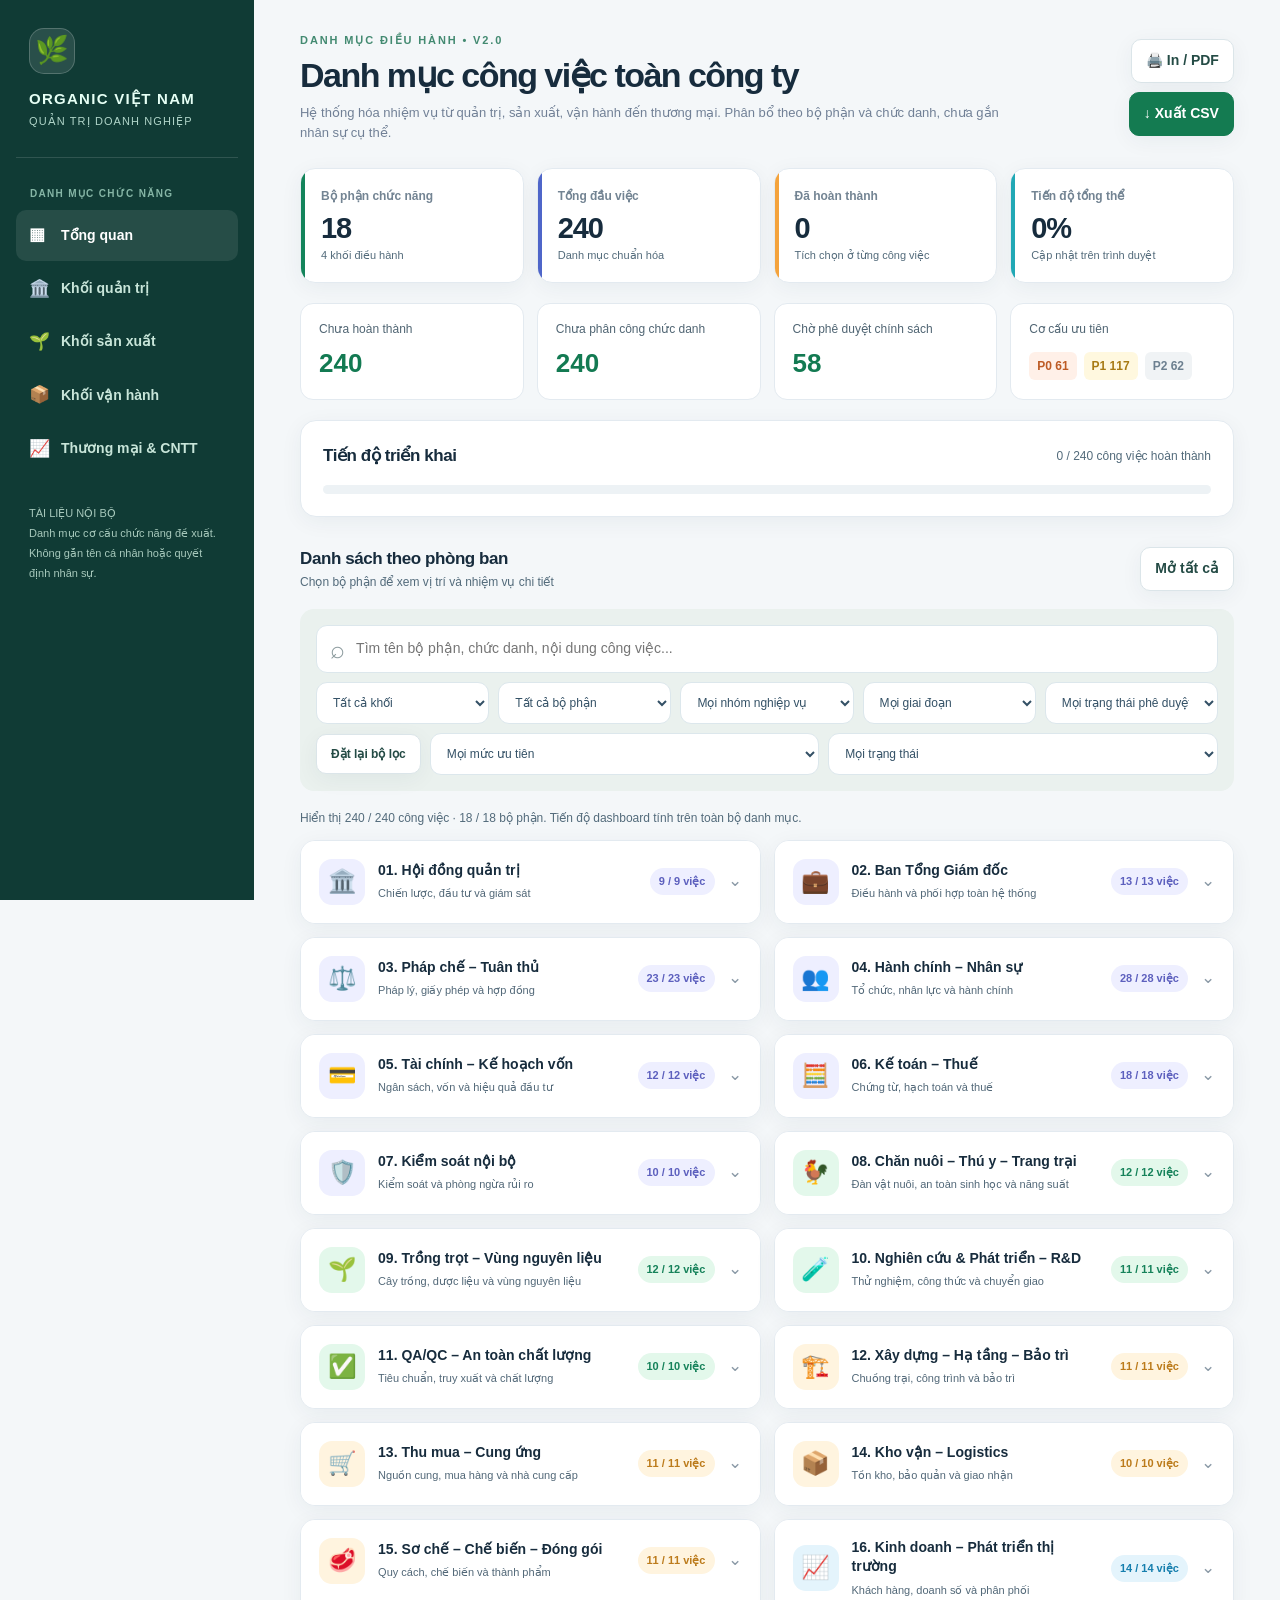
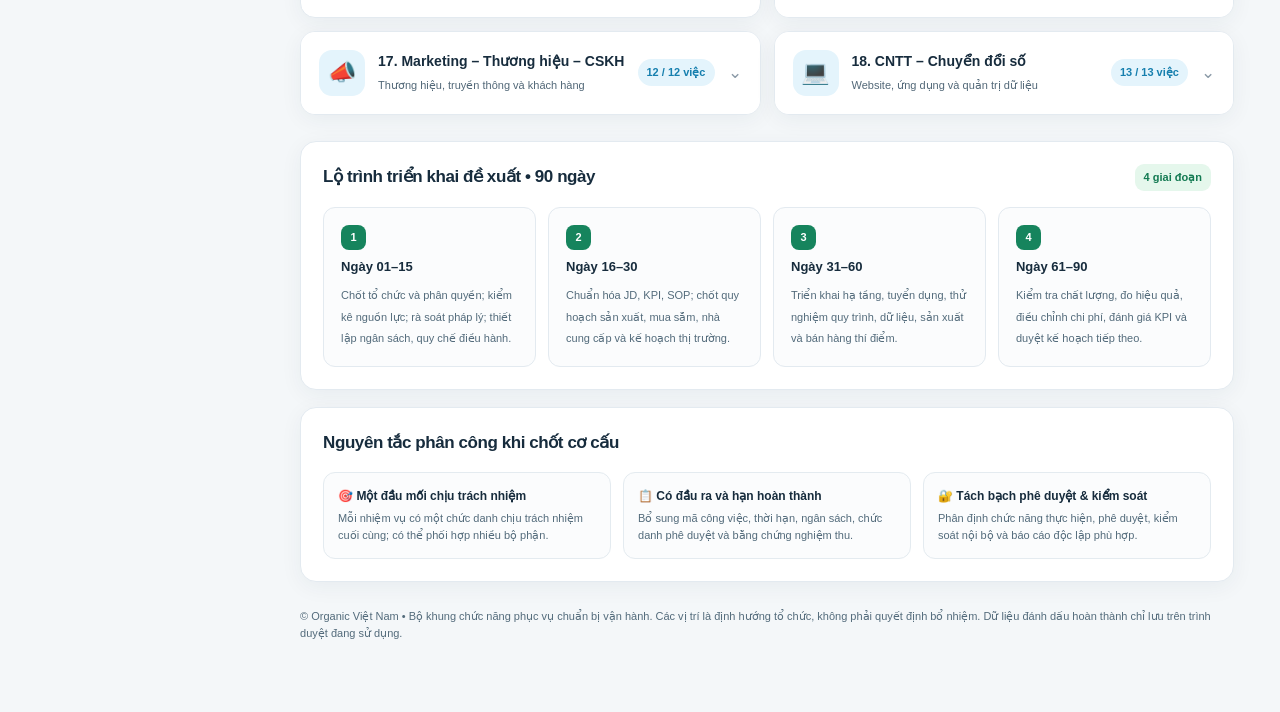
<file: index.html>
<!doctype html>
<html lang="vi"><head><meta charset="utf-8"><meta name="viewport" content="width=device-width,initial-scale=1"><meta name="color-scheme" content="light"><title>ORGANIC VIỆT NAM | Danh mục công việc toàn công ty</title>
<style>
:root{--ink:#172c3d;--muted:#718096;--line:#e3eaf0;--bg:#f4f7f9;--green:#137a52;--lime:#ddf8e9;--shadow:0 5px 22px rgba(20,52,70,.055)}*{box-sizing:border-box}body{margin:0;background:var(--bg);color:var(--ink);font:14px/1.55 Inter,-apple-system,BlinkMacSystemFont,"Segoe UI",Arial,sans-serif}button,input,select{font:inherit}button{cursor:pointer}.layout{display:grid;grid-template-columns:254px 1fr;min-height:100vh}.side{background:#103b35;color:#e6fff5;padding:28px 16px;position:sticky;top:0;height:100vh;overflow:auto}.brand{padding:0 13px 25px;border-bottom:1px solid #ffffff22}.mark{display:inline-flex;width:46px;height:46px;align-items:center;justify-content:center;background:#ffffff1b;border:1px solid #ffffff33;border-radius:15px;font-size:27px;margin-bottom:13px}.brand strong{display:block;letter-spacing:.085em;font-size:15px}.brand span{font-size:11px;letter-spacing:.1em;color:#b0d5c9}.navhead{color:#86b6a6;text-transform:uppercase;letter-spacing:.13em;font-size:10px;font-weight:800;margin:28px 14px 9px}.navbutton{width:100%;border:0;display:flex;align-items:center;gap:11px;text-align:left;background:transparent;color:#c8e5d9;border-radius:10px;padding:12px 13px;font-weight:600;margin:3px 0}.navbutton:hover,.navbutton.active{background:#ffffff17;color:white}.navbutton .navicon{font-size:17px;width:21px}.sidefoot{margin:30px 13px 0;font-size:11px;color:#a7c9bc;line-height:1.8}.main{min-width:0;padding:32px clamp(18px,3.6vw,56px) 70px;max-width:1580px;width:100%;margin:auto}.topline{display:flex;justify-content:space-between;align-items:center;gap:18px;margin-bottom:24px}.eyebrow{color:#438a71;font-size:11px;font-weight:800;letter-spacing:.17em;text-transform:uppercase}.topline h1{font-size:clamp(23px,3vw,34px);margin:6px 0 7px;letter-spacing:-.045em;line-height:1.2}.sub{color:var(--muted);max-width:720px;font-size:13px;margin:0}.topactions{display:flex;gap:9px;flex-wrap:wrap;justify-content:end}.btn{border:1px solid #dbe5e9;color:#244b45;border-radius:10px;padding:10px 14px;background:#fff;font-weight:700;box-shadow:var(--shadow)}.btn:hover{border-color:#86c8a5}.btn.primary{background:#147b51;color:#fff;border-color:#147b51}.stats{display:grid;grid-template-columns:repeat(4,minmax(0,1fr));gap:13px;margin:25px 0 20px}.stat{background:white;border:1px solid var(--line);padding:18px 20px;border-radius:15px;box-shadow:var(--shadow);position:relative;overflow:hidden}.stat:before{content:"";width:4px;position:absolute;left:0;top:0;bottom:0;background:var(--accent)}.stat .k{font-size:12px;font-weight:650;color:#738493}.stat .v{font-size:29px;font-weight:850;line-height:1.15;margin:6px 0 2px;letter-spacing:-.04em}.stat .note{font-size:11px;color:#8a98a5}.panel{background:white;border:1px solid var(--line);border-radius:16px;box-shadow:var(--shadow);margin:17px 0;padding:22px}.rowtitle{display:flex;justify-content:space-between;align-items:center;gap:15px;margin-bottom:16px}.rowtitle h2{font-size:17px;letter-spacing:-.025em;margin:0}.tiny{color:#788998;font-size:12px}.progress{height:9px;background:#edf2f5;border-radius:30px;overflow:hidden}.bar{height:100%;background:linear-gradient(90deg,#1b9464,#5bc48b);width:0%;transition:.2s}.filters{display:flex;gap:10px;align-items:center;flex-wrap:wrap;margin:18px 0}.search{position:relative;flex:1;min-width:240px}.search input{width:100%;padding:12px 14px 12px 39px;border:1px solid #dce7ec;background:white;border-radius:11px;outline:none}.search input:focus{border-color:#31a775;box-shadow:0 0 0 3px #31a77518}.search:before{content:"⌕";position:absolute;left:14px;top:5px;color:#8b9a9d;font-size:25px}.sel{border-radius:11px;padding:12px;border:1px solid #dce7ec;color:#345166;background:white;min-width:160px}.deptgrid{display:grid;grid-template-columns:repeat(2,minmax(0,1fr));gap:13px}.dept{background:#fff;border:1px solid var(--line);border-radius:15px;box-shadow:var(--shadow);overflow:hidden;scroll-margin-top:12px}.depthead{display:flex;gap:13px;align-items:center;padding:18px;cursor:pointer;user-select:none}.depthead:hover{background:#fafcfd}.symbol{width:46px;height:46px;border-radius:13px;display:grid;place-items:center;font-size:23px;flex-shrink:0;background:var(--soft)}.dtitle{flex:1;min-width:0}.dtitle h3{font-size:14px;margin:0 0 4px;line-height:1.3}.dtitle p{font-size:11px;color:#8a98a5;margin:0}.count{font-size:11px;color:var(--accent);background:var(--soft);white-space:nowrap;border-radius:20px;padding:5px 9px;font-weight:800}.chevron{color:#8b9aa7;font-size:17px;transition:.2s}.dept.expanded .chevron{transform:rotate(180deg)}.body{display:none;border-top:1px solid var(--line);padding:16px 18px 18px}.dept.expanded .body{display:block}.roles{font-size:12px;background:#f6f9fb;padding:10px 12px;border-radius:9px;color:#647486;margin-bottom:12px}.roles b{color:#334f5a}.taskline{display:flex;gap:10px;align-items:flex-start;padding:9px 0;border-bottom:1px dashed #e8eef1}.taskline:last-child{border:0}.taskline input{accent-color:#168958;width:16px;height:16px;margin:3px 0 0;flex-shrink:0}.taskline label{flex:1;font-size:12px;cursor:pointer}.taskline.done label{text-decoration:line-through;color:#9ba7ae}.priority{font-size:10px;padding:2px 6px;border-radius:6px;background:#f0f3f5;color:#6d8090;font-weight:750;white-space:nowrap}.priority.P0{background:#fff0e8;color:#bd5b25}.priority.P1{background:#fff8df;color:#a87b14}.badge{border-radius:9px;font-size:11px;font-weight:750;padding:5px 9px}.phasegrid{display:grid;grid-template-columns:repeat(4,minmax(0,1fr));gap:12px}.phase{padding:17px;border:1px solid var(--line);border-radius:12px;background:#fbfcfd}.phase b{display:block;font-size:13px;margin:7px 0}.phase span{font-size:11px;color:#8292a0}.phase .num{font-size:11px;color:white;font-weight:900;background:#16845d;width:25px;height:25px;display:grid;place-items:center;border-radius:8px}.method{display:grid;grid-template-columns:repeat(3,1fr);gap:12px}.method>div{border:1px solid #e4ebf0;border-radius:12px;padding:14px;background:#fbfcfd}.method b{display:block;font-size:12px;margin-bottom:4px}.method p{font-size:11px;color:#738696;margin:0}.foot{color:#82929e;font-size:11px;margin-top:26px}.hidden{display:none!important}.empty{padding:24px;background:#fff;border-radius:12px;color:#84919b;text-align:center;grid-column:1/-1}@media(max-width:1080px){.layout{grid-template-columns:200px 1fr}.stats{grid-template-columns:repeat(2,1fr)}.deptgrid{grid-template-columns:1fr}.phasegrid{grid-template-columns:repeat(2,1fr)}}@media(max-width:730px){.layout{display:block}.side{position:static;height:auto;padding:15px}.brand{padding:0 0 10px;display:flex;align-items:center;gap:12px}.mark{margin:0}.navhead,.sidefoot{display:none}.nav{display:flex;overflow-x:auto;gap:5px;margin-top:10px}.navbutton{width:auto;white-space:nowrap;padding:9px}.main{padding:22px 14px 50px}.topline{display:block}.topactions{justify-content:start;margin-top:15px}.stats{gap:9px}.stat{padding:13px}.stat .v{font-size:24px}.panel{padding:15px}.method{grid-template-columns:1fr}.phasegrid{grid-template-columns:1fr 1fr}.filters{align-items:stretch}.sel{flex:1}.depthead{padding:13px;gap:9px}.symbol{width:41px;height:41px}.count{padding:4px 6px}}@media print{.side,.topactions,.filters,.taskline input,.chevron{display:none!important}.layout{display:block}.main{max-width:none;padding:0}.deptgrid{grid-template-columns:1fr}.dept{break-inside:avoid}.dept .body{display:block!important}.stats{grid-template-columns:repeat(4,1fr)}.panel{break-inside:avoid}body{background:white}.foot{margin-top:15px}} 
/* Upgrade: preserve the original corporate layout and add readable task detail. */
.managementstats{display:grid;grid-template-columns:repeat(4,minmax(0,1fr));gap:13px;margin-bottom:20px}.mini-stat{padding:16px 18px;border:1px solid var(--line);border-radius:13px;background:#fff}.mini-stat>span{display:block;font-size:12px;color:#506573}.mini-stat>strong{display:block;font-size:26px;color:#137a52;margin-top:4px}.prioritymix>div{display:flex;flex-wrap:wrap;gap:7px;margin-top:13px}.prioritymix .priority{font-size:12px;padding:5px 8px}.filters{padding:16px;background:#eaf1ee;border-radius:14px;gap:9px}.filters .search{order:-2;flex-basis:100%;min-width:0}.filters #groupSelect{order:-1}.filters .sel{flex:1;min-width:165px;max-width:100%;font-size:12px}.filters .btn{font-size:12px}.depthead{width:100%;border:0;background:#fff;text-align:left;color:var(--ink);font:inherit}.dtitle strong{display:block;font-size:14px;line-height:1.4}.deptdesc{display:block;font-size:11px;color:#526878;margin-top:5px}.taskcard{padding:12px 0;border-bottom:1px solid var(--line)}.taskcard:last-child{border-bottom:0}.taskline{border:0;padding:0;align-items:flex-start}.taskname{flex:1;min-width:0}.taskname label{display:block;color:#203d4b;line-height:1.6;font-size:13px}.taskcode{display:block;color:#526878;font-size:10px;font-weight:800;letter-spacing:.06em;margin-bottom:2px}.tasksummary{display:flex;flex-wrap:wrap;align-items:center;gap:6px;margin:8px 0 8px 26px;font-size:10px;color:#506573}.approval{display:inline-block;color:#805017;background:#fff3d5;border:1px solid #ecd297;border-radius:5px;padding:2px 6px;font-weight:700}.approval.verify{color:#665086;background:#f1edf8;border-color:#d9cbea}.completion{color:#526878}.done .completion{color:#137a52;font-weight:700}.taskcard.done .taskname label{text-decoration:line-through;color:#506e60}.taskcard details{margin-left:26px}.taskcard summary{cursor:pointer;font-size:11px;color:#146649;padding:3px 0;font-weight:700}.taskmeta{display:grid;grid-template-columns:1fr 1fr;gap:12px;margin:12px 0 0;padding:13px;border-radius:9px;background:#f5f8f6;overflow-wrap:anywhere}.taskmeta>div{min-width:0}.taskmeta .wide{grid-column:1/-1}.taskmeta dt{font-size:10px;text-transform:uppercase;letter-spacing:.035em;font-weight:750;color:#526878;margin-bottom:3px}.taskmeta dd{margin:0;font-size:12px;color:#25463d;line-height:1.7}.tiny,.stat .note,.phase span,.method p,.foot{color:#536b7b}.roles{color:#4b6371}.notice{padding:12px 16px;background:#fff3d5;color:#754916;border:1px solid #e8cf93;border-radius:10px;font-size:12px}.print-only{display:none}button:focus-visible,summary:focus-visible,input:focus-visible,select:focus-visible{outline:3px solid #2c9e70;outline-offset:3px}.search input{color:var(--ink)}
@media(max-width:1080px){.managementstats{grid-template-columns:repeat(2,minmax(0,1fr))}}
@media(max-width:730px){.filters{padding:11px}.filters .sel{min-width:140px;width:100%}.managementstats{gap:9px}.mini-stat{padding:12px}.taskmeta{grid-template-columns:1fr}.taskmeta .wide{grid-column:auto}.taskcard details,.tasksummary{margin-left:0}.depthead .count{font-size:10px}.depthead{gap:8px}.depthead .symbol{width:34px;height:34px;font-size:20px}.dtitle strong{font-size:13px}.main{overflow-wrap:anywhere}}
@media print{@page{size:A4;margin:14mm 12mm}.print-only{display:block!important}#departmentGrid,.filters,#resultCount,#storageNotice,.main>.rowtitle,.main>.panel,.foot{display:none!important}.side,.topactions{display:none!important}.main{max-width:none;padding:0}.topline{margin-bottom:7mm}.topline h1{font-size:22px}.stats,.managementstats{grid-template-columns:repeat(4,minmax(0,1fr));gap:5px;margin:8px 0}.stat,.mini-stat{box-shadow:none;padding:8px;border-radius:4px}.stat .v,.mini-stat>strong{font-size:20px}.stat .note{display:none}.mini-stat>span{font-size:9px}.prioritymix>div{gap:3px;flex-wrap:wrap;margin-top:5px}.prioritymix .priority{font-size:9px;padding:2px}.print-task{break-inside:avoid;padding:10px 0;border-bottom:1px solid #ccd8d2}.print-task h4{font-size:12px;margin:0 0 3px;break-after:avoid}.print-task>p{font-size:10px;margin:0 0 5px;break-after:avoid}.print-task .taskmeta{margin:0;background:white;border:1px solid #dbe4df;gap:8px;padding:9px}.taskmeta>div{break-inside:avoid}.taskmeta dt{font-size:9px}.taskmeta dd{font-size:10px}.print-department>h3{font-size:15px;margin-top:8mm;break-after:avoid}.print-only>h2{font-size:15px}.print-only>p{font-size:10px}body{color:#152d24;background:#fff}*{-webkit-print-color-adjust:exact;print-color-adjust:exact}}

</style></head><body><div class="layout"><aside class="side"><div class="brand"><div class="mark">🌿</div><div><strong>ORGANIC VIỆT NAM</strong><span>QUẢN TRỊ DOANH NGHIỆP</span></div></div><div class="navhead">Danh mục chức năng</div><nav class="nav" id="nav"><button class="navbutton active" data-filter="all"><span class="navicon">▦</span>Tổng quan</button><button class="navbutton" data-filter="governance"><span class="navicon">🏛️</span>Khối quản trị</button><button class="navbutton" data-filter="production"><span class="navicon">🌱</span>Khối sản xuất</button><button class="navbutton" data-filter="operations"><span class="navicon">📦</span>Khối vận hành</button><button class="navbutton" data-filter="commercial"><span class="navicon">📈</span>Thương mại & CNTT</button></nav><div class="sidefoot">TÀI LIỆU NỘI BỘ<br>Danh mục cơ cấu chức năng đề xuất.<br>Không gắn tên cá nhân hoặc quyết định nhân sự.</div></aside><main class="main"><div class="topline"><div><div class="eyebrow">DANH MỤC ĐIỀU HÀNH • V2.0</div><h1>Danh mục công việc toàn công ty</h1><p class="sub">Hệ thống hóa nhiệm vụ từ quản trị, sản xuất, vận hành đến thương mại. Phân bổ theo bộ phận và chức danh, chưa gắn nhân sự cụ thể.</p></div><div class="topactions"><button class="btn" id="printBtn">🖨️ In / PDF</button><button class="btn primary" id="csvBtn">↓ Xuất CSV</button></div></div>
<section class="stats"><div class="stat" style="--accent:#14845b"><div class="k">Bộ phận chức năng</div><div class="v" id="deptTotal">—</div><div class="note"><span id="groupTotal">—</span> khối điều hành</div></div><div class="stat" style="--accent:#4f66c9"><div class="k">Tổng đầu việc</div><div class="v" id="taskTotal">—</div><div class="note">Danh mục chuẩn hóa</div></div><div class="stat" style="--accent:#f4a33c"><div class="k">Đã hoàn thành</div><div class="v" id="doneTotal">0</div><div class="note">Tích chọn ở từng công việc</div></div><div class="stat" style="--accent:#21a8b5"><div class="k">Tiến độ tổng thể</div><div class="v" id="percent">0%</div><div class="note">Cập nhật trên trình duyệt</div></div></section>
<section class="managementstats" aria-label="Chỉ số quản trị"><div class="mini-stat"><span>Chưa hoàn thành</span><strong id="todoTotal">—</strong></div><div class="mini-stat"><span>Chưa phân công chức danh</span><strong id="unassignedTotal">—</strong></div><div class="mini-stat"><span>Chờ phê duyệt chính sách</span><strong id="approvalTotal">—</strong></div><div class="mini-stat prioritymix"><span>Cơ cấu ưu tiên</span><div><span class="priority P0">P0 <b id="countP0">—</b></span><span class="priority P1">P1 <b id="countP1">—</b></span><span class="priority P2">P2 <b id="countP2">—</b></span></div></div></section>

<section class="panel"><div class="rowtitle"><h2>Tiến độ triển khai</h2><span class="tiny" id="progressText">Đang tính tiến độ</span></div><div class="progress"><div class="bar" id="progressBar"></div></div></section>
<div class="rowtitle" style="margin-top:29px"><div><h2 style="margin:0">Danh sách theo phòng ban</h2><div class="tiny">Chọn bộ phận để xem vị trí và nhiệm vụ chi tiết</div></div><div><button class="btn" id="expandBtn">Mở tất cả</button></div></div><div class="filters"><select class="sel" id="departmentSelect" aria-label="Lọc bộ phận"></select><select class="sel" id="categorySelect" aria-label="Lọc nhóm nghiệp vụ"></select><select class="sel" id="phaseSelect" aria-label="Lọc giai đoạn"></select><select class="sel" id="approvalSelect" aria-label="Lọc phê duyệt"></select><button class="btn" id="resetBtn">Đặt lại bộ lọc</button>
<div class="search"><input id="search" type="search" placeholder="Tìm tên bộ phận, chức danh, nội dung công việc..." aria-label="Tìm kiếm"></div><select class="sel" id="groupSelect" aria-label="Lọc khối"><option value="all">Tất cả khối</option><option value="governance">Quản trị</option><option value="production">Sản xuất</option><option value="operations">Vận hành</option><option value="commercial">Thương mại & CNTT</option></select><select class="sel" id="prioritySelect" aria-label="Lọc mức ưu tiên"><option value="all">Mọi mức ưu tiên</option><option value="P0">P0 — Ưu tiên ngay</option><option value="P1">P1 — Ưu tiên cao</option><option value="P2">P2 — Tiếp theo</option></select><select class="sel" id="statusSelect" aria-label="Lọc trạng thái"><option value="all">Mọi trạng thái</option><option value="todo">Chưa hoàn thành</option><option value="done">Đã hoàn thành</option></select></div><p id="resultCount" class="tiny" aria-live="polite"></p><p id="storageNotice" class="notice hidden" role="status"></p><div id="departmentGrid" class="deptgrid"></div>
<section class="panel" style="margin-top:26px"><div class="rowtitle"><h2>Lộ trình triển khai đề xuất • 90 ngày</h2><span class="badge" style="color:#137a52;background:#e5f7ec">4 giai đoạn</span></div><div class="phasegrid"><div class="phase"><div class="num">1</div><b>Ngày 01–15</b><span>Chốt tổ chức và phân quyền; kiểm kê nguồn lực; rà soát pháp lý; thiết lập ngân sách, quy chế điều hành.</span></div><div class="phase"><div class="num">2</div><b>Ngày 16–30</b><span>Chuẩn hóa JD, KPI, SOP; chốt quy hoạch sản xuất, mua sắm, nhà cung cấp và kế hoạch thị trường.</span></div><div class="phase"><div class="num">3</div><b>Ngày 31–60</b><span>Triển khai hạ tầng, tuyển dụng, thử nghiệm quy trình, dữ liệu, sản xuất và bán hàng thí điểm.</span></div><div class="phase"><div class="num">4</div><b>Ngày 61–90</b><span>Kiểm tra chất lượng, đo hiệu quả, điều chỉnh chi phí, đánh giá KPI và duyệt kế hoạch tiếp theo.</span></div></div></section>
<section class="panel"><div class="rowtitle"><h2>Nguyên tắc phân công khi chốt cơ cấu</h2></div><div class="method"><div><b>🎯 Một đầu mối chịu trách nhiệm</b><p>Mỗi nhiệm vụ có một chức danh chịu trách nhiệm cuối cùng; có thể phối hợp nhiều bộ phận.</p></div><div><b>📋 Có đầu ra và hạn hoàn thành</b><p>Bổ sung mã công việc, thời hạn, ngân sách, chức danh phê duyệt và bằng chứng nghiệm thu.</p></div><div><b>🔐 Tách bạch phê duyệt & kiểm soát</b><p>Phân định chức năng thực hiện, phê duyệt, kiểm soát nội bộ và báo cáo độc lập phù hợp.</p></div></div></section>
<div id="printCatalogue" class="print-only"></div><div class="foot">© Organic Việt Nam • Bộ khung chức năng phục vụ chuẩn bị vận hành. Các vị trí là định hướng tổ chức, không phải quyết định bổ nhiệm. Dữ liệu đánh dấu hoàn thành chỉ lưu trên trình duyệt đang sử dụng.</div></main></div>
<script>
const DATA=[
  {
    "id": "01",
    "name": "Hội đồng quản trị",
    "icon": "landmark",
    "group": "governance",
    "roles": "Chủ tịch HĐQT, Thành viên HĐQT, Thư ký HĐQT",
    "desc": "Chiến lược, đầu tư và giám sát",
    "tasks": [
      {
        "id": "01-01",
        "name": "Hoàn thiện điều lệ và quy chế hoạt động HĐQT",
        "priority": "P0",
        "phase": 1,
        "departmentId": "01",
        "category": "Quản trị và phân quyền",
        "title": "Hoàn thiện điều lệ và quy chế hoạt động HĐQT",
        "description": "Thiết lập phạm vi, điều kiện đầu vào, bước thực hiện và tiêu chí nghiệm thu cho nhiệm vụ: Hoàn thiện điều lệ và quy chế hoạt động HĐQT.",
        "responsibleRole": "Chưa phân công",
        "collaboratingDepartments": [],
        "deliverable": "Hồ sơ hoàn thiện điều lệ và quy chế hoạt động HĐQT; kèm kết quả rà soát, danh mục tồn tại và bằng chứng nghiệm thu.",
        "status": "todo",
        "approvalStatus": "Chờ phê duyệt",
        "source": "Danh mục HTML ban đầu",
        "notes": "Chờ phê duyệt cơ cấu. Chức danh đề xuất: Chủ tịch HĐQT. Chưa xác nhận phân công. Tên nhiệm vụ mô tả việc cần làm, không xác nhận văn bản đã ban hành."
      },
      {
        "id": "01-02",
        "name": "Phê duyệt chiến lược phát triển và định hướng dài hạn",
        "priority": "P0",
        "phase": 1,
        "departmentId": "01",
        "category": "Quản trị và phân quyền",
        "title": "Phê duyệt chiến lược phát triển và định hướng dài hạn",
        "description": "Thiết lập phạm vi, điều kiện đầu vào, bước thực hiện và tiêu chí nghiệm thu cho nhiệm vụ: Phê duyệt chiến lược phát triển và định hướng dài hạn.",
        "responsibleRole": "Chưa phân công",
        "collaboratingDepartments": [],
        "deliverable": "Hồ sơ phê duyệt chiến lược phát triển và định hướng dài hạn; kèm kết quả rà soát, danh mục tồn tại và bằng chứng nghiệm thu.",
        "status": "todo",
        "approvalStatus": "Chờ phê duyệt",
        "source": "Danh mục HTML ban đầu",
        "notes": "Chờ phê duyệt cơ cấu. Chức danh đề xuất: Chủ tịch HĐQT. Chưa xác nhận phân công. Tên nhiệm vụ mô tả việc cần làm, không xác nhận văn bản đã ban hành."
      },
      {
        "id": "01-03",
        "name": "Phê duyệt mô hình kinh doanh, danh mục sản phẩm và thị trường trọng điểm",
        "priority": "P0",
        "phase": 1,
        "departmentId": "01",
        "category": "Quản trị và phân quyền",
        "title": "Phê duyệt mô hình kinh doanh, danh mục sản phẩm và thị trường trọng điểm",
        "description": "Thiết lập phạm vi, điều kiện đầu vào, bước thực hiện và tiêu chí nghiệm thu cho nhiệm vụ: Phê duyệt mô hình kinh doanh, danh mục sản phẩm và thị trường trọng điểm.",
        "responsibleRole": "Chưa phân công",
        "collaboratingDepartments": [],
        "deliverable": "Hồ sơ phê duyệt mô hình kinh doanh, danh mục sản phẩm và thị trường trọng điểm; kèm kết quả rà soát, danh mục tồn tại và bằng chứng nghiệm thu.",
        "status": "todo",
        "approvalStatus": "Chờ phê duyệt",
        "source": "Danh mục HTML ban đầu",
        "notes": "Chờ phê duyệt cơ cấu. Chức danh đề xuất: Chủ tịch HĐQT. Chưa xác nhận phân công. Tên nhiệm vụ mô tả việc cần làm, không xác nhận văn bản đã ban hành."
      },
      {
        "id": "01-04",
        "name": "Xác định vốn điều lệ, cơ cấu vốn và kế hoạch huy động",
        "priority": "P1",
        "phase": 2,
        "departmentId": "01",
        "category": "Quản trị và phân quyền",
        "title": "Xác định vốn điều lệ, cơ cấu vốn và kế hoạch huy động",
        "description": "Thiết lập phạm vi, điều kiện đầu vào, bước thực hiện và tiêu chí nghiệm thu cho nhiệm vụ: Xác định vốn điều lệ, cơ cấu vốn và kế hoạch huy động.",
        "responsibleRole": "Chưa phân công",
        "collaboratingDepartments": [],
        "deliverable": "Hồ sơ xác định vốn điều lệ, cơ cấu vốn và kế hoạch huy động; kèm kết quả rà soát, danh mục tồn tại và bằng chứng nghiệm thu.",
        "status": "todo",
        "approvalStatus": "Chờ phê duyệt",
        "source": "Danh mục HTML ban đầu",
        "notes": "Chờ phê duyệt cơ cấu. Chức danh đề xuất: Chủ tịch HĐQT. Chưa xác nhận phân công. Kế hoạch vốn, ngân sách hoặc chủ trương đầu tư cần trình duyệt; chưa xác nhận có phê duyệt."
      },
      {
        "id": "01-05",
        "name": "Phê duyệt cơ cấu tổ chức và chính sách phân quyền",
        "priority": "P1",
        "phase": 2,
        "departmentId": "01",
        "category": "Quản trị và phân quyền",
        "title": "Phê duyệt cơ cấu tổ chức và chính sách phân quyền",
        "description": "Thiết lập phạm vi, điều kiện đầu vào, bước thực hiện và tiêu chí nghiệm thu cho nhiệm vụ: Phê duyệt cơ cấu tổ chức và chính sách phân quyền.",
        "responsibleRole": "Chưa phân công",
        "collaboratingDepartments": [],
        "deliverable": "Hồ sơ phê duyệt cơ cấu tổ chức và chính sách phân quyền; kèm kết quả rà soát, danh mục tồn tại và bằng chứng nghiệm thu.",
        "status": "todo",
        "approvalStatus": "Chờ phê duyệt",
        "source": "Danh mục HTML ban đầu",
        "notes": "Chờ phê duyệt cơ cấu. Chức danh đề xuất: Chủ tịch HĐQT. Chưa xác nhận phân công. Tên nhiệm vụ mô tả việc cần làm, không xác nhận văn bản đã ban hành."
      },
      {
        "id": "01-06",
        "name": "Quyết định chủ trương đầu tư vùng sản xuất, công trình và hệ thống phân phối",
        "priority": "P1",
        "phase": 2,
        "departmentId": "01",
        "category": "Quản trị và phân quyền",
        "title": "Quyết định chủ trương đầu tư vùng sản xuất, công trình và hệ thống phân phối",
        "description": "Thiết lập phạm vi, điều kiện đầu vào, bước thực hiện và tiêu chí nghiệm thu cho nhiệm vụ: Quyết định chủ trương đầu tư vùng sản xuất, công trình và hệ thống phân phối.",
        "responsibleRole": "Chưa phân công",
        "collaboratingDepartments": [],
        "deliverable": "Hồ sơ quyết định chủ trương đầu tư vùng sản xuất, công trình và hệ thống phân phối; kèm kết quả rà soát, danh mục tồn tại và bằng chứng nghiệm thu.",
        "status": "todo",
        "approvalStatus": "Chờ phê duyệt",
        "source": "Danh mục HTML ban đầu",
        "notes": "Chờ phê duyệt cơ cấu. Chức danh đề xuất: Chủ tịch HĐQT. Chưa xác nhận phân công. Kế hoạch vốn, ngân sách hoặc chủ trương đầu tư cần trình duyệt; chưa xác nhận có phê duyệt."
      },
      {
        "id": "01-07",
        "name": "Thiết lập chế độ giám sát, đánh giá hiệu quả đầu tư và quản trị rủi ro",
        "priority": "P1",
        "phase": 2,
        "departmentId": "01",
        "category": "Quản trị và phân quyền",
        "title": "Thiết lập chế độ giám sát, đánh giá hiệu quả đầu tư và quản trị rủi ro",
        "description": "Thiết lập phạm vi, điều kiện đầu vào, bước thực hiện và tiêu chí nghiệm thu cho nhiệm vụ: Thiết lập chế độ giám sát, đánh giá hiệu quả đầu tư và quản trị rủi ro.",
        "responsibleRole": "Chưa phân công",
        "collaboratingDepartments": [],
        "deliverable": "Hồ sơ thiết lập chế độ giám sát, đánh giá hiệu quả đầu tư và quản trị rủi ro; kèm kết quả rà soát, danh mục tồn tại và bằng chứng nghiệm thu.",
        "status": "todo",
        "approvalStatus": "Không áp dụng",
        "source": "Danh mục HTML ban đầu",
        "notes": "Chờ phê duyệt cơ cấu. Chức danh đề xuất: Chủ tịch HĐQT. Chưa xác nhận phân công."
      },
      {
        "id": "01-08",
        "name": "Lập lịch họp, quản lý nghị quyết và giám sát thực hiện",
        "priority": "P2",
        "phase": 3,
        "departmentId": "01",
        "category": "Pháp lý doanh nghiệp và quản trị nội bộ",
        "title": "Lập lịch họp, quản lý nghị quyết và giám sát thực hiện",
        "description": "Lập lịch họp HĐQT; chuẩn hóa biên bản, nghị quyết, đăng ký theo dõi và giám sát thực hiện; không xác nhận nghị quyết đã ban hành nếu thiếu chứng cứ.",
        "responsibleRole": "Chưa phân công",
        "collaboratingDepartments": [
          "03"
        ],
        "deliverable": "Lịch họp, bộ mẫu biên bản/nghị quyết HĐQT, sổ theo dõi hiệu lực và hành động sau họp.",
        "status": "todo",
        "approvalStatus": "Chờ phê duyệt",
        "source": "Hợp nhất từ hai nguồn",
        "notes": "Chờ phê duyệt cơ cấu. Chức danh đề xuất: Chủ tịch HĐQT. Chưa xác nhận phân công. Tham chiếu Sheet1!B14."
      },
      {
        "id": "01-09",
        "departmentId": "01",
        "category": "Phân quyền và điều hành",
        "name": "Phân định quản trị chiến lược và hỗ trợ giai đoạn khởi động",
        "title": "Phân định quản trị chiến lược và hỗ trợ giai đoạn khởi động",
        "description": "Xác định hỗ trợ khởi động trong xây dựng, nuôi trồng và chăn nuôi; không suy ra quyền điều hành thường xuyên hoặc thay thế Ban Tổng Giám đốc.",
        "responsibleRole": "Chưa phân công",
        "collaboratingDepartments": [
          "02",
          "03",
          "07"
        ],
        "deliverable": "Ma trận quyền hạn HĐQT/Ban điều hành; phạm vi, thời điểm rà soát và cơ chế báo cáo của hỗ trợ khởi động.",
        "priority": "P0",
        "phase": 1,
        "status": "todo",
        "approvalStatus": "Chờ phê duyệt",
        "source": "Excel bộ phận vận hành",
        "notes": "Chờ phê duyệt cơ cấu. Chức danh đề xuất: Chủ tịch HĐQT. Chưa xác nhận phân công. Tham chiếu Sheet1!B22."
      }
    ],
    "emoji": "🏛️"
  },
  {
    "id": "02",
    "name": "Ban Tổng Giám đốc",
    "icon": "briefcase-business",
    "group": "governance",
    "roles": "Tổng Giám đốc, Phó Tổng Giám đốc, Trợ lý điều hành",
    "desc": "Điều hành và phối hợp toàn hệ thống",
    "tasks": [
      {
        "id": "02-01",
        "name": "Xây dựng kế hoạch kinh doanh và vận hành năm, quý, tháng",
        "priority": "P0",
        "phase": 1,
        "departmentId": "02",
        "category": "Điều hành và phối hợp",
        "title": "Xây dựng kế hoạch kinh doanh và vận hành năm, quý, tháng",
        "description": "Thiết lập phạm vi, điều kiện đầu vào, bước thực hiện và tiêu chí nghiệm thu cho nhiệm vụ: Xây dựng kế hoạch kinh doanh và vận hành năm, quý, tháng.",
        "responsibleRole": "Chưa phân công",
        "collaboratingDepartments": [],
        "deliverable": "Hồ sơ xây dựng kế hoạch kinh doanh và vận hành năm, quý, tháng; kèm kết quả rà soát, danh mục tồn tại và bằng chứng nghiệm thu.",
        "status": "todo",
        "approvalStatus": "Không áp dụng",
        "source": "Danh mục HTML ban đầu",
        "notes": "Chờ phê duyệt cơ cấu. Chức danh đề xuất: Tổng Giám đốc. Chưa xác nhận phân công."
      },
      {
        "id": "02-02",
        "name": "Thiết lập sơ đồ tổ chức, mô tả công việc và phân quyền",
        "priority": "P0",
        "phase": 1,
        "departmentId": "02",
        "category": "Phân quyền và điều hành",
        "title": "Thiết lập sơ đồ tổ chức, mô tả công việc và phân quyền",
        "description": "Thiết kế sơ đồ tổ chức, JD và phạm vi điều hành của từng chức danh, bao gồm Phó Tổng Giám đốc; đối chiếu ủy quyền và cơ chế báo cáo.",
        "responsibleRole": "Chưa phân công",
        "collaboratingDepartments": [
          "01",
          "03",
          "04"
        ],
        "deliverable": "Sơ đồ tổ chức đề xuất, ma trận quyền hạn và JD theo chức danh có trạng thái duyệt.",
        "status": "todo",
        "approvalStatus": "Chờ phê duyệt",
        "source": "Hợp nhất từ hai nguồn",
        "notes": "Chờ phê duyệt cơ cấu. Chức danh đề xuất: Tổng Giám đốc. Chưa xác nhận phân công. Tên nhiệm vụ mô tả việc cần làm, không xác nhận văn bản đã ban hành. Tham chiếu Sheet1!B23. Không coi mô tả trong Excel là ủy quyền có hiệu lực."
      },
      {
        "id": "02-03",
        "name": "Giao KPI, ngân sách, nguồn lực và thời hạn từng bộ phận",
        "priority": "P0",
        "phase": 1,
        "departmentId": "02",
        "category": "Tổ chức và nhân sự",
        "title": "Giao KPI, ngân sách, nguồn lực và thời hạn từng bộ phận",
        "description": "Hướng dẫn từng bộ phận xây dựng KPI cho các cấp phụ trách; thống nhất chỉ tiêu, dữ liệu chứng minh và quy trình đánh giá; ngân sách và thời hạn chỉ giao khi có căn cứ.",
        "responsibleRole": "Chưa phân công",
        "collaboratingDepartments": [
          "04",
          "05"
        ],
        "deliverable": "Ma trận KPI từng cấp, phiếu giao chỉ tiêu, nguồn dữ liệu và quy trình rà soát/trình duyệt.",
        "status": "todo",
        "approvalStatus": "Chờ phê duyệt",
        "source": "Hợp nhất từ hai nguồn",
        "notes": "Chờ phê duyệt cơ cấu. Chức danh đề xuất: Tổng Giám đốc. Chưa xác nhận phân công. Tham chiếu Sheet1!B8. Tham chiếu Sheet1!B47."
      },
      {
        "id": "02-04",
        "name": "Điều phối kế hoạch chăn nuôi, trồng trọt, sơ chế và thương mại",
        "priority": "P1",
        "phase": 2,
        "departmentId": "02",
        "category": "Điều hành và phối hợp",
        "title": "Điều phối kế hoạch chăn nuôi, trồng trọt, sơ chế và thương mại",
        "description": "Thiết lập phạm vi, điều kiện đầu vào, bước thực hiện và tiêu chí nghiệm thu cho nhiệm vụ: Điều phối kế hoạch chăn nuôi, trồng trọt, sơ chế và thương mại.",
        "responsibleRole": "Chưa phân công",
        "collaboratingDepartments": [],
        "deliverable": "Hồ sơ điều phối kế hoạch chăn nuôi, trồng trọt, sơ chế và thương mại; kèm kết quả rà soát, danh mục tồn tại và bằng chứng nghiệm thu.",
        "status": "todo",
        "approvalStatus": "Không áp dụng",
        "source": "Danh mục HTML ban đầu",
        "notes": "Chờ phê duyệt cơ cấu. Chức danh đề xuất: Tổng Giám đốc. Chưa xác nhận phân công."
      },
      {
        "id": "02-05",
        "name": "Điều phối vốn, đất, thiết bị, nhân lực và tiến độ dự án",
        "priority": "P1",
        "phase": 2,
        "departmentId": "02",
        "category": "Điều hành và phối hợp",
        "title": "Điều phối vốn, đất, thiết bị, nhân lực và tiến độ dự án",
        "description": "Thiết lập phạm vi, điều kiện đầu vào, bước thực hiện và tiêu chí nghiệm thu cho nhiệm vụ: Điều phối vốn, đất, thiết bị, nhân lực và tiến độ dự án.",
        "responsibleRole": "Chưa phân công",
        "collaboratingDepartments": [],
        "deliverable": "Hồ sơ điều phối vốn, đất, thiết bị, nhân lực và tiến độ dự án; kèm kết quả rà soát, danh mục tồn tại và bằng chứng nghiệm thu.",
        "status": "todo",
        "approvalStatus": "Không áp dụng",
        "source": "Danh mục HTML ban đầu",
        "notes": "Chờ phê duyệt cơ cấu. Chức danh đề xuất: Tổng Giám đốc. Chưa xác nhận phân công."
      },
      {
        "id": "02-06",
        "name": "Tổ chức giao ban ngày, tuần và tháng",
        "priority": "P1",
        "phase": 2,
        "departmentId": "02",
        "category": "Điều hành và phối hợp",
        "title": "Tổ chức giao ban ngày, tuần và tháng",
        "description": "Thiết lập phạm vi, điều kiện đầu vào, bước thực hiện và tiêu chí nghiệm thu cho nhiệm vụ: Tổ chức giao ban ngày, tuần và tháng.",
        "responsibleRole": "Chưa phân công",
        "collaboratingDepartments": [],
        "deliverable": "Hồ sơ tổ chức giao ban ngày, tuần và tháng; kèm kết quả rà soát, danh mục tồn tại và bằng chứng nghiệm thu.",
        "status": "todo",
        "approvalStatus": "Không áp dụng",
        "source": "Danh mục HTML ban đầu",
        "notes": "Chờ phê duyệt cơ cấu. Chức danh đề xuất: Tổng Giám đốc. Chưa xác nhận phân công."
      },
      {
        "id": "02-07",
        "name": "Thiết lập quy trình trình ký, phê duyệt chi phí và hợp đồng",
        "priority": "P1",
        "phase": 2,
        "departmentId": "02",
        "category": "Pháp lý doanh nghiệp và quản trị nội bộ",
        "title": "Thiết lập quy trình trình ký, phê duyệt chi phí và hợp đồng",
        "description": "Thiết kế luồng trình ký chứng từ/hợp đồng, phạm vi ủy quyền theo chức danh, thời hạn và điều kiện thu hồi; chỉ áp dụng sau phê duyệt.",
        "responsibleRole": "Chưa phân công",
        "collaboratingDepartments": [
          "03",
          "05",
          "06"
        ],
        "deliverable": "Sơ đồ trình ký, ma trận ký chứng từ và dự thảo ủy quyền kèm sổ hiệu lực.",
        "status": "todo",
        "approvalStatus": "Chờ phê duyệt",
        "source": "Hợp nhất từ hai nguồn",
        "notes": "Chờ phê duyệt cơ cấu. Chức danh đề xuất: Tổng Giám đốc. Chưa xác nhận phân công. Tên nhiệm vụ mô tả việc cần làm, không xác nhận văn bản đã ban hành. Tham chiếu Sheet1!B17."
      },
      {
        "id": "02-08",
        "name": "Theo dõi tiến độ, xử lý điểm nghẽn và sự cố",
        "priority": "P2",
        "phase": 3,
        "departmentId": "02",
        "category": "Điều hành và phối hợp",
        "title": "Theo dõi tiến độ, xử lý điểm nghẽn và sự cố",
        "description": "Thiết lập phạm vi, điều kiện đầu vào, bước thực hiện và tiêu chí nghiệm thu cho nhiệm vụ: Theo dõi tiến độ, xử lý điểm nghẽn và sự cố.",
        "responsibleRole": "Chưa phân công",
        "collaboratingDepartments": [],
        "deliverable": "Hồ sơ theo dõi tiến độ, xử lý điểm nghẽn và sự cố; kèm kết quả rà soát, danh mục tồn tại và bằng chứng nghiệm thu.",
        "status": "todo",
        "approvalStatus": "Không áp dụng",
        "source": "Danh mục HTML ban đầu",
        "notes": "Chờ phê duyệt cơ cấu. Chức danh đề xuất: Tổng Giám đốc. Chưa xác nhận phân công."
      },
      {
        "id": "02-09",
        "name": "Xây dựng báo cáo quản trị trình cấp có thẩm quyền",
        "priority": "P2",
        "phase": 3,
        "departmentId": "02",
        "category": "Điều hành và phối hợp",
        "title": "Xây dựng báo cáo quản trị trình cấp có thẩm quyền",
        "description": "Thiết lập phạm vi, điều kiện đầu vào, bước thực hiện và tiêu chí nghiệm thu cho nhiệm vụ: Xây dựng báo cáo quản trị trình cấp có thẩm quyền.",
        "responsibleRole": "Chưa phân công",
        "collaboratingDepartments": [],
        "deliverable": "Hồ sơ xây dựng báo cáo quản trị trình cấp có thẩm quyền; kèm kết quả rà soát, danh mục tồn tại và bằng chứng nghiệm thu.",
        "status": "todo",
        "approvalStatus": "Không áp dụng",
        "source": "Danh mục HTML ban đầu",
        "notes": "Chờ phê duyệt cơ cấu. Chức danh đề xuất: Tổng Giám đốc. Chưa xác nhận phân công."
      },
      {
        "id": "02-10",
        "name": "Ban hành cơ chế phối hợp liên phòng ban",
        "priority": "P2",
        "phase": 3,
        "departmentId": "02",
        "category": "Hệ thống tài liệu nội bộ",
        "title": "Ban hành cơ chế phối hợp liên phòng ban",
        "description": "Thiết kế SOP từng bộ phận và quy trình liên phòng ban; chỉ định đầu vào/đầu ra, điểm bàn giao và cơ chế báo cáo, xử lý chậm trễ/vượt thẩm quyền.",
        "responsibleRole": "Chưa phân công",
        "collaboratingDepartments": [
          "04",
          "07"
        ],
        "deliverable": "Danh mục SOP, sơ đồ phối hợp, biểu mẫu bàn giao, lịch báo cáo và ma trận đầu mối theo chức danh.",
        "status": "todo",
        "approvalStatus": "Chờ phê duyệt",
        "source": "Hợp nhất từ hai nguồn",
        "notes": "Chờ phê duyệt cơ cấu. Chức danh đề xuất: Tổng Giám đốc. Chưa xác nhận phân công. Tên nhiệm vụ mô tả việc cần làm, không xác nhận văn bản đã ban hành. Tham chiếu Sheet1!B41."
      },
      {
        "id": "02-11",
        "departmentId": "02",
        "category": "Pháp lý doanh nghiệp và quản trị nội bộ",
        "name": "Chuẩn hóa biểu mẫu giao việc và ma trận RACI",
        "title": "Chuẩn hóa biểu mẫu giao việc và ma trận RACI",
        "description": "Chuẩn hóa biểu mẫu giao việc và ma trận RACI. Xác định đầu vào, phạm vi và tiêu chí kiểm tra trước khi nghiệm thu.",
        "responsibleRole": "Chưa phân công",
        "collaboratingDepartments": [
          "04",
          "07"
        ],
        "deliverable": "Mẫu phiếu giao việc với đầu ra, chức danh chủ trì/phối hợp/phê duyệt/tham vấn và ma trận RACI liên phòng ban.",
        "priority": "P1",
        "phase": 2,
        "status": "todo",
        "approvalStatus": "Chờ phê duyệt",
        "source": "Excel bộ phận vận hành",
        "notes": "Chờ phê duyệt cơ cấu. Chức danh đề xuất: Tổng Giám đốc. Chưa xác nhận phân công. Tham chiếu Sheet1!B19."
      },
      {
        "id": "02-12",
        "departmentId": "02",
        "category": "Hệ thống tài liệu nội bộ",
        "name": "Chuẩn hóa nội quy khối sản xuất",
        "title": "Chuẩn hóa nội quy khối sản xuất",
        "description": "Chuẩn hóa nội quy khối sản xuất. Xác định đầu vào, phạm vi và tiêu chí kiểm tra trước khi nghiệm thu.",
        "responsibleRole": "Chưa phân công",
        "collaboratingDepartments": [
          "08",
          "09",
          "11",
          "15",
          "04"
        ],
        "deliverable": "Dự thảo nội quy sản xuất và checklist triển khai tại chăn nuôi, trồng trọt, sơ chế; phân biệt nội quy và SOP.",
        "priority": "P1",
        "phase": 2,
        "status": "todo",
        "approvalStatus": "Chờ phê duyệt",
        "source": "Excel bộ phận vận hành",
        "notes": "Chờ phê duyệt cơ cấu. Chức danh đề xuất: Tổng Giám đốc. Chưa xác nhận phân công. Tham chiếu Sheet1!B40."
      },
      {
        "id": "02-13",
        "departmentId": "02",
        "category": "Phân quyền và điều hành",
        "name": "Thiết lập quy trình xử lý vấn đề vượt thẩm quyền",
        "title": "Thiết lập quy trình xử lý vấn đề vượt thẩm quyền",
        "description": "Thiết lập quy trình xử lý vấn đề vượt thẩm quyền. Xác định đầu vào, phạm vi và tiêu chí kiểm tra trước khi nghiệm thu.",
        "responsibleRole": "Chưa phân công",
        "collaboratingDepartments": [
          "01",
          "03",
          "07"
        ],
        "deliverable": "Sơ đồ tiếp nhận, đánh giá, trình cấp có thẩm quyền, phản hồi và theo dõi xử lý; biểu mẫu báo cáo ngoại lệ.",
        "priority": "P1",
        "phase": 2,
        "status": "todo",
        "approvalStatus": "Chờ phê duyệt",
        "source": "Đặc tả nâng cấp",
        "notes": "Chờ phê duyệt cơ cấu. Chức danh đề xuất: Tổng Giám đốc. Chưa xác nhận phân công. Bổ sung theo đặc tả nâng cấp, không phải nội dung trích từ Excel."
      }
    ],
    "emoji": "💼"
  },
  {
    "id": "03",
    "name": "Pháp chế – Tuân thủ",
    "icon": "scale",
    "group": "governance",
    "roles": "Trưởng Pháp chế, Chuyên viên pháp lý, Quản lý hồ sơ",
    "desc": "Pháp lý, giấy phép và hợp đồng",
    "tasks": [
      {
        "id": "03-01",
        "name": "Rà soát đăng ký doanh nghiệp, ngành nghề và điều lệ",
        "priority": "P0",
        "phase": 1,
        "departmentId": "03",
        "category": "Pháp lý doanh nghiệp và quản trị nội bộ",
        "title": "Rà soát đăng ký doanh nghiệp, ngành nghề và điều lệ",
        "description": "Đối chiếu điều lệ, đăng ký doanh nghiệp, ngành nghề và phiên bản hồ sơ; ghi rõ điểm thiếu, sai khác và nhu cầu sửa đổi.",
        "responsibleRole": "Chưa phân công",
        "collaboratingDepartments": [
          "01",
          "02"
        ],
        "deliverable": "Bảng rà soát điều lệ/đăng ký doanh nghiệp, danh mục hồ sơ còn thiếu và đề xuất cập nhật.",
        "status": "todo",
        "approvalStatus": "Cần xác minh",
        "source": "Hợp nhất từ hai nguồn",
        "notes": "Chờ phê duyệt cơ cấu. Chức danh đề xuất: Trưởng Pháp chế. Chưa xác nhận phân công. Tham chiếu Sheet1!B11. Tham chiếu Sheet1!B13."
      },
      {
        "id": "03-02",
        "name": "Kiểm tra hồ sơ góp vốn, cổ đông, quyền sử dụng đất và thuê đất",
        "priority": "P0",
        "phase": 1,
        "departmentId": "03",
        "category": "Pháp lý và quản lý đất đai",
        "title": "Kiểm tra hồ sơ góp vốn, cổ đông, quyền sử dụng đất và thuê đất",
        "description": "Phân loại đất dự kiến góp vốn, đất thuê và mặt nước; kiểm tra hồ sơ quyền sử dụng, thời hạn, mục đích, giới hạn sử dụng và điều kiện chuyển quyền/góp vốn.",
        "responsibleRole": "Chưa phân công",
        "collaboratingDepartments": [
          "09",
          "05",
          "12"
        ],
        "deliverable": "Sổ pháp lý từng khu đất/mặt nước, checklist điều kiện, hợp đồng và danh sách rủi ro cần xử lý.",
        "status": "todo",
        "approvalStatus": "Cần xác minh",
        "source": "Hợp nhất từ hai nguồn",
        "notes": "Chờ phê duyệt cơ cấu. Chức danh đề xuất: Trưởng Pháp chế. Chưa xác nhận phân công. Tham chiếu Sheet1!B33. Chưa xác nhận đủ điều kiện góp vốn. Tham chiếu Sheet1!B34."
      },
      {
        "id": "03-03",
        "name": "Lập ma trận giấy phép, điều kiện kinh doanh theo hoạt động",
        "priority": "P0",
        "phase": 1,
        "departmentId": "03",
        "category": "Pháp lý doanh nghiệp",
        "title": "Lập ma trận giấy phép, điều kiện kinh doanh theo hoạt động",
        "description": "Thiết lập phạm vi, điều kiện đầu vào, bước thực hiện và tiêu chí nghiệm thu cho nhiệm vụ: Lập ma trận giấy phép, điều kiện kinh doanh theo hoạt động.",
        "responsibleRole": "Chưa phân công",
        "collaboratingDepartments": [],
        "deliverable": "Hồ sơ lập ma trận giấy phép, điều kiện kinh doanh theo hoạt động; kèm kết quả rà soát, danh mục tồn tại và bằng chứng nghiệm thu.",
        "status": "todo",
        "approvalStatus": "Không áp dụng",
        "source": "Danh mục HTML ban đầu",
        "notes": "Chờ phê duyệt cơ cấu. Chức danh đề xuất: Trưởng Pháp chế. Chưa xác nhận phân công."
      },
      {
        "id": "03-04",
        "name": "Rà soát pháp lý chăn nuôi, thú y, giết mổ, sơ chế và ATTP",
        "priority": "P1",
        "phase": 2,
        "departmentId": "03",
        "category": "Pháp lý doanh nghiệp",
        "title": "Rà soát pháp lý chăn nuôi, thú y, giết mổ, sơ chế và ATTP",
        "description": "Thiết lập phạm vi, điều kiện đầu vào, bước thực hiện và tiêu chí nghiệm thu cho nhiệm vụ: Rà soát pháp lý chăn nuôi, thú y, giết mổ, sơ chế và ATTP.",
        "responsibleRole": "Chưa phân công",
        "collaboratingDepartments": [],
        "deliverable": "Hồ sơ rà soát pháp lý chăn nuôi, thú y, giết mổ, sơ chế và ATTP; kèm kết quả rà soát, danh mục tồn tại và bằng chứng nghiệm thu.",
        "status": "todo",
        "approvalStatus": "Không áp dụng",
        "source": "Danh mục HTML ban đầu",
        "notes": "Chờ phê duyệt cơ cấu. Chức danh đề xuất: Trưởng Pháp chế. Chưa xác nhận phân công."
      },
      {
        "id": "03-05",
        "name": "Rà soát điều kiện môi trường, xây dựng, PCCC và chất thải",
        "priority": "P1",
        "phase": 2,
        "departmentId": "03",
        "category": "Pháp lý doanh nghiệp",
        "title": "Rà soát điều kiện môi trường, xây dựng, PCCC và chất thải",
        "description": "Thiết lập phạm vi, điều kiện đầu vào, bước thực hiện và tiêu chí nghiệm thu cho nhiệm vụ: Rà soát điều kiện môi trường, xây dựng, PCCC và chất thải.",
        "responsibleRole": "Chưa phân công",
        "collaboratingDepartments": [],
        "deliverable": "Hồ sơ rà soát điều kiện môi trường, xây dựng, PCCC và chất thải; kèm kết quả rà soát, danh mục tồn tại và bằng chứng nghiệm thu.",
        "status": "todo",
        "approvalStatus": "Không áp dụng",
        "source": "Danh mục HTML ban đầu",
        "notes": "Chờ phê duyệt cơ cấu. Chức danh đề xuất: Trưởng Pháp chế. Chưa xác nhận phân công."
      },
      {
        "id": "03-06",
        "name": "Kiểm tra điều kiện pháp lý đối với các loài vật nuôi đặc thù",
        "priority": "P1",
        "phase": 2,
        "departmentId": "03",
        "category": "Pháp lý doanh nghiệp",
        "title": "Kiểm tra điều kiện pháp lý đối với các loài vật nuôi đặc thù",
        "description": "Thiết lập phạm vi, điều kiện đầu vào, bước thực hiện và tiêu chí nghiệm thu cho nhiệm vụ: Kiểm tra điều kiện pháp lý đối với các loài vật nuôi đặc thù.",
        "responsibleRole": "Chưa phân công",
        "collaboratingDepartments": [],
        "deliverable": "Hồ sơ kiểm tra điều kiện pháp lý đối với các loài vật nuôi đặc thù; kèm kết quả rà soát, danh mục tồn tại và bằng chứng nghiệm thu.",
        "status": "todo",
        "approvalStatus": "Không áp dụng",
        "source": "Danh mục HTML ban đầu",
        "notes": "Chờ phê duyệt cơ cấu. Chức danh đề xuất: Trưởng Pháp chế. Chưa xác nhận phân công."
      },
      {
        "id": "03-07",
        "name": "Soạn và kiểm soát hợp đồng lao động, mua bán, gia công và hợp tác",
        "priority": "P1",
        "phase": 2,
        "departmentId": "03",
        "category": "Tổ chức và nhân sự",
        "title": "Soạn và kiểm soát hợp đồng lao động, mua bán, gia công và hợp tác",
        "description": "Soạn bộ mẫu hợp đồng lao động, mua bán, gia công và hợp tác; kiểm tra điều khoản, thẩm quyền ký và phiên bản.",
        "responsibleRole": "Chưa phân công",
        "collaboratingDepartments": [
          "04",
          "13"
        ],
        "deliverable": "Bộ mẫu hợp đồng có checklist rà soát pháp lý và danh mục điều khoản cần phê duyệt.",
        "status": "todo",
        "approvalStatus": "Chờ phê duyệt",
        "source": "Hợp nhất từ hai nguồn",
        "notes": "Chờ phê duyệt cơ cấu. Chức danh đề xuất: Trưởng Pháp chế. Chưa xác nhận phân công. Tham chiếu Sheet1!B6."
      },
      {
        "id": "03-08",
        "name": "Rà soát pháp lý nhãn, công bố sản phẩm, quảng cáo và truy xuất",
        "priority": "P2",
        "phase": 3,
        "departmentId": "03",
        "category": "Pháp lý doanh nghiệp",
        "title": "Rà soát pháp lý nhãn, công bố sản phẩm, quảng cáo và truy xuất",
        "description": "Thiết lập phạm vi, điều kiện đầu vào, bước thực hiện và tiêu chí nghiệm thu cho nhiệm vụ: Rà soát pháp lý nhãn, công bố sản phẩm, quảng cáo và truy xuất.",
        "responsibleRole": "Chưa phân công",
        "collaboratingDepartments": [],
        "deliverable": "Hồ sơ rà soát pháp lý nhãn, công bố sản phẩm, quảng cáo và truy xuất; kèm kết quả rà soát, danh mục tồn tại và bằng chứng nghiệm thu.",
        "status": "todo",
        "approvalStatus": "Không áp dụng",
        "source": "Danh mục HTML ban đầu",
        "notes": "Chờ phê duyệt cơ cấu. Chức danh đề xuất: Trưởng Pháp chế. Chưa xác nhận phân công."
      },
      {
        "id": "03-09",
        "name": "Bảo vệ nhãn hiệu, tên miền và tài sản trí tuệ",
        "priority": "P2",
        "phase": 3,
        "departmentId": "03",
        "category": "Pháp lý doanh nghiệp",
        "title": "Bảo vệ nhãn hiệu, tên miền và tài sản trí tuệ",
        "description": "Thiết lập phạm vi, điều kiện đầu vào, bước thực hiện và tiêu chí nghiệm thu cho nhiệm vụ: Bảo vệ nhãn hiệu, tên miền và tài sản trí tuệ.",
        "responsibleRole": "Chưa phân công",
        "collaboratingDepartments": [],
        "deliverable": "Hồ sơ bảo vệ nhãn hiệu, tên miền và tài sản trí tuệ; kèm kết quả rà soát, danh mục tồn tại và bằng chứng nghiệm thu.",
        "status": "todo",
        "approvalStatus": "Không áp dụng",
        "source": "Danh mục HTML ban đầu",
        "notes": "Chờ phê duyệt cơ cấu. Chức danh đề xuất: Trưởng Pháp chế. Chưa xác nhận phân công."
      },
      {
        "id": "03-10",
        "name": "Quản lý hiệu lực giấy phép, hợp đồng và hồ sơ pháp lý",
        "priority": "P2",
        "phase": 3,
        "departmentId": "03",
        "category": "Pháp lý doanh nghiệp",
        "title": "Quản lý hiệu lực giấy phép, hợp đồng và hồ sơ pháp lý",
        "description": "Quản lý hiệu lực giấy phép, quyết định, ủy quyền, hợp đồng; chuẩn hóa lưu trữ, nhắc rà soát và thu hồi văn bản hết hiệu lực.",
        "responsibleRole": "Chưa phân công",
        "collaboratingDepartments": [
          "01",
          "02",
          "04"
        ],
        "deliverable": "Sổ hiệu lực với mã văn bản, nguồn chứng minh, kỳ rà soát, quyền truy cập và danh mục cần gia hạn.",
        "status": "todo",
        "approvalStatus": "Không áp dụng",
        "source": "Danh mục HTML ban đầu",
        "notes": "Chờ phê duyệt cơ cấu. Chức danh đề xuất: Trưởng Pháp chế. Chưa xác nhận phân công. Mở rộng theo đặc tả nâng cấp."
      },
      {
        "id": "03-11",
        "departmentId": "03",
        "category": "Tổ chức và nhân sự",
        "name": "Soạn mẫu thỏa thuận bảo mật thông tin (NDA)",
        "title": "Soạn mẫu thỏa thuận bảo mật thông tin (NDA)",
        "description": "Soạn mẫu thỏa thuận bảo mật thông tin (NDA). Xác định đầu vào, phạm vi và tiêu chí kiểm tra trước khi nghiệm thu.",
        "responsibleRole": "Chưa phân công",
        "collaboratingDepartments": [
          "04",
          "18"
        ],
        "deliverable": "Mẫu NDA, phạm vi thông tin mật, nghĩa vụ bảo mật và quy trình ký/lưu hồ sơ.",
        "priority": "P1",
        "phase": 2,
        "status": "todo",
        "approvalStatus": "Chờ phê duyệt",
        "source": "Excel bộ phận vận hành",
        "notes": "Chờ phê duyệt cơ cấu. Chức danh đề xuất: Trưởng Pháp chế. Chưa xác nhận phân công. Tham chiếu Sheet1!B7."
      },
      {
        "id": "03-12",
        "departmentId": "03",
        "category": "Pháp lý doanh nghiệp và quản trị nội bộ",
        "name": "Làm rõ thuật ngữ DNA trong nguyên tắc bảo mật",
        "title": "Làm rõ thuật ngữ DNA trong nguyên tắc bảo mật",
        "description": "Nguồn ghi DNA, chưa đủ căn cứ xác định là NDA hoặc tài liệu khác; cần làm rõ trước khi nhập chính sách.",
        "responsibleRole": "Chưa phân công",
        "collaboratingDepartments": [
          "04",
          "18"
        ],
        "deliverable": "Biên bản xác nhận thuật ngữ, phạm vi và loại văn bản cần xây dựng; liên kết NDA nếu được xác nhận.",
        "priority": "P1",
        "phase": 2,
        "status": "todo",
        "approvalStatus": "Cần xác minh",
        "source": "Excel bộ phận vận hành",
        "notes": "Chờ phê duyệt cơ cấu. Chức danh đề xuất: Trưởng Pháp chế. Chưa xác nhận phân công. Tham chiếu Sheet1!B12. Không tự sửa DNA thành NDA."
      },
      {
        "id": "03-13",
        "departmentId": "03",
        "category": "Pháp lý doanh nghiệp và quản trị nội bộ",
        "name": "Chuẩn hóa hồ sơ họp Đại hội đồng cổ đông",
        "title": "Chuẩn hóa hồ sơ họp Đại hội đồng cổ đông",
        "description": "Chuẩn hóa hồ sơ họp Đại hội đồng cổ đông. Xác định đầu vào, phạm vi và tiêu chí kiểm tra trước khi nghiệm thu.",
        "responsibleRole": "Chưa phân công",
        "collaboratingDepartments": [
          "01"
        ],
        "deliverable": "Danh mục tài liệu họp, mẫu biên bản/nghị quyết và checklist hồ sơ theo thẩm quyền.",
        "priority": "P1",
        "phase": 2,
        "status": "todo",
        "approvalStatus": "Chờ phê duyệt",
        "source": "Excel bộ phận vận hành",
        "notes": "Chờ phê duyệt cơ cấu. Chức danh đề xuất: Trưởng Pháp chế. Chưa xác nhận phân công. Tham chiếu Sheet1!B14."
      },
      {
        "id": "03-14",
        "departmentId": "03",
        "category": "Pháp lý doanh nghiệp và quản trị nội bộ",
        "name": "Rà soát hồ sơ bổ nhiệm chức danh theo thẩm quyền",
        "title": "Rà soát hồ sơ bổ nhiệm chức danh theo thẩm quyền",
        "description": "Rà soát hồ sơ bổ nhiệm chức danh theo thẩm quyền. Xác định đầu vào, phạm vi và tiêu chí kiểm tra trước khi nghiệm thu.",
        "responsibleRole": "Chưa phân công",
        "collaboratingDepartments": [
          "01",
          "02",
          "04"
        ],
        "deliverable": "Ma trận thẩm quyền bổ nhiệm, mẫu quyết định và danh mục hồ sơ cần xác minh cho từng chức danh.",
        "priority": "P1",
        "phase": 2,
        "status": "todo",
        "approvalStatus": "Cần xác minh",
        "source": "Excel bộ phận vận hành",
        "notes": "Chờ phê duyệt cơ cấu. Chức danh đề xuất: Trưởng Pháp chế. Chưa xác nhận phân công. Tham chiếu Sheet1!B15."
      },
      {
        "id": "03-15",
        "departmentId": "03",
        "category": "Kiểm kê và chuyển giao tài sản",
        "name": "Rà soát phương án giao dịch và chuyển quyền tài sản",
        "title": "Rà soát phương án giao dịch và chuyển quyền tài sản",
        "description": "Xác minh chủ sở hữu, quyền chuyển giao và bản chất giao dịch trước khi chọn phương án; không mặc định tài sản cá nhân trở thành vốn chủ sở hữu.",
        "responsibleRole": "Chưa phân công",
        "collaboratingDepartments": [
          "05",
          "06",
          "07"
        ],
        "deliverable": "Hồ sơ so sánh góp vốn/mua bán/thuê/chuyển giao; điều kiện, thẩm quyền và thủ tục chuyển quyền theo phương án được duyệt.",
        "priority": "P1",
        "phase": 2,
        "status": "todo",
        "approvalStatus": "Cần xác minh",
        "source": "Excel bộ phận vận hành",
        "notes": "Chờ phê duyệt cơ cấu. Chức danh đề xuất: Trưởng Pháp chế. Chưa xác nhận phân công. Tham chiếu Sheet1!B30. Không tự ghi nhận tài sản cá nhân thành vốn chủ sở hữu."
      },
      {
        "id": "03-16",
        "departmentId": "03",
        "category": "Pháp lý và quản lý đất đai",
        "name": "Rà soát hợp đồng thuê hồ và diện tích mặt nước",
        "title": "Rà soát hợp đồng thuê hồ và diện tích mặt nước",
        "description": "Rà soát hợp đồng thuê hồ và diện tích mặt nước. Xác định đầu vào, phạm vi và tiêu chí kiểm tra trước khi nghiệm thu.",
        "responsibleRole": "Chưa phân công",
        "collaboratingDepartments": [
          "09",
          "05",
          "12"
        ],
        "deliverable": "Hồ sơ chủ thể cho thuê, ranh giới diện tích, mục đích/thời hạn sử dụng, điều kiện khai thác và lịch theo dõi hợp đồng.",
        "priority": "P1",
        "phase": 2,
        "status": "todo",
        "approvalStatus": "Cần xác minh",
        "source": "Excel bộ phận vận hành",
        "notes": "Chờ phê duyệt cơ cấu. Chức danh đề xuất: Trưởng Pháp chế. Chưa xác nhận phân công. Tham chiếu Sheet1!B35."
      },
      {
        "id": "03-17",
        "departmentId": "03",
        "category": "Hệ thống tài liệu nội bộ",
        "name": "Thiết lập danh mục hồ sơ quản trị doanh nghiệp",
        "title": "Thiết lập danh mục hồ sơ quản trị doanh nghiệp",
        "description": "Thiết lập danh mục hồ sơ quản trị doanh nghiệp. Xác định đầu vào, phạm vi và tiêu chí kiểm tra trước khi nghiệm thu.",
        "responsibleRole": "Chưa phân công",
        "collaboratingDepartments": [
          "01",
          "02",
          "04"
        ],
        "deliverable": "Sổ hồ sơ điều lệ, đăng ký doanh nghiệp, cổ đông, nghị quyết, bổ nhiệm, ủy quyền; phân quyền lưu trữ và thời hạn hiệu lực.",
        "priority": "P1",
        "phase": 2,
        "status": "todo",
        "approvalStatus": "Cần xác minh",
        "source": "Đặc tả nâng cấp",
        "notes": "Chờ phê duyệt cơ cấu. Chức danh đề xuất: Trưởng Pháp chế. Chưa xác nhận phân công. Bổ sung theo đặc tả nâng cấp, không phải nội dung trích từ Excel."
      },
      {
        "id": "03-18",
        "departmentId": "03",
        "category": "Rủi ro pháp lý và tuân thủ",
        "name": "Xây dựng hệ thống quản trị rủi ro pháp lý và kiểm soát tuân thủ toàn doanh nghiệp",
        "title": "Xây dựng hệ thống quản trị rủi ro pháp lý và kiểm soát tuân thủ toàn doanh nghiệp",
        "description": "Xây dựng khung quản trị rủi ro pháp lý, danh mục nghĩa vụ tuân thủ, tiêu chí đánh giá, đầu mối và cơ chế báo cáo/escalation; trình duyệt trước áp dụng. Pháp chế chủ trì đánh giá pháp lý và hướng dẫn tuân thủ; phối hợp KSNB tích hợp vào ma trận rủi ro chung tại 07-01, giữ chức năng kiểm soát độc lập của KSNB.",
        "responsibleRole": "Chưa phân công",
        "collaboratingDepartments": [
          "07",
          "02",
          "01"
        ],
        "deliverable": "Dự thảo khung quản trị rủi ro pháp lý, sổ rủi ro/nghĩa vụ tuân thủ, ma trận trách nhiệm, cơ chế báo cáo và hồ sơ trình duyệt.",
        "priority": "P0",
        "phase": 1,
        "status": "todo",
        "approvalStatus": "Chờ phê duyệt",
        "source": "Ảnh bổ sung Pháp chế – Tuân thủ",
        "notes": "Bổ sung từ ảnh bộ phận 03 do người dùng cung cấp. Chờ phê duyệt cơ cấu. Chức danh đề xuất: Trưởng Pháp chế. Chưa xác nhận phân công; việc mới mặc định chưa hoàn thành. Giữ mức ưu tiên trong ảnh; giai đoạn là tham chiếu đề xuất."
      },
      {
        "id": "03-19",
        "departmentId": "03",
        "category": "Rủi ro pháp lý và tuân thủ",
        "name": "Cập nhật, tư vấn và triển khai các quy định pháp luật liên quan đến hoạt động doanh nghiệp",
        "title": "Cập nhật, tư vấn và triển khai các quy định pháp luật liên quan đến hoạt động doanh nghiệp",
        "description": "Theo dõi nguồn văn bản có thẩm quyền, xác minh hiệu lực và phạm vi áp dụng; đánh giá tác động, tư vấn các bộ phận và lập kế hoạch triển khai/cập nhật tài liệu nội bộ. Theo dõi bằng chứng thực hiện; không mặc định quy định chưa được xác minh là căn cứ có hiệu lực.",
        "responsibleRole": "Chưa phân công",
        "collaboratingDepartments": [
          "02",
          "04",
          "05",
          "06",
          "07",
          "11"
        ],
        "deliverable": "Sổ theo dõi văn bản/nguồn/hiệu lực, bản đánh giá tác động, ý kiến tư vấn, kế hoạch triển khai và báo cáo thực hiện theo bộ phận.",
        "priority": "P0",
        "phase": 1,
        "status": "todo",
        "approvalStatus": "Cần xác minh",
        "source": "Ảnh bổ sung Pháp chế – Tuân thủ",
        "notes": "Bổ sung từ ảnh bộ phận 03 do người dùng cung cấp. Chờ phê duyệt cơ cấu. Chức danh đề xuất: Trưởng Pháp chế. Chưa xác nhận phân công; việc mới mặc định chưa hoàn thành. Giữ mức ưu tiên trong ảnh; giai đoạn là tham chiếu đề xuất."
      },
      {
        "id": "03-20",
        "departmentId": "03",
        "category": "Rủi ro pháp lý và tuân thủ",
        "name": "Kiểm soát pháp lý các hoạt động đầu tư, dự án và mở rộng kinh doanh",
        "title": "Kiểm soát pháp lý các hoạt động đầu tư, dự án và mở rộng kinh doanh",
        "description": "Rà soát pháp lý phương án đầu tư, dự án và mở rộng kinh doanh theo từng giai đoạn; kiểm tra hồ sơ chủ thể, điều kiện hoạt động, đất đai, giấy phép, giao dịch và thẩm quyền. Tổng hợp điều kiện tiên quyết, rủi ro và vấn đề cần xử lý trước quyết định; không thay thế thẩm quyền phê duyệt đầu tư.",
        "responsibleRole": "Chưa phân công",
        "collaboratingDepartments": [
          "01",
          "02",
          "05",
          "09",
          "12",
          "16"
        ],
        "deliverable": "Checklist/hồ sơ thẩm tra pháp lý từng dự án, báo cáo rủi ro và điều kiện tiên quyết, danh sách kiến nghị và theo dõi xử lý.",
        "priority": "P1",
        "phase": 2,
        "status": "todo",
        "approvalStatus": "Cần xác minh",
        "source": "Ảnh bổ sung Pháp chế – Tuân thủ",
        "notes": "Bổ sung từ ảnh bộ phận 03 do người dùng cung cấp. Chờ phê duyệt cơ cấu. Chức danh đề xuất: Trưởng Pháp chế. Chưa xác nhận phân công; việc mới mặc định chưa hoàn thành. Giữ mức ưu tiên trong ảnh; giai đoạn là tham chiếu đề xuất."
      },
      {
        "id": "03-21",
        "departmentId": "03",
        "category": "Rủi ro pháp lý và tuân thủ",
        "name": "Quản lý tranh chấp, khiếu nại, vi phạm và xử lý các vấn đề pháp lý phát sinh",
        "title": "Quản lý tranh chấp, khiếu nại, vi phạm và xử lý các vấn đề pháp lý phát sinh",
        "description": "Tiếp nhận, phân loại và quản lý hồ sơ vụ việc pháp lý; xác minh dữ kiện, bảo toàn chứng cứ, đánh giá rủi ro và đề xuất phương án theo thẩm quyền; phối hợp tư vấn/đại diện hợp lệ và theo dõi xử lý. HCNS giữ đầu mối quan hệ lao động tại 04-21, CSKH tiếp nhận khiếu nại khách hàng; Pháp chế chủ trì xử lý khía cạnh pháp lý.",
        "responsibleRole": "Chưa phân công",
        "collaboratingDepartments": [
          "02",
          "04",
          "17",
          "07"
        ],
        "deliverable": "Sổ vụ việc được phân quyền, bộ hồ sơ/chứng cứ, ý kiến và phương án trình duyệt, nhật ký xử lý và báo cáo kết quả/tồn đọng.",
        "priority": "P1",
        "phase": 2,
        "status": "todo",
        "approvalStatus": "Không áp dụng",
        "source": "Ảnh bổ sung Pháp chế – Tuân thủ",
        "notes": "Bổ sung từ ảnh bộ phận 03 do người dùng cung cấp. Chờ phê duyệt cơ cấu. Chức danh đề xuất: Trưởng Pháp chế. Chưa xác nhận phân công; việc mới mặc định chưa hoàn thành. Giữ mức ưu tiên trong ảnh; giai đoạn là tham chiếu đề xuất."
      },
      {
        "id": "03-22",
        "departmentId": "03",
        "category": "Rủi ro pháp lý và tuân thủ",
        "name": "Tổ chức công tác thanh tra, kiểm tra và làm việc với cơ quan quản lý nhà nước",
        "title": "Tổ chức công tác thanh tra, kiểm tra và làm việc với cơ quan quản lý nhà nước",
        "description": "Làm đầu mối chuẩn bị và phối hợp phục vụ các đợt thanh tra, kiểm tra hoặc làm việc với cơ quan quản lý: xác minh yêu cầu/phạm vi, tổ chức cung cấp hồ sơ, phân công đại diện theo thẩm quyền, ghi nhận biên bản và theo dõi kiến nghị. Đây là công tác chuẩn bị/phối hợp của doanh nghiệp, không trao cho doanh nghiệp thẩm quyền thanh tra nhà nước.",
        "responsibleRole": "Chưa phân công",
        "collaboratingDepartments": [
          "02",
          "04",
          "06",
          "07",
          "11",
          "12"
        ],
        "deliverable": "Danh mục yêu cầu và hồ sơ cung cấp, kế hoạch phối hợp, hồ sơ cử/ủy quyền đại diện, biên bản làm việc và bảng theo dõi kiến nghị/kết luận.",
        "priority": "P1",
        "phase": 2,
        "status": "todo",
        "approvalStatus": "Không áp dụng",
        "source": "Ảnh bổ sung Pháp chế – Tuân thủ",
        "notes": "Bổ sung từ ảnh bộ phận 03 do người dùng cung cấp. Chờ phê duyệt cơ cấu. Chức danh đề xuất: Trưởng Pháp chế. Chưa xác nhận phân công; việc mới mặc định chưa hoàn thành. Giữ mức ưu tiên trong ảnh; giai đoạn là tham chiếu đề xuất."
      },
      {
        "id": "03-23",
        "departmentId": "03",
        "category": "Rủi ro pháp lý và tuân thủ",
        "name": "Kiểm tra, đánh giá tuân thủ định kỳ và giám sát khắc phục các sai phạm",
        "title": "Kiểm tra, đánh giá tuân thủ định kỳ và giám sát khắc phục các sai phạm",
        "description": "Lập kế hoạch đánh giá tuân thủ pháp luật theo rủi ro, rà soát căn cứ áp dụng và bằng chứng; ghi nhận phát hiện, thống nhất đầu mối/biện pháp xử lý và kiểm tra bằng chứng khắc phục. Phối hợp KSNB tại 07-06 và 07-07 nhưng giữ phạm vi Pháp chế là tuân thủ pháp luật; KSNB kiểm soát quy trình, hồ sơ và báo cáo độc lập.",
        "responsibleRole": "Chưa phân công",
        "collaboratingDepartments": [
          "07",
          "02",
          "04",
          "06",
          "11"
        ],
        "deliverable": "Kế hoạch/checklist đánh giá tuân thủ, báo cáo phát hiện có căn cứ, danh mục hành động khắc phục và báo cáo xác minh kết quả/điểm còn mở.",
        "priority": "P1",
        "phase": 2,
        "status": "todo",
        "approvalStatus": "Cần xác minh",
        "source": "Ảnh bổ sung Pháp chế – Tuân thủ",
        "notes": "Bổ sung từ ảnh bộ phận 03 do người dùng cung cấp. Chờ phê duyệt cơ cấu. Chức danh đề xuất: Trưởng Pháp chế. Chưa xác nhận phân công; việc mới mặc định chưa hoàn thành. Giữ mức ưu tiên trong ảnh; giai đoạn là tham chiếu đề xuất."
      }
    ],
    "emoji": "⚖️"
  },
  {
    "id": "04",
    "name": "Hành chính – Nhân sự",
    "icon": "users-round",
    "group": "governance",
    "roles": "Trưởng HCNS, Tuyển dụng, C&B, Hành chính, Văn thư",
    "desc": "Tổ chức, nhân lực và hành chính",
    "tasks": [
      {
        "id": "04-01",
        "name": "Xây dựng định biên theo bộ phận và giai đoạn",
        "priority": "P0",
        "phase": 1,
        "departmentId": "04",
        "category": "Tổ chức và nhân sự",
        "title": "Xây dựng định biên theo bộ phận và giai đoạn",
        "description": "Lập danh mục chức danh, định biên và tình trạng hồ sơ tuyển dụng/nhân sự theo bộ phận; không lưu tên cá nhân trong danh mục công việc.",
        "responsibleRole": "Chưa phân công",
        "collaboratingDepartments": [
          "02"
        ],
        "deliverable": "Bảng chức danh, số lượng dự kiến, tiêu chuẩn tuyển và danh mục hồ sơ cần có; trạng thái cơ cấu chờ phê duyệt.",
        "status": "todo",
        "approvalStatus": "Chờ phê duyệt",
        "source": "Hợp nhất từ hai nguồn",
        "notes": "Chờ phê duyệt cơ cấu. Chức danh đề xuất: Trưởng HCNS. Chưa xác nhận phân công. Tham chiếu Sheet1!B3. Không nhập danh sách hoặc tên nhân sự."
      },
      {
        "id": "04-02",
        "name": "Thiết lập chức danh, JD và tiêu chuẩn năng lực",
        "priority": "P0",
        "phase": 1,
        "departmentId": "04",
        "category": "Tổ chức và nhân sự",
        "title": "Thiết lập chức danh, JD và tiêu chuẩn năng lực",
        "description": "Thiết lập phạm vi, điều kiện đầu vào, bước thực hiện và tiêu chí nghiệm thu cho nhiệm vụ: Thiết lập chức danh, JD và tiêu chuẩn năng lực.",
        "responsibleRole": "Chưa phân công",
        "collaboratingDepartments": [],
        "deliverable": "Hồ sơ thiết lập chức danh, JD và tiêu chuẩn năng lực; kèm kết quả rà soát, danh mục tồn tại và bằng chứng nghiệm thu.",
        "status": "todo",
        "approvalStatus": "Không áp dụng",
        "source": "Danh mục HTML ban đầu",
        "notes": "Chờ phê duyệt cơ cấu. Chức danh đề xuất: Trưởng HCNS. Chưa xác nhận phân công."
      },
      {
        "id": "04-03",
        "name": "Tổ chức tuyển dụng, thử việc và hội nhập",
        "priority": "P0",
        "phase": 1,
        "departmentId": "04",
        "category": "Tổ chức và nhân sự",
        "title": "Tổ chức tuyển dụng, thử việc và hội nhập",
        "description": "Thiết lập phạm vi, điều kiện đầu vào, bước thực hiện và tiêu chí nghiệm thu cho nhiệm vụ: Tổ chức tuyển dụng, thử việc và hội nhập.",
        "responsibleRole": "Chưa phân công",
        "collaboratingDepartments": [],
        "deliverable": "Hồ sơ tổ chức tuyển dụng, thử việc và hội nhập; kèm kết quả rà soát, danh mục tồn tại và bằng chứng nghiệm thu.",
        "status": "todo",
        "approvalStatus": "Không áp dụng",
        "source": "Danh mục HTML ban đầu",
        "notes": "Chờ phê duyệt cơ cấu. Chức danh đề xuất: Trưởng HCNS. Chưa xác nhận phân công."
      },
      {
        "id": "04-04",
        "name": "Xây dựng lương, phụ cấp, thưởng và đánh giá hiệu suất",
        "priority": "P1",
        "phase": 2,
        "departmentId": "04",
        "category": "Tổ chức và nhân sự",
        "title": "Xây dựng lương, phụ cấp, thưởng và đánh giá hiệu suất",
        "description": "Soạn cơ cấu lương, phụ cấp, thưởng; trình duyệt theo thẩm quyền, không tự đặt mức tiền.",
        "responsibleRole": "Chưa phân công",
        "collaboratingDepartments": [
          "05",
          "06"
        ],
        "deliverable": "Dự thảo chính sách lương thưởng và phiếu trình duyệt có kiểm soát phiên bản.",
        "status": "todo",
        "approvalStatus": "Chờ phê duyệt",
        "source": "Hợp nhất từ hai nguồn",
        "notes": "Chờ phê duyệt cơ cấu. Chức danh đề xuất: Trưởng HCNS. Chưa xác nhận phân công. Tham chiếu Sheet1!B4."
      },
      {
        "id": "04-05",
        "name": "Quản lý hợp đồng lao động, BHXH, BHYT, BHTN và hồ sơ nhân sự",
        "priority": "P1",
        "phase": 2,
        "departmentId": "04",
        "category": "Tiền lương, bảo hiểm và thuế",
        "title": "Quản lý hợp đồng lao động, BHXH, BHYT, BHTN và hồ sơ nhân sự",
        "description": "Quản lý hồ sơ và hợp đồng lao động; chuẩn bị, kê khai và đối chiếu hồ sơ BHXH, BHYT, BHTN, theo dõi biến động và các khoản phải đóng. Phối hợp Kế toán thực hiện đóng bảo hiểm, đối chiếu, xác nhận và hoàn tất hồ sơ quyết toán khi áp dụng; theo dõi kết quả, sai lệch và quyền lợi bảo hiểm.",
        "responsibleRole": "Chưa phân công",
        "collaboratingDepartments": [
          "06",
          "03"
        ],
        "deliverable": "Danh mục hồ sơ lao động; hồ sơ kê khai/biến động BHXH, BHYT, BHTN; bảng đối chiếu nghĩa vụ và chứng từ đóng; hồ sơ xác nhận/quyết toán khi áp dụng, danh sách sai lệch và kết quả xử lý.",
        "status": "todo",
        "approvalStatus": "Không áp dụng",
        "source": "Danh mục HTML ban đầu + Ảnh bổ sung HCNS",
        "notes": "Chờ phê duyệt cơ cấu. Chức danh đề xuất: Trưởng HCNS. Chưa xác nhận phân công. Bổ sung từ mục 2 trong ảnh HCNS. Kế toán thực hiện kiểm soát và thanh toán theo thẩm quyền; không tự đặt mức đóng hoặc xác nhận nghĩa vụ đã hoàn tất."
      },
      {
        "id": "04-06",
        "name": "Ban hành nội quy, chấm công, nghỉ phép và kỷ luật",
        "priority": "P1",
        "phase": 2,
        "departmentId": "04",
        "category": "Hệ thống tài liệu nội bộ",
        "title": "Ban hành nội quy, chấm công, nghỉ phép và kỷ luật",
        "description": "Soạn nội quy tổng thể, nội quy lao động, chấm công, nghỉ phép, kỷ luật; phân biệt quy định quản trị và tài liệu cần thủ tục ban hành phù hợp.",
        "responsibleRole": "Chưa phân công",
        "collaboratingDepartments": [
          "03",
          "02"
        ],
        "deliverable": "Bộ dự thảo nội quy, quy định chấm công/kỷ luật và checklist thủ tục ban hành, phổ biến, theo dõi hiệu lực.",
        "status": "todo",
        "approvalStatus": "Chờ phê duyệt",
        "source": "Hợp nhất từ hai nguồn",
        "notes": "Chờ phê duyệt cơ cấu. Chức danh đề xuất: Trưởng HCNS. Chưa xác nhận phân công. Tên nhiệm vụ mô tả việc cần làm, không xác nhận văn bản đã ban hành. Tham chiếu Sheet1!B38. Tham chiếu Sheet1!B44. Tham chiếu Sheet1!B45."
      },
      {
        "id": "04-07",
        "name": "Lập kế hoạch đào tạo kỹ thuật, an toàn và văn hóa",
        "priority": "P1",
        "phase": 2,
        "departmentId": "04",
        "category": "Tổ chức và nhân sự",
        "title": "Lập kế hoạch đào tạo kỹ thuật, an toàn và văn hóa",
        "description": "Thiết lập phạm vi, điều kiện đầu vào, bước thực hiện và tiêu chí nghiệm thu cho nhiệm vụ: Lập kế hoạch đào tạo kỹ thuật, an toàn và văn hóa.",
        "responsibleRole": "Chưa phân công",
        "collaboratingDepartments": [],
        "deliverable": "Hồ sơ lập kế hoạch đào tạo kỹ thuật, an toàn và văn hóa; kèm kết quả rà soát, danh mục tồn tại và bằng chứng nghiệm thu.",
        "status": "todo",
        "approvalStatus": "Không áp dụng",
        "source": "Danh mục HTML ban đầu",
        "notes": "Chờ phê duyệt cơ cấu. Chức danh đề xuất: Trưởng HCNS. Chưa xác nhận phân công."
      },
      {
        "id": "04-08",
        "name": "Quản lý văn phòng, văn thư, con dấu và tài sản hành chính",
        "priority": "P2",
        "phase": 3,
        "departmentId": "04",
        "category": "Hành chính và tài sản",
        "title": "Quản lý văn phòng, văn thư, con dấu và tài sản hành chính",
        "description": "Vận hành văn phòng; quản lý văn thư, công văn, lưu trữ, con dấu và hồ sơ pháp lý doanh nghiệp theo phân quyền. Phối hợp Pháp chế về nội dung, hiệu lực và hồ sơ pháp lý; lập nhu cầu mua sắm hành chính, phối hợp Thu mua lựa chọn/đặt mua, quản lý cấp phát, thu hồi, bàn giao công cụ dụng cụ và trang thiết bị.",
        "responsibleRole": "Chưa phân công",
        "collaboratingDepartments": [
          "03",
          "13",
          "06",
          "18"
        ],
        "deliverable": "Sổ văn thư/công văn, danh mục lưu trữ và nhật ký sử dụng con dấu; danh mục hồ sơ pháp lý có phân quyền; phiếu đề xuất mua sắm, sổ cấp phát/thu hồi và biên bản bàn giao công cụ dụng cụ/trang thiết bị.",
        "status": "todo",
        "approvalStatus": "Không áp dụng",
        "source": "Danh mục HTML ban đầu + Ảnh bổ sung HCNS",
        "notes": "Chờ phê duyệt cơ cấu. Chức danh đề xuất: Trưởng HCNS. Chưa xác nhận phân công. Bổ sung từ mục 12–13 trong ảnh HCNS. HCNS quản lý hành chính và bàn giao sử dụng; Thu mua chủ trì quy trình mua, Pháp chế kiểm soát pháp lý, Kế toán quản lý ghi nhận và thanh toán."
      },
      {
        "id": "04-09",
        "name": "Xây dựng quy trình quản lý lao động thời vụ",
        "priority": "P2",
        "phase": 3,
        "departmentId": "04",
        "category": "Tổ chức và nhân sự",
        "title": "Xây dựng quy trình quản lý lao động thời vụ",
        "description": "Thiết lập phạm vi, điều kiện đầu vào, bước thực hiện và tiêu chí nghiệm thu cho nhiệm vụ: Xây dựng quy trình quản lý lao động thời vụ.",
        "responsibleRole": "Chưa phân công",
        "collaboratingDepartments": [],
        "deliverable": "Hồ sơ xây dựng quy trình quản lý lao động thời vụ; kèm kết quả rà soát, danh mục tồn tại và bằng chứng nghiệm thu.",
        "status": "todo",
        "approvalStatus": "Không áp dụng",
        "source": "Danh mục HTML ban đầu",
        "notes": "Chờ phê duyệt cơ cấu. Chức danh đề xuất: Trưởng HCNS. Chưa xác nhận phân công."
      },
      {
        "id": "04-10",
        "name": "Lập phương án nhân sự kế nhiệm và dự phòng",
        "priority": "P2",
        "phase": 3,
        "departmentId": "04",
        "category": "Tổ chức và nhân sự",
        "title": "Lập phương án nhân sự kế nhiệm và dự phòng",
        "description": "Thiết lập phạm vi, điều kiện đầu vào, bước thực hiện và tiêu chí nghiệm thu cho nhiệm vụ: Lập phương án nhân sự kế nhiệm và dự phòng.",
        "responsibleRole": "Chưa phân công",
        "collaboratingDepartments": [],
        "deliverable": "Hồ sơ lập phương án nhân sự kế nhiệm và dự phòng; kèm kết quả rà soát, danh mục tồn tại và bằng chứng nghiệm thu.",
        "status": "todo",
        "approvalStatus": "Không áp dụng",
        "source": "Danh mục HTML ban đầu",
        "notes": "Chờ phê duyệt cơ cấu. Chức danh đề xuất: Trưởng HCNS. Chưa xác nhận phân công."
      },
      {
        "id": "04-11",
        "departmentId": "04",
        "category": "Tổ chức và nhân sự",
        "name": "Xây dựng hệ thống thang bảng lương",
        "title": "Xây dựng hệ thống thang bảng lương",
        "description": "Xây dựng hệ thống thang bảng lương. Xác định đầu vào, phạm vi và tiêu chí kiểm tra trước khi nghiệm thu.",
        "responsibleRole": "Chưa phân công",
        "collaboratingDepartments": [
          "03",
          "05"
        ],
        "deliverable": "Bộ thang bảng lương theo chức danh, nguyên tắc xếp bậc và hồ sơ trình duyệt.",
        "priority": "P1",
        "phase": 2,
        "status": "todo",
        "approvalStatus": "Chờ phê duyệt",
        "source": "Excel bộ phận vận hành",
        "notes": "Chờ phê duyệt cơ cấu. Chức danh đề xuất: Trưởng HCNS. Chưa xác nhận phân công. Tham chiếu Sheet1!B5."
      },
      {
        "id": "04-12",
        "departmentId": "04",
        "category": "Pháp lý doanh nghiệp và quản trị nội bộ",
        "name": "Chuẩn bị hồ sơ đề xuất bổ nhiệm Phó Tổng Giám đốc",
        "title": "Chuẩn bị hồ sơ đề xuất bổ nhiệm Phó Tổng Giám đốc",
        "description": "Chuẩn bị hồ sơ đề xuất bổ nhiệm Phó Tổng Giám đốc. Xác định đầu vào, phạm vi và tiêu chí kiểm tra trước khi nghiệm thu.",
        "responsibleRole": "Chưa phân công",
        "collaboratingDepartments": [
          "01",
          "02",
          "03"
        ],
        "deliverable": "Bộ hồ sơ theo chức danh, tiêu chuẩn, ý kiến thẩm định và tờ trình bổ nhiệm; chưa có quyết định hiệu lực.",
        "priority": "P1",
        "phase": 2,
        "status": "todo",
        "approvalStatus": "Chờ phê duyệt",
        "source": "Excel bộ phận vận hành",
        "notes": "Chờ phê duyệt cơ cấu. Chức danh đề xuất: Trưởng HCNS. Chưa xác nhận phân công. Tham chiếu Sheet1!B16. Loại tên cá nhân; không coi nội dung nguồn là quyết định bổ nhiệm."
      },
      {
        "id": "04-13",
        "departmentId": "04",
        "category": "Hệ thống tài liệu nội bộ",
        "name": "Soạn nội quy khối văn phòng",
        "title": "Soạn nội quy khối văn phòng",
        "description": "Soạn nội quy khối văn phòng. Xác định đầu vào, phạm vi và tiêu chí kiểm tra trước khi nghiệm thu.",
        "responsibleRole": "Chưa phân công",
        "collaboratingDepartments": [
          "03",
          "18"
        ],
        "deliverable": "Dự thảo nội quy văn phòng về nơi làm việc, tài sản, an toàn, thông tin và trách nhiệm phổ biến.",
        "priority": "P1",
        "phase": 2,
        "status": "todo",
        "approvalStatus": "Chờ phê duyệt",
        "source": "Excel bộ phận vận hành",
        "notes": "Chờ phê duyệt cơ cấu. Chức danh đề xuất: Trưởng HCNS. Chưa xác nhận phân công. Tham chiếu Sheet1!B39."
      },
      {
        "id": "04-14",
        "departmentId": "04",
        "category": "Hệ thống tài liệu nội bộ",
        "name": "Xây dựng quy trình tính lương và đối soát chấm công",
        "title": "Xây dựng quy trình tính lương và đối soát chấm công",
        "description": "Xây dựng quy trình tính lương và đối soát chấm công. Xác định đầu vào, phạm vi và tiêu chí kiểm tra trước khi nghiệm thu.",
        "responsibleRole": "Chưa phân công",
        "collaboratingDepartments": [
          "06",
          "03"
        ],
        "deliverable": "SOP tính lương, biểu mẫu đầu vào/đối soát/phê duyệt bảng lương và kiểm soát sai lệch.",
        "priority": "P1",
        "phase": 2,
        "status": "todo",
        "approvalStatus": "Chờ phê duyệt",
        "source": "Excel bộ phận vận hành",
        "notes": "Chờ phê duyệt cơ cấu. Chức danh đề xuất: Trưởng HCNS. Chưa xác nhận phân công. Tham chiếu Sheet1!B46."
      },
      {
        "id": "04-15",
        "departmentId": "04",
        "category": "Hệ thống tài liệu nội bộ",
        "name": "Thiết kế quy trình đánh giá và xét thưởng",
        "title": "Thiết kế quy trình đánh giá và xét thưởng",
        "description": "Thiết kế quy trình đánh giá và xét thưởng. Xác định đầu vào, phạm vi và tiêu chí kiểm tra trước khi nghiệm thu.",
        "responsibleRole": "Chưa phân công",
        "collaboratingDepartments": [
          "02",
          "05",
          "06"
        ],
        "deliverable": "Bộ tiêu chí đánh giá, phiếu xét thưởng, quy trình khiếu nại và tờ trình theo thẩm quyền; không tự xác lập mức thưởng.",
        "priority": "P1",
        "phase": 2,
        "status": "todo",
        "approvalStatus": "Chờ phê duyệt",
        "source": "Excel bộ phận vận hành",
        "notes": "Chờ phê duyệt cơ cấu. Chức danh đề xuất: Trưởng HCNS. Chưa xác nhận phân công. Tham chiếu Sheet1!B48."
      },
      {
        "id": "04-16",
        "departmentId": "04",
        "category": "Hệ thống tài liệu nội bộ",
        "name": "Quản lý ban hành, cập nhật và thu hồi tài liệu nội bộ",
        "title": "Quản lý ban hành, cập nhật và thu hồi tài liệu nội bộ",
        "description": "Quản lý ban hành, cập nhật và thu hồi tài liệu nội bộ. Xác định đầu vào, phạm vi và tiêu chí kiểm tra trước khi nghiệm thu.",
        "responsibleRole": "Chưa phân công",
        "collaboratingDepartments": [
          "03",
          "02",
          "11"
        ],
        "deliverable": "Danh mục phân loại chính sách/quy chế/quy định/SOP/biểu mẫu/hướng dẫn; quy trình phiên bản, duyệt, phổ biến và thu hồi.",
        "priority": "P1",
        "phase": 2,
        "status": "todo",
        "approvalStatus": "Chờ phê duyệt",
        "source": "Đặc tả nâng cấp",
        "notes": "Chờ phê duyệt cơ cấu. Chức danh đề xuất: Trưởng HCNS. Chưa xác nhận phân công. Bổ sung theo đặc tả nâng cấp, không phải nội dung trích từ Excel."
      },
      {
        "id": "04-17",
        "departmentId": "04",
        "category": "Tiền lương, bảo hiểm và thuế",
        "name": "Tính lương, thưởng, phụ cấp định kỳ và phối hợp thanh toán lương",
        "title": "Tính lương, thưởng, phụ cấp định kỳ và phối hợp thanh toán lương",
        "description": "Tổng hợp chấm công, biến động lao động, lương, thưởng và phụ cấp theo căn cứ đã duyệt; tính và đối soát bảng lương định kỳ, trình theo thẩm quyền. Bàn giao hồ sơ cho Kế toán tại 06-08 để kiểm tra và thực hiện thanh toán lương; theo dõi kết quả chi trả, xử lý chênh lệch và giải đáp bảng lương.",
        "responsibleRole": "Chưa phân công",
        "collaboratingDepartments": [
          "06",
          "02"
        ],
        "deliverable": "Bảng tính lương/thưởng/phụ cấp định kỳ, bảng đối soát và hồ sơ trình duyệt; biên bản bàn giao cho 06-08, kết quả chi trả được xác nhận và danh mục sai lệch đã xử lý.",
        "priority": "P1",
        "phase": 2,
        "status": "todo",
        "approvalStatus": "Không áp dụng",
        "source": "Ảnh bổ sung HCNS",
        "notes": "Bổ sung từ ảnh 16 nội dung HCNS do người dùng cung cấp. Chờ phê duyệt cơ cấu. Chức danh đề xuất: Chuyên viên C&B. Chưa xác nhận phân công; việc mới mặc định chưa hoàn thành."
      },
      {
        "id": "04-18",
        "departmentId": "04",
        "category": "Tiền lương, bảo hiểm và thuế",
        "name": "Chuẩn bị dữ liệu và phối hợp kê khai, quyết toán thuế TNCN, TNDN",
        "title": "Chuẩn bị dữ liệu và phối hợp kê khai, quyết toán thuế TNCN, TNDN",
        "description": "Thu thập và đối soát dữ liệu thu nhập, khấu trừ và hồ sơ liên quan phục vụ kê khai, quyết toán thuế TNCN; phối hợp Kế toán chủ trì kê khai/quyết toán tại 06-07. Cung cấp, đối soát hồ sơ chi phí lương, thưởng, phụ cấp, bảo hiểm và phúc lợi phục vụ kê khai/quyết toán thuế TNDN; xử lý yêu cầu bổ sung và theo dõi kết quả.",
        "responsibleRole": "Chưa phân công",
        "collaboratingDepartments": [
          "06",
          "03"
        ],
        "deliverable": "Bộ dữ liệu/hồ sơ thu nhập và khấu trừ phục vụ TNCN; bộ hồ sơ chi phí nhân sự phục vụ TNDN; biên bản đối soát, bàn giao cho Kế toán và danh mục sai lệch đã xử lý.",
        "priority": "P1",
        "phase": 2,
        "status": "todo",
        "approvalStatus": "Không áp dụng",
        "source": "Ảnh bổ sung HCNS",
        "notes": "Bổ sung từ ảnh 16 nội dung HCNS do người dùng cung cấp. Chờ phê duyệt cơ cấu. Chức danh đề xuất: Chuyên viên C&B. Chưa xác nhận phân công; việc mới mặc định chưa hoàn thành."
      },
      {
        "id": "04-19",
        "departmentId": "04",
        "category": "Quan hệ và hồ sơ lao động",
        "name": "Thực hiện chế độ, chính sách và phúc lợi người lao động",
        "title": "Thực hiện chế độ, chính sách và phúc lợi người lao động",
        "description": "Tổ chức thực hiện các chế độ, chính sách và phúc lợi có căn cứ áp dụng; tiếp nhận hồ sơ/yêu cầu, kiểm tra điều kiện, trình xử lý, phối hợp chi trả và theo dõi phản hồi. Những nội dung chưa được duyệt phải trình xác nhận trước khi áp dụng.",
        "responsibleRole": "Chưa phân công",
        "collaboratingDepartments": [
          "06",
          "03",
          "02"
        ],
        "deliverable": "Danh mục chế độ/phúc lợi và căn cứ hiệu lực, hồ sơ tiếp nhận/xử lý, bảng theo dõi thực hiện và báo cáo vấn đề tồn đọng.",
        "priority": "P1",
        "phase": 2,
        "status": "todo",
        "approvalStatus": "Không áp dụng",
        "source": "Ảnh bổ sung HCNS",
        "notes": "Bổ sung từ ảnh 16 nội dung HCNS do người dùng cung cấp. Chờ phê duyệt cơ cấu. Chức danh đề xuất: Chuyên viên C&B. Chưa xác nhận phân công; việc mới mặc định chưa hoàn thành."
      },
      {
        "id": "04-20",
        "departmentId": "04",
        "category": "Quan hệ và hồ sơ lao động",
        "name": "Thực hiện thủ tục điều chuyển, bổ nhiệm, miễn nhiệm và nghỉ việc",
        "title": "Thực hiện thủ tục điều chuyển, bổ nhiệm, miễn nhiệm và nghỉ việc",
        "description": "Chuẩn bị và xử lý thủ tục biến động lao động theo hồ sơ và quyết định có căn cứ: điều chuyển, bổ nhiệm, miễn nhiệm, nghỉ việc; kiểm tra thẩm quyền, bàn giao công việc/tài sản, cập nhật hồ sơ và phối hợp thu hồi/cấp quyền hệ thống. Không coi danh mục này là quyết định nhân sự có hiệu lực.",
        "responsibleRole": "Chưa phân công",
        "collaboratingDepartments": [
          "02",
          "03",
          "06",
          "18"
        ],
        "deliverable": "Bộ hồ sơ thủ tục theo từng loại biến động, checklist thẩm quyền và bàn giao, bảng cập nhật hồ sơ/chế độ/tài khoản có xác nhận phối hợp.",
        "priority": "P1",
        "phase": 2,
        "status": "todo",
        "approvalStatus": "Cần xác minh",
        "source": "Ảnh bổ sung HCNS",
        "notes": "Bổ sung từ ảnh 16 nội dung HCNS do người dùng cung cấp. Chờ phê duyệt cơ cấu. Chức danh đề xuất: Chuyên viên nhân sự. Chưa xác nhận phân công; việc mới mặc định chưa hoàn thành."
      },
      {
        "id": "04-21",
        "departmentId": "04",
        "category": "Quan hệ và hồ sơ lao động",
        "name": "Tiếp nhận, xử lý tranh chấp, khiếu nại và quan hệ lao động",
        "title": "Tiếp nhận, xử lý tranh chấp, khiếu nại và quan hệ lao động",
        "description": "Thiết lập đầu mối tiếp nhận, ghi nhận và phân loại vấn đề quan hệ lao động; phối hợp Pháp chế xác minh, đối thoại, đề xuất phương án xử lý theo thẩm quyền; theo dõi thực hiện, phản hồi và lưu hồ sơ có phân quyền.",
        "responsibleRole": "Chưa phân công",
        "collaboratingDepartments": [
          "03",
          "02"
        ],
        "deliverable": "Sổ theo dõi vụ việc đã phân quyền, biên bản xác minh/đối thoại, hồ sơ phương án được duyệt và báo cáo tình trạng xử lý.",
        "priority": "P1",
        "phase": 2,
        "status": "todo",
        "approvalStatus": "Không áp dụng",
        "source": "Ảnh bổ sung HCNS",
        "notes": "Bổ sung từ ảnh 16 nội dung HCNS do người dùng cung cấp. Chờ phê duyệt cơ cấu. Chức danh đề xuất: Chuyên viên quan hệ lao động. Chưa xác nhận phân công; việc mới mặc định chưa hoàn thành."
      },
      {
        "id": "04-22",
        "departmentId": "04",
        "category": "Phát triển và đánh giá nhân sự",
        "name": "Xây dựng lộ trình phát triển nghề nghiệp và thăng tiến",
        "title": "Xây dựng lộ trình phát triển nghề nghiệp và thăng tiến",
        "description": "Thiết kế lộ trình nghề nghiệp theo nhóm chức danh; xác định tiêu chuẩn năng lực, yêu cầu phát triển, tiêu chí xét thăng tiến và kết nối kế hoạch đào tạo/kế nhiệm. Trình cơ chế theo thẩm quyền trước áp dụng; không mặc định phê duyệt thăng chức hoặc bổ nhiệm.",
        "responsibleRole": "Chưa phân công",
        "collaboratingDepartments": [
          "02"
        ],
        "deliverable": "Khung lộ trình nghề nghiệp, ma trận năng lực/cấp bậc, tiêu chí xét thăng tiến và hồ sơ trình duyệt, kế hoạch phát triển theo vai trò.",
        "priority": "P1",
        "phase": 2,
        "status": "todo",
        "approvalStatus": "Chờ phê duyệt",
        "source": "Ảnh bổ sung HCNS",
        "notes": "Bổ sung từ ảnh 16 nội dung HCNS do người dùng cung cấp. Chờ phê duyệt cơ cấu. Chức danh đề xuất: Chuyên viên phát triển nhân sự. Chưa xác nhận phân công; việc mới mặc định chưa hoàn thành."
      },
      {
        "id": "04-23",
        "departmentId": "04",
        "category": "Phát triển và đánh giá nhân sự",
        "name": "Tổ chức đánh giá năng lực và hiệu quả làm việc định kỳ",
        "title": "Tổ chức đánh giá năng lực và hiệu quả làm việc định kỳ",
        "description": "Triển khai kỳ đánh giá theo bộ tiêu chí/quy trình đã được duyệt, liên kết KPI và năng lực theo chức danh; hướng dẫn các bộ phận, tổng hợp minh chứng, đối soát kết quả, phản hồi và theo dõi kế hoạch cải thiện. Công việc này triển khai đánh giá, tách khỏi thiết kế quy trình tại 04-15.",
        "responsibleRole": "Chưa phân công",
        "collaboratingDepartments": [
          "02",
          "07"
        ],
        "deliverable": "Kế hoạch kỳ đánh giá, biểu mẫu/minh chứng, báo cáo tổng hợp theo bộ phận/chức danh, biên bản phản hồi và kế hoạch cải thiện có theo dõi.",
        "priority": "P1",
        "phase": 2,
        "status": "todo",
        "approvalStatus": "Không áp dụng",
        "source": "Ảnh bổ sung HCNS",
        "notes": "Bổ sung từ ảnh 16 nội dung HCNS do người dùng cung cấp. Chờ phê duyệt cơ cấu. Chức danh đề xuất: Chuyên viên phát triển nhân sự. Chưa xác nhận phân công; việc mới mặc định chưa hoàn thành."
      },
      {
        "id": "04-24",
        "departmentId": "04",
        "category": "Sức khỏe và an toàn lao động",
        "name": "Tổ chức khám sức khỏe định kỳ và thực hiện an toàn, vệ sinh lao động",
        "title": "Tổ chức khám sức khỏe định kỳ và thực hiện an toàn, vệ sinh lao động",
        "description": "Lập kế hoạch khám sức khỏe định kỳ theo nhu cầu/vị trí và căn cứ áp dụng; phối hợp lựa chọn đơn vị, tổ chức triển khai, quản lý hồ sơ sức khỏe có phân quyền và theo dõi kiến nghị. Phối hợp các đơn vị thực hiện chế độ an toàn, vệ sinh lao động, đào tạo, trang bị và theo dõi biện pháp khắc phục.",
        "responsibleRole": "Chưa phân công",
        "collaboratingDepartments": [
          "11",
          "08",
          "09",
          "12",
          "15",
          "13"
        ],
        "deliverable": "Kế hoạch và hồ sơ tổ chức khám, báo cáo tổng hợp được phân quyền; hồ sơ triển khai an toàn/vệ sinh lao động, danh mục kiến nghị và kết quả khắc phục.",
        "priority": "P1",
        "phase": 2,
        "status": "todo",
        "approvalStatus": "Không áp dụng",
        "source": "Ảnh bổ sung HCNS",
        "notes": "Bổ sung từ ảnh 16 nội dung HCNS do người dùng cung cấp. Chờ phê duyệt cơ cấu. Chức danh đề xuất: Chuyên viên HCNS phụ trách an toàn lao động. Chưa xác nhận phân công; việc mới mặc định chưa hoàn thành."
      },
      {
        "id": "04-25",
        "departmentId": "04",
        "category": "Dữ liệu và báo cáo nhân sự",
        "name": "Thực hiện báo cáo lao động định kỳ với cơ quan nhà nước",
        "title": "Thực hiện báo cáo lao động định kỳ với cơ quan nhà nước",
        "description": "Rà soát nghĩa vụ báo cáo lao động áp dụng; lập lịch theo căn cứ được xác minh, tổng hợp/đối soát số liệu, trình ký và gửi báo cáo theo thẩm quyền; lưu bằng chứng tiếp nhận và xử lý yêu cầu bổ sung. Không tự đặt kỳ hạn pháp lý chưa được kiểm tra.",
        "responsibleRole": "Chưa phân công",
        "collaboratingDepartments": [
          "03",
          "02"
        ],
        "deliverable": "Danh mục nghĩa vụ và lịch báo cáo có nguồn, bộ dữ liệu đối soát, hồ sơ trình ký, bản báo cáo đã gửi và bằng chứng tiếp nhận.",
        "priority": "P1",
        "phase": 2,
        "status": "todo",
        "approvalStatus": "Cần xác minh",
        "source": "Ảnh bổ sung HCNS",
        "notes": "Bổ sung từ ảnh 16 nội dung HCNS do người dùng cung cấp. Chờ phê duyệt cơ cấu. Chức danh đề xuất: Chuyên viên nhân sự. Chưa xác nhận phân công; việc mới mặc định chưa hoàn thành."
      },
      {
        "id": "04-26",
        "departmentId": "04",
        "category": "Ngân sách hành chính – nhân sự",
        "name": "Lập ngân sách và kiểm soát chi phí hành chính, nhân sự",
        "title": "Lập ngân sách và kiểm soát chi phí hành chính, nhân sự",
        "description": "Tổng hợp nhu cầu chi phí hành chính, tuyển dụng, đào tạo, lương, bảo hiểm và phúc lợi; lập ngân sách theo hạng mục, phối hợp Tài chính thẩm định/trình duyệt. Theo dõi thực hiện và chênh lệch so với ngân sách được duyệt, cảnh báo và đề xuất điều chỉnh.",
        "responsibleRole": "Chưa phân công",
        "collaboratingDepartments": [
          "05",
          "06",
          "13"
        ],
        "deliverable": "Bảng ngân sách HCNS kèm căn cứ, hồ sơ trình duyệt; báo cáo thực hiện/chênh lệch và danh mục cảnh báo, đề xuất điều chỉnh.",
        "priority": "P1",
        "phase": 2,
        "status": "todo",
        "approvalStatus": "Chờ phê duyệt",
        "source": "Ảnh bổ sung HCNS",
        "notes": "Bổ sung từ ảnh 16 nội dung HCNS do người dùng cung cấp. Chờ phê duyệt cơ cấu. Chức danh đề xuất: Trưởng HCNS. Chưa xác nhận phân công; việc mới mặc định chưa hoàn thành."
      },
      {
        "id": "04-27",
        "departmentId": "04",
        "category": "Tuân thủ lao động",
        "name": "Kiểm tra, giám sát tuân thủ pháp luật lao động",
        "title": "Kiểm tra, giám sát tuân thủ pháp luật lao động",
        "description": "Phối hợp Pháp chế xác định yêu cầu áp dụng và xây dựng checklist kiểm tra hồ sơ lao động, hợp đồng, chấm công, chế độ và điều kiện làm việc; tổ chức rà soát, ghi nhận vấn đề, giao đầu mối khắc phục và theo dõi bằng chứng hoàn tất. Không tự kết luận tuân thủ pháp lý khi chưa đủ căn cứ.",
        "responsibleRole": "Chưa phân công",
        "collaboratingDepartments": [
          "03",
          "07"
        ],
        "deliverable": "Checklist và căn cứ được xác minh, biên bản kiểm tra, danh mục vấn đề/rủi ro và báo cáo theo dõi khắc phục có bằng chứng.",
        "priority": "P1",
        "phase": 2,
        "status": "todo",
        "approvalStatus": "Cần xác minh",
        "source": "Ảnh bổ sung HCNS",
        "notes": "Bổ sung từ ảnh 16 nội dung HCNS do người dùng cung cấp. Chờ phê duyệt cơ cấu. Chức danh đề xuất: Trưởng HCNS. Chưa xác nhận phân công; việc mới mặc định chưa hoàn thành."
      },
      {
        "id": "04-28",
        "departmentId": "04",
        "category": "Dữ liệu và báo cáo nhân sự",
        "name": "Xây dựng báo cáo, thống kê và phân tích dữ liệu nhân sự",
        "title": "Xây dựng báo cáo, thống kê và phân tích dữ liệu nhân sự",
        "description": "Chuẩn hóa dữ liệu theo bộ phận/chức danh, định nghĩa chỉ số và quyền truy cập; xây dựng báo cáo/thống kê về định biên, tuyển dụng, biến động, đào tạo, hiệu suất và chi phí; đối soát dữ liệu và phân tích xu hướng phục vụ điều hành. Danh mục công việc và bản xuất không chứa tên nhân sự.",
        "responsibleRole": "Chưa phân công",
        "collaboratingDepartments": [
          "18",
          "02",
          "05"
        ],
        "deliverable": "Từ điển chỉ số/nguồn dữ liệu, bộ mẫu báo cáo nhân sự, quy tắc kiểm tra/phân quyền và báo cáo phân tích tổng hợp theo bộ phận/chức danh.",
        "priority": "P1",
        "phase": 2,
        "status": "todo",
        "approvalStatus": "Không áp dụng",
        "source": "Ảnh bổ sung HCNS",
        "notes": "Bổ sung từ ảnh 16 nội dung HCNS do người dùng cung cấp. Chờ phê duyệt cơ cấu. Chức danh đề xuất: Chuyên viên dữ liệu nhân sự. Chưa xác nhận phân công; việc mới mặc định chưa hoàn thành."
      }
    ],
    "emoji": "👥"
  },
  {
    "id": "05",
    "name": "Tài chính – Kế hoạch vốn",
    "icon": "wallet-cards",
    "group": "governance",
    "roles": "Giám đốc Tài chính, Chuyên viên ngân sách, Kế hoạch vốn",
    "desc": "Ngân sách, vốn và hiệu quả đầu tư",
    "tasks": [
      {
        "id": "05-01",
        "name": "Lập tổng mức đầu tư theo dự án và hạng mục",
        "priority": "P0",
        "phase": 1,
        "departmentId": "05",
        "category": "Tài chính và ngân sách",
        "title": "Lập tổng mức đầu tư theo dự án và hạng mục",
        "description": "Thiết lập phạm vi, điều kiện đầu vào, bước thực hiện và tiêu chí nghiệm thu cho nhiệm vụ: Lập tổng mức đầu tư theo dự án và hạng mục.",
        "responsibleRole": "Chưa phân công",
        "collaboratingDepartments": [],
        "deliverable": "Hồ sơ lập tổng mức đầu tư theo dự án và hạng mục; kèm kết quả rà soát, danh mục tồn tại và bằng chứng nghiệm thu.",
        "status": "todo",
        "approvalStatus": "Chờ phê duyệt",
        "source": "Danh mục HTML ban đầu",
        "notes": "Chờ phê duyệt cơ cấu. Chức danh đề xuất: Giám đốc Tài chính. Chưa xác nhận phân công. Kế hoạch vốn, ngân sách hoặc chủ trương đầu tư cần trình duyệt; chưa xác nhận có phê duyệt."
      },
      {
        "id": "05-02",
        "name": "Lập ngân sách CAPEX và OPEX",
        "priority": "P0",
        "phase": 1,
        "departmentId": "05",
        "category": "Chính sách tài chính và kinh doanh",
        "title": "Lập ngân sách CAPEX và OPEX",
        "description": "Lập riêng ngân sách đầu tư CAPEX và vận hành OPEX; ghi rõ giả định, nhu cầu, căn cứ và tình trạng duyệt; không tự tạo số tiền.",
        "responsibleRole": "Chưa phân công",
        "collaboratingDepartments": [
          "02",
          "06",
          "12",
          "13"
        ],
        "deliverable": "Hai danh mục CAPEX/OPEX, bảng tổng hợp theo hạng mục, nguồn vốn và tờ trình ngân sách.",
        "status": "todo",
        "approvalStatus": "Chờ phê duyệt",
        "source": "Hợp nhất từ hai nguồn",
        "notes": "Chờ phê duyệt cơ cấu. Chức danh đề xuất: Giám đốc Tài chính. Chưa xác nhận phân công. Tham chiếu Sheet1!B63. Tham chiếu Sheet1!B64."
      },
      {
        "id": "05-03",
        "name": "Dự báo dòng tiền tuần, tháng, quý",
        "priority": "P0",
        "phase": 1,
        "departmentId": "05",
        "category": "Tài chính và ngân sách",
        "title": "Dự báo dòng tiền tuần, tháng, quý",
        "description": "Thiết lập phạm vi, điều kiện đầu vào, bước thực hiện và tiêu chí nghiệm thu cho nhiệm vụ: Dự báo dòng tiền tuần, tháng, quý.",
        "responsibleRole": "Chưa phân công",
        "collaboratingDepartments": [],
        "deliverable": "Hồ sơ dự báo dòng tiền tuần, tháng, quý; kèm kết quả rà soát, danh mục tồn tại và bằng chứng nghiệm thu.",
        "status": "todo",
        "approvalStatus": "Không áp dụng",
        "source": "Danh mục HTML ban đầu",
        "notes": "Chờ phê duyệt cơ cấu. Chức danh đề xuất: Giám đốc Tài chính. Chưa xác nhận phân công."
      },
      {
        "id": "05-04",
        "name": "Xác định nhu cầu vốn lưu động theo đàn và vùng trồng",
        "priority": "P1",
        "phase": 2,
        "departmentId": "05",
        "category": "Tài chính và ngân sách",
        "title": "Xác định nhu cầu vốn lưu động theo đàn và vùng trồng",
        "description": "Thiết lập phạm vi, điều kiện đầu vào, bước thực hiện và tiêu chí nghiệm thu cho nhiệm vụ: Xác định nhu cầu vốn lưu động theo đàn và vùng trồng.",
        "responsibleRole": "Chưa phân công",
        "collaboratingDepartments": [],
        "deliverable": "Hồ sơ xác định nhu cầu vốn lưu động theo đàn và vùng trồng; kèm kết quả rà soát, danh mục tồn tại và bằng chứng nghiệm thu.",
        "status": "todo",
        "approvalStatus": "Không áp dụng",
        "source": "Danh mục HTML ban đầu",
        "notes": "Chờ phê duyệt cơ cấu. Chức danh đề xuất: Giám đốc Tài chính. Chưa xác nhận phân công."
      },
      {
        "id": "05-05",
        "name": "Xây dựng giá thành, doanh thu và lợi nhuận theo sản phẩm",
        "priority": "P1",
        "phase": 2,
        "departmentId": "05",
        "category": "Chính sách tài chính và kinh doanh",
        "title": "Xây dựng giá thành, doanh thu và lợi nhuận theo sản phẩm",
        "description": "Xây dựng mô hình giá thành, doanh thu và biên lợi nhuận mục tiêu theo sản phẩm; tách giả định đề xuất khỏi số liệu được xác nhận.",
        "responsibleRole": "Chưa phân công",
        "collaboratingDepartments": [
          "06",
          "16"
        ],
        "deliverable": "Mô hình đầu vào có nguồn, phương pháp tính và tờ trình mục tiêu lợi nhuận; không điền tỷ lệ chưa xác nhận.",
        "status": "todo",
        "approvalStatus": "Chờ phê duyệt",
        "source": "Hợp nhất từ hai nguồn",
        "notes": "Chờ phê duyệt cơ cấu. Chức danh đề xuất: Giám đốc Tài chính. Chưa xác nhận phân công. Tham chiếu Sheet1!B66."
      },
      {
        "id": "05-06",
        "name": "Phân tích điểm hòa vốn, hoàn vốn và kịch bản rủi ro",
        "priority": "P1",
        "phase": 2,
        "departmentId": "05",
        "category": "Tài chính và ngân sách",
        "title": "Phân tích điểm hòa vốn, hoàn vốn và kịch bản rủi ro",
        "description": "Thiết lập phạm vi, điều kiện đầu vào, bước thực hiện và tiêu chí nghiệm thu cho nhiệm vụ: Phân tích điểm hòa vốn, hoàn vốn và kịch bản rủi ro.",
        "responsibleRole": "Chưa phân công",
        "collaboratingDepartments": [],
        "deliverable": "Hồ sơ phân tích điểm hòa vốn, hoàn vốn và kịch bản rủi ro; kèm kết quả rà soát, danh mục tồn tại và bằng chứng nghiệm thu.",
        "status": "todo",
        "approvalStatus": "Không áp dụng",
        "source": "Danh mục HTML ban đầu",
        "notes": "Chờ phê duyệt cơ cấu. Chức danh đề xuất: Giám đốc Tài chính. Chưa xác nhận phân công."
      },
      {
        "id": "05-07",
        "name": "Xây dựng hạn mức chi và kiểm soát ngân sách",
        "priority": "P1",
        "phase": 2,
        "departmentId": "05",
        "category": "Pháp lý doanh nghiệp và quản trị nội bộ",
        "title": "Xây dựng hạn mức chi và kiểm soát ngân sách",
        "description": "Lập ma trận hạn mức phê duyệt tài chính theo chức danh; kiểm tra điều kiện đăng ký và duyệt ngân sách tổng. Mọi hạn mức trong nguồn là đề xuất chưa được phê duyệt.",
        "responsibleRole": "Chưa phân công",
        "collaboratingDepartments": [
          "01",
          "02",
          "03",
          "07"
        ],
        "deliverable": "Dự thảo ma trận hạn mức, điều kiện ngân sách, luồng trình vượt thẩm quyền và hồ sơ trình duyệt.",
        "status": "todo",
        "approvalStatus": "Chờ phê duyệt",
        "source": "Hợp nhất từ hai nguồn",
        "notes": "Chờ phê duyệt cơ cấu. Chức danh đề xuất: Giám đốc Tài chính. Chưa xác nhận phân công. Tên nhiệm vụ mô tả việc cần làm, không xác nhận văn bản đã ban hành. Tham chiếu Sheet1!B18. Không nhập các mức tiền như quy định chính thức; cần xác minh căn cứ và trình duyệt."
      },
      {
        "id": "05-08",
        "name": "Quản lý nguồn vốn, công nợ và phương án huy động",
        "priority": "P2",
        "phase": 3,
        "departmentId": "05",
        "category": "Tài chính và ngân sách",
        "title": "Quản lý nguồn vốn, công nợ và phương án huy động",
        "description": "Thiết lập phạm vi, điều kiện đầu vào, bước thực hiện và tiêu chí nghiệm thu cho nhiệm vụ: Quản lý nguồn vốn, công nợ và phương án huy động.",
        "responsibleRole": "Chưa phân công",
        "collaboratingDepartments": [],
        "deliverable": "Hồ sơ quản lý nguồn vốn, công nợ và phương án huy động; kèm kết quả rà soát, danh mục tồn tại và bằng chứng nghiệm thu.",
        "status": "todo",
        "approvalStatus": "Chờ phê duyệt",
        "source": "Danh mục HTML ban đầu",
        "notes": "Chờ phê duyệt cơ cấu. Chức danh đề xuất: Giám đốc Tài chính. Chưa xác nhận phân công. Kế hoạch vốn, ngân sách hoặc chủ trương đầu tư cần trình duyệt; chưa xác nhận có phê duyệt."
      },
      {
        "id": "05-09",
        "name": "Đánh giá hiệu quả đầu tư cơ sở vật chất và thiết bị",
        "priority": "P2",
        "phase": 3,
        "departmentId": "05",
        "category": "Tài chính và ngân sách",
        "title": "Đánh giá hiệu quả đầu tư cơ sở vật chất và thiết bị",
        "description": "Thiết lập phạm vi, điều kiện đầu vào, bước thực hiện và tiêu chí nghiệm thu cho nhiệm vụ: Đánh giá hiệu quả đầu tư cơ sở vật chất và thiết bị.",
        "responsibleRole": "Chưa phân công",
        "collaboratingDepartments": [],
        "deliverable": "Hồ sơ đánh giá hiệu quả đầu tư cơ sở vật chất và thiết bị; kèm kết quả rà soát, danh mục tồn tại và bằng chứng nghiệm thu.",
        "status": "todo",
        "approvalStatus": "Không áp dụng",
        "source": "Danh mục HTML ban đầu",
        "notes": "Chờ phê duyệt cơ cấu. Chức danh đề xuất: Giám đốc Tài chính. Chưa xác nhận phân công."
      },
      {
        "id": "05-10",
        "name": "Lập báo cáo tài chính quản trị và cảnh báo dòng tiền",
        "priority": "P2",
        "phase": 3,
        "departmentId": "05",
        "category": "Tài chính và ngân sách",
        "title": "Lập báo cáo tài chính quản trị và cảnh báo dòng tiền",
        "description": "Thiết lập phạm vi, điều kiện đầu vào, bước thực hiện và tiêu chí nghiệm thu cho nhiệm vụ: Lập báo cáo tài chính quản trị và cảnh báo dòng tiền.",
        "responsibleRole": "Chưa phân công",
        "collaboratingDepartments": [],
        "deliverable": "Hồ sơ lập báo cáo tài chính quản trị và cảnh báo dòng tiền; kèm kết quả rà soát, danh mục tồn tại và bằng chứng nghiệm thu.",
        "status": "todo",
        "approvalStatus": "Không áp dụng",
        "source": "Danh mục HTML ban đầu",
        "notes": "Chờ phê duyệt cơ cấu. Chức danh đề xuất: Giám đốc Tài chính. Chưa xác nhận phân công."
      },
      {
        "id": "05-11",
        "departmentId": "05",
        "category": "Kiểm kê và chuyển giao tài sản",
        "name": "Xác định nhu cầu và tổ chức thẩm định giá độc lập",
        "title": "Xác định nhu cầu và tổ chức thẩm định giá độc lập",
        "description": "Xác định nhu cầu và tổ chức thẩm định giá độc lập. Xác định đầu vào, phạm vi và tiêu chí kiểm tra trước khi nghiệm thu.",
        "responsibleRole": "Chưa phân công",
        "collaboratingDepartments": [
          "03",
          "06",
          "13"
        ],
        "deliverable": "Danh sách tài sản cần thẩm định, tiêu chí đơn vị độc lập, hồ sơ cung cấp và báo cáo thẩm định khi cần.",
        "priority": "P1",
        "phase": 2,
        "status": "todo",
        "approvalStatus": "Cần xác minh",
        "source": "Excel bộ phận vận hành",
        "notes": "Chờ phê duyệt cơ cấu. Chức danh đề xuất: Giám đốc Tài chính. Chưa xác nhận phân công. Tham chiếu Sheet1!B29."
      },
      {
        "id": "05-12",
        "departmentId": "05",
        "category": "Hệ thống tài liệu nội bộ",
        "name": "Xây dựng quy chế tài chính và hồ sơ trình duyệt",
        "title": "Xây dựng quy chế tài chính và hồ sơ trình duyệt",
        "description": "Xây dựng quy chế tài chính và hồ sơ trình duyệt. Xác định đầu vào, phạm vi và tiêu chí kiểm tra trước khi nghiệm thu.",
        "responsibleRole": "Chưa phân công",
        "collaboratingDepartments": [
          "06",
          "03",
          "07"
        ],
        "deliverable": "Dự thảo quy chế tài chính, nguyên tắc ngân sách, thanh toán, quản lý tài sản, kiểm soát và ma trận văn bản liên quan.",
        "priority": "P0",
        "phase": 1,
        "status": "todo",
        "approvalStatus": "Chờ phê duyệt",
        "source": "Excel bộ phận vận hành",
        "notes": "Chờ phê duyệt cơ cấu. Chức danh đề xuất: Giám đốc Tài chính. Chưa xác nhận phân công. Tham chiếu Sheet1!B43."
      }
    ],
    "emoji": "💳"
  },
  {
    "id": "06",
    "name": "Kế toán – Thuế",
    "icon": "calculator",
    "group": "governance",
    "roles": "Kế toán trưởng/Phụ trách kế toán, Kế toán tổng hợp, Công nợ, Kho, Lương",
    "desc": "Chứng từ, hạch toán và thuế",
    "tasks": [
      {
        "id": "06-01",
        "name": "Thiết lập chế độ kế toán và phần mềm kế toán",
        "priority": "P0",
        "phase": 1,
        "departmentId": "06",
        "category": "Mua sắm và hạ tầng",
        "title": "Thiết lập chế độ kế toán và phần mềm kế toán",
        "description": "Xác định chế độ kế toán và nhu cầu phần mềm; lập yêu cầu, trình ngân sách, phối hợp mua, kiểm thử dữ liệu và đào tạo trước sử dụng.",
        "responsibleRole": "Chưa phân công",
        "collaboratingDepartments": [
          "18",
          "13",
          "05"
        ],
        "deliverable": "Tài liệu yêu cầu phần mềm kế toán, hồ sơ lựa chọn/phê duyệt và biên bản nghiệm thu triển khai.",
        "status": "todo",
        "approvalStatus": "Chờ phê duyệt",
        "source": "Hợp nhất từ hai nguồn",
        "notes": "Chờ phê duyệt cơ cấu. Chức danh đề xuất: Kế toán trưởng/Phụ trách kế toán. Chưa xác nhận phân công. Tham chiếu Sheet1!B54."
      },
      {
        "id": "06-02",
        "name": "Quản lý hóa đơn điện tử, chữ ký số và tài khoản ngân hàng",
        "priority": "P0",
        "phase": 1,
        "departmentId": "06",
        "category": "Mua sắm và hạ tầng",
        "title": "Quản lý hóa đơn điện tử, chữ ký số và tài khoản ngân hàng",
        "description": "Xác định nhu cầu hóa đơn điện tử, chữ ký số và tài khoản ngân hàng; tổ chức đăng ký, kiểm thử và bàn giao quyền sử dụng có kiểm soát.",
        "responsibleRole": "Chưa phân công",
        "collaboratingDepartments": [
          "18",
          "03",
          "13"
        ],
        "deliverable": "Hồ sơ đăng ký/phê duyệt, biên bản kiểm thử hóa đơn/chữ ký số và sổ quản lý quyền sử dụng.",
        "status": "todo",
        "approvalStatus": "Chờ phê duyệt",
        "source": "Hợp nhất từ hai nguồn",
        "notes": "Chờ phê duyệt cơ cấu. Chức danh đề xuất: Kế toán trưởng/Phụ trách kế toán. Chưa xác nhận phân công. Tham chiếu Sheet1!B54."
      },
      {
        "id": "06-03",
        "name": "Xây dựng quy trình chứng từ thu, chi, mua, bán, tạm ứng",
        "priority": "P0",
        "phase": 1,
        "departmentId": "06",
        "category": "Kế toán và giá thành",
        "title": "Xây dựng quy trình chứng từ thu, chi, mua, bán, tạm ứng",
        "description": "Thiết lập phạm vi, điều kiện đầu vào, bước thực hiện và tiêu chí nghiệm thu cho nhiệm vụ: Xây dựng quy trình chứng từ thu, chi, mua, bán, tạm ứng.",
        "responsibleRole": "Chưa phân công",
        "collaboratingDepartments": [],
        "deliverable": "Hồ sơ xây dựng quy trình chứng từ thu, chi, mua, bán, tạm ứng; kèm kết quả rà soát, danh mục tồn tại và bằng chứng nghiệm thu.",
        "status": "todo",
        "approvalStatus": "Không áp dụng",
        "source": "Danh mục HTML ban đầu",
        "notes": "Chờ phê duyệt cơ cấu. Chức danh đề xuất: Kế toán trưởng/Phụ trách kế toán. Chưa xác nhận phân công."
      },
      {
        "id": "06-04",
        "name": "Hạch toán các nghiệp vụ kinh tế phát sinh",
        "priority": "P1",
        "phase": 2,
        "departmentId": "06",
        "category": "Kiểm kê và chuyển giao tài sản",
        "title": "Hạch toán các nghiệp vụ kinh tế phát sinh",
        "description": "Hạch toán các nghiệp vụ kinh tế phát sinh về thu, chi, mua, bán, lương, công nợ, đầu tư, sản xuất và tài sản cố định theo bản chất giao dịch và hồ sơ hợp lệ; chỉ ghi nhận vốn chủ sở hữu khi đủ căn cứ.",
        "responsibleRole": "Chưa phân công",
        "collaboratingDepartments": [
          "03",
          "05",
          "07"
        ],
        "deliverable": "Bộ chứng từ, bút toán và sổ kế toán theo từng loại nghiệp vụ; biên bản bàn giao, đối chiếu giá trị và bảng hạch toán cho giao dịch tài sản khi áp dụng.",
        "status": "todo",
        "approvalStatus": "Cần xác minh",
        "source": "Hợp nhất từ hai nguồn + Ảnh chỉnh sửa Kế toán – Thuế",
        "notes": "Chờ phê duyệt cơ cấu. Chức danh đề xuất: Kế toán trưởng/Phụ trách kế toán. Chưa xác nhận phân công. Đổi tên và mở rộng phạm vi theo ảnh chỉnh sửa bộ phận 06; giữ nguyên ID và checklist. Tham chiếu Sheet1!B30. Không tự ghi nhận tài sản cá nhân thành vốn chủ sở hữu."
      },
      {
        "id": "06-05",
        "name": "Theo dõi, kiểm soát nhập – xuất – tồn kho",
        "priority": "P1",
        "phase": 2,
        "departmentId": "06",
        "category": "Kế toán và giá thành",
        "title": "Theo dõi, kiểm soát nhập – xuất – tồn kho",
        "description": "Theo dõi số lượng và giá trị nhập, xuất, tồn theo kho, mặt hàng và lô; đối chiếu chứng từ với sổ kho, sổ kế toán; kiểm tra chênh lệch và phối hợp xử lý.",
        "responsibleRole": "Chưa phân công",
        "collaboratingDepartments": [
          "14",
          "13",
          "15"
        ],
        "deliverable": "Sổ nhập – xuất – tồn theo kho/mặt hàng/lô, bảng đối chiếu sổ kho với kế toán và danh sách chênh lệch kèm tình trạng xử lý.",
        "status": "todo",
        "approvalStatus": "Không áp dụng",
        "source": "Danh mục HTML ban đầu",
        "notes": "Chờ phê duyệt cơ cấu. Chức danh đề xuất: Kế toán trưởng/Phụ trách kế toán. Chưa xác nhận phân công. Giữ ID cũ khi tách nghiệp vụ; công nợ được theo dõi riêng tại 06-14. Mở rộng theo đặc tả nâng cấp."
      },
      {
        "id": "06-06",
        "name": "Tập hợp chi phí theo mã đàn, lô và đơn vị sản xuất",
        "priority": "P1",
        "phase": 2,
        "departmentId": "06",
        "category": "Chính sách tài chính và kinh doanh",
        "title": "Tập hợp chi phí theo mã đàn, lô và đơn vị sản xuất",
        "description": "Xây dựng phương pháp giá vốn; tập hợp và phân bổ chi phí theo sản phẩm, mã đàn, lô, đơn vị sản xuất; kiểm tra cơ sở phân bổ.",
        "responsibleRole": "Chưa phân công",
        "collaboratingDepartments": [
          "05",
          "08",
          "09",
          "15"
        ],
        "deliverable": "Quy tắc tính giá vốn, danh mục đối tượng tập hợp chi phí và bảng đối soát chi phí từng lô/sản phẩm.",
        "status": "todo",
        "approvalStatus": "Chờ phê duyệt",
        "source": "Hợp nhất từ hai nguồn",
        "notes": "Chờ phê duyệt cơ cấu. Chức danh đề xuất: Kế toán trưởng/Phụ trách kế toán. Chưa xác nhận phân công. Tham chiếu Sheet1!B61."
      },
      {
        "id": "06-07",
        "name": "Thực hiện kê khai, nộp thuế và báo cáo đúng kỳ",
        "priority": "P1",
        "phase": 2,
        "departmentId": "06",
        "category": "Kế toán và giá thành",
        "title": "Thực hiện kê khai, nộp thuế và báo cáo đúng kỳ",
        "description": "Thiết lập phạm vi, điều kiện đầu vào, bước thực hiện và tiêu chí nghiệm thu cho nhiệm vụ: Thực hiện kê khai, nộp thuế và báo cáo đúng kỳ.",
        "responsibleRole": "Chưa phân công",
        "collaboratingDepartments": [],
        "deliverable": "Hồ sơ thực hiện kê khai, nộp thuế và báo cáo đúng kỳ; kèm kết quả rà soát, danh mục tồn tại và bằng chứng nghiệm thu.",
        "status": "todo",
        "approvalStatus": "Không áp dụng",
        "source": "Danh mục HTML ban đầu",
        "notes": "Chờ phê duyệt cơ cấu. Chức danh đề xuất: Kế toán trưởng/Phụ trách kế toán. Chưa xác nhận phân công."
      },
      {
        "id": "06-08",
        "name": "Kiểm tra, đối chiếu bảng lương và thực hiện thanh toán lương",
        "priority": "P2",
        "phase": 3,
        "departmentId": "06",
        "category": "Kế toán và giá thành",
        "title": "Kiểm tra, đối chiếu bảng lương và thực hiện thanh toán lương",
        "description": "Kiểm tra, đối chiếu bảng lương với dữ liệu chấm công, hồ sơ và căn cứ lương đã được phê duyệt; xử lý sai lệch, thực hiện thanh toán lương theo thẩm quyền và đối chiếu kết quả chi trả.",
        "responsibleRole": "Chưa phân công",
        "collaboratingDepartments": [
          "04",
          "05"
        ],
        "deliverable": "Bảng đối chiếu chấm công – bảng lương, danh sách sai lệch đã xử lý, hồ sơ phê duyệt thanh toán và chứng từ chi trả lương.",
        "status": "todo",
        "approvalStatus": "Không áp dụng",
        "source": "Danh mục HTML ban đầu",
        "notes": "Chờ phê duyệt cơ cấu. Chức danh đề xuất: Kế toán trưởng/Phụ trách kế toán. Chưa xác nhận phân công. Giữ ID cũ khi tách nghiệp vụ; thanh toán nhà cung cấp chuyển sang 06-15. Không tự xác lập mức lương hoặc quyền phê duyệt. Mở rộng theo đặc tả nâng cấp."
      },
      {
        "id": "06-09",
        "name": "Kiểm kê, đối chiếu quỹ, ngân hàng và kho",
        "priority": "P2",
        "phase": 3,
        "departmentId": "06",
        "category": "Kế toán và giá thành",
        "title": "Kiểm kê, đối chiếu quỹ, ngân hàng và kho",
        "description": "Thiết lập phạm vi, điều kiện đầu vào, bước thực hiện và tiêu chí nghiệm thu cho nhiệm vụ: Kiểm kê, đối chiếu quỹ, ngân hàng và kho.",
        "responsibleRole": "Chưa phân công",
        "collaboratingDepartments": [],
        "deliverable": "Hồ sơ kiểm kê, đối chiếu quỹ, ngân hàng và kho; kèm kết quả rà soát, danh mục tồn tại và bằng chứng nghiệm thu.",
        "status": "todo",
        "approvalStatus": "Không áp dụng",
        "source": "Danh mục HTML ban đầu",
        "notes": "Chờ phê duyệt cơ cấu. Chức danh đề xuất: Kế toán trưởng/Phụ trách kế toán. Chưa xác nhận phân công."
      },
      {
        "id": "06-10",
        "name": "Lập báo cáo tài chính và số liệu quản trị",
        "priority": "P2",
        "phase": 3,
        "departmentId": "06",
        "category": "Kế toán và giá thành",
        "title": "Lập báo cáo tài chính và số liệu quản trị",
        "description": "Thiết lập phạm vi, điều kiện đầu vào, bước thực hiện và tiêu chí nghiệm thu cho nhiệm vụ: Lập báo cáo tài chính và số liệu quản trị.",
        "responsibleRole": "Chưa phân công",
        "collaboratingDepartments": [],
        "deliverable": "Hồ sơ lập báo cáo tài chính và số liệu quản trị; kèm kết quả rà soát, danh mục tồn tại và bằng chứng nghiệm thu.",
        "status": "todo",
        "approvalStatus": "Không áp dụng",
        "source": "Danh mục HTML ban đầu",
        "notes": "Chờ phê duyệt cơ cấu. Chức danh đề xuất: Kế toán trưởng/Phụ trách kế toán. Chưa xác nhận phân công."
      },
      {
        "id": "06-11",
        "departmentId": "06",
        "category": "Kiểm kê và chuyển giao tài sản",
        "name": "Lập kế hoạch kiểm kê tài sản hiện hữu theo chủ sở hữu",
        "title": "Lập kế hoạch kiểm kê tài sản hiện hữu theo chủ sở hữu",
        "description": "Lập kế hoạch kiểm kê tài sản hiện hữu theo chủ sở hữu. Xác định đầu vào, phạm vi và tiêu chí kiểm tra trước khi nghiệm thu.",
        "responsibleRole": "Chưa phân công",
        "collaboratingDepartments": [
          "03",
          "07",
          "08",
          "09",
          "12"
        ],
        "deliverable": "Kế hoạch kiểm kê, biểu mẫu, phạm vi tài sản và phân loại cá nhân/công ty/bên thứ ba.",
        "priority": "P0",
        "phase": 1,
        "status": "todo",
        "approvalStatus": "Cần xác minh",
        "source": "Excel bộ phận vận hành",
        "notes": "Chờ phê duyệt cơ cấu. Chức danh đề xuất: Kế toán trưởng/Phụ trách kế toán. Chưa xác nhận phân công. Tham chiếu Sheet1!B26. Loại tên chủ tài sản; quyền sở hữu cần xác minh."
      },
      {
        "id": "06-12",
        "departmentId": "06",
        "category": "Kiểm kê và chuyển giao tài sản",
        "name": "Lập danh mục tài sản và đánh giá tình trạng sử dụng",
        "title": "Lập danh mục tài sản và đánh giá tình trạng sử dụng",
        "description": "Lập danh mục tài sản và đánh giá tình trạng sử dụng. Xác định đầu vào, phạm vi và tiêu chí kiểm tra trước khi nghiệm thu.",
        "responsibleRole": "Chưa phân công",
        "collaboratingDepartments": [
          "03",
          "07",
          "12"
        ],
        "deliverable": "Sổ tài sản có mã, vị trí, chủ sở hữu cần xác minh, tình trạng, hồ sơ chứng minh và cơ sở giá trị.",
        "priority": "P1",
        "phase": 2,
        "status": "todo",
        "approvalStatus": "Cần xác minh",
        "source": "Excel bộ phận vận hành",
        "notes": "Chờ phê duyệt cơ cấu. Chức danh đề xuất: Kế toán trưởng/Phụ trách kế toán. Chưa xác nhận phân công. Tham chiếu Sheet1!B28."
      },
      {
        "id": "06-13",
        "departmentId": "06",
        "category": "Kiểm kê và chuyển giao tài sản",
        "name": "Bàn giao và cập nhật sổ tài sản sau giao dịch",
        "title": "Bàn giao và cập nhật sổ tài sản sau giao dịch",
        "description": "Bàn giao và cập nhật sổ tài sản sau giao dịch. Xác định đầu vào, phạm vi và tiêu chí kiểm tra trước khi nghiệm thu.",
        "responsibleRole": "Chưa phân công",
        "collaboratingDepartments": [
          "03",
          "07",
          "14"
        ],
        "deliverable": "Biên bản bàn giao tài sản theo phương án được duyệt, hồ sơ kế toán đối chiếu và sổ tài sản cập nhật.",
        "priority": "P1",
        "phase": 2,
        "status": "todo",
        "approvalStatus": "Cần xác minh",
        "source": "Đặc tả nâng cấp",
        "notes": "Chờ phê duyệt cơ cấu. Chức danh đề xuất: Kế toán trưởng/Phụ trách kế toán. Chưa xác nhận phân công. Bổ sung theo đặc tả nâng cấp, không phải nội dung trích từ Excel."
      },
      {
        "id": "06-14",
        "departmentId": "06",
        "category": "Kế toán và giá thành",
        "name": "Theo dõi và quản lý công nợ phải thu, phải trả",
        "title": "Theo dõi và quản lý công nợ phải thu, phải trả",
        "description": "Theo dõi công nợ phải thu theo khách hàng, hợp đồng và hạn thanh toán; theo dõi công nợ phải trả theo nhà cung cấp và thời hạn đến hạn. Đối chiếu, xác nhận công nợ định kỳ; lập báo cáo tuổi nợ, công nợ quá hạn và cảnh báo rủi ro. Phối hợp bộ phận Kinh doanh thu hồi công nợ; kế toán chịu trách nhiệm sổ chi tiết, đối chiếu và báo cáo, không tạo nhiệm vụ bán hàng trùng lặp.",
        "responsibleRole": "Chưa phân công",
        "collaboratingDepartments": [
          "16",
          "13",
          "05"
        ],
        "deliverable": "Sổ chi tiết phải thu theo khách hàng/hợp đồng/hạn thanh toán và phải trả theo nhà cung cấp/thời hạn đến hạn; biên bản đối chiếu, xác nhận công nợ định kỳ; báo cáo tuổi nợ, công nợ quá hạn, cảnh báo rủi ro và nhật ký phối hợp thu hồi công nợ.",
        "priority": "P1",
        "phase": 2,
        "status": "todo",
        "approvalStatus": "Không áp dụng",
        "source": "Đặc tả nâng cấp",
        "notes": "Tách từ 06-05 theo yêu cầu cập nhật bộ phận 06. Chức danh đề xuất: Kế toán công nợ; chưa xác nhận phân công. Giữ nguyên ID và checklist các việc cũ; việc mới mặc định chưa hoàn thành."
      },
      {
        "id": "06-15",
        "departmentId": "06",
        "category": "Kế toán và giá thành",
        "name": "Kiểm tra chứng từ và thực hiện thanh toán cho nhà cung cấp",
        "title": "Kiểm tra chứng từ và thực hiện thanh toán cho nhà cung cấp",
        "description": "Kiểm tra tính đầy đủ, khớp đúng của hồ sơ nhà cung cấp; đối chiếu nghĩa vụ phải trả với công nợ tại 06-14, điều kiện hợp đồng và nghiệm thu; thực hiện thanh toán theo ngân sách và phê duyệt có căn cứ; lưu chứng từ, đối chiếu và cập nhật kết quả thanh toán.",
        "responsibleRole": "Chưa phân công",
        "collaboratingDepartments": [
          "13",
          "05",
          "14"
        ],
        "deliverable": "Bộ chứng từ thanh toán đã đối chiếu hợp đồng, đơn mua, hóa đơn và nghiệm thu; bảng theo dõi hạn thanh toán, hồ sơ phê duyệt và chứng từ chi trả/đối chiếu ngân hàng.",
        "priority": "P2",
        "phase": 3,
        "status": "todo",
        "approvalStatus": "Không áp dụng",
        "source": "Đặc tả nâng cấp",
        "notes": "Tách từ 06-08 theo yêu cầu cập nhật bộ phận 06. Chức danh đề xuất: Kế toán thanh toán; chưa xác nhận phân công. Việc mới mặc định chưa hoàn thành; không tự đặt hạn mức hoặc quyền phê duyệt."
      },
      {
        "id": "06-16",
        "departmentId": "06",
        "category": "Kiểm soát và quyết toán kế toán",
        "name": "Kiểm soát doanh thu, giá vốn và xác định kết quả kinh doanh",
        "title": "Kiểm soát doanh thu, giá vốn và xác định kết quả kinh doanh",
        "description": "Kiểm tra, đối soát doanh thu với hợp đồng, hóa đơn, giao nhận và sổ chi tiết; rà soát giá vốn từ kết quả tập hợp chi phí tại 06-06, đối chiếu kỳ ghi nhận và phân bổ. Tổng hợp doanh thu, giá vốn, chi phí và xác định kết quả kinh doanh theo kỳ/đối tượng; xử lý chênh lệch trước khi chuyển số liệu cho báo cáo tại 06-10. Đây là kiểm soát và xác định kết quả, không tạo lại việc tập hợp chi phí hoặc lập báo cáo tài chính.",
        "responsibleRole": "Chưa phân công",
        "collaboratingDepartments": [
          "05",
          "16",
          "14",
          "15"
        ],
        "deliverable": "Bảng kiểm soát/đối soát doanh thu – giá vốn – chi phí theo kỳ, bảng xác định kết quả kinh doanh có nguồn số liệu và danh mục chênh lệch kèm kết quả xử lý.",
        "priority": "P0",
        "phase": 1,
        "status": "todo",
        "approvalStatus": "Không áp dụng",
        "source": "Ảnh bổ sung Kế toán – Thuế",
        "notes": "Bổ sung từ ảnh bộ phận 06 sau khi loại trùng do người dùng cung cấp. Chờ phê duyệt cơ cấu. Chức danh đề xuất: Kế toán trưởng/Phụ trách kế toán. Chưa xác nhận phân công; việc mới mặc định chưa hoàn thành. Giữ mức ưu tiên trong ảnh; giai đoạn là tham chiếu đề xuất."
      },
      {
        "id": "06-17",
        "departmentId": "06",
        "category": "Kiểm soát và quyết toán kế toán",
        "name": "Tổ chức công tác quyết toán thuế, kiểm toán và giải trình với cơ quan chức năng",
        "title": "Tổ chức công tác quyết toán thuế, kiểm toán và giải trình với cơ quan chức năng",
        "description": "Lập kế hoạch và chuẩn bị hồ sơ quyết toán thuế từ dữ liệu kê khai/nộp thuế định kỳ tại 06-07; tổ chức đối soát, rà soát chênh lệch và hoàn thiện hồ sơ theo căn cứ áp dụng. Chuẩn bị, phối hợp công tác kiểm toán khi có yêu cầu/phạm vi được xác nhận; làm đầu mối hồ sơ, số liệu và giải trình kế toán/thuế với cơ quan chức năng, phối hợp Pháp chế về pháp lý và đại diện theo thẩm quyền. Theo dõi yêu cầu bổ sung, kiến nghị và xử lý sau làm việc; không mặc định đã được kiểm toán hoặc đã có kết luận quyết toán thuế.",
        "responsibleRole": "Chưa phân công",
        "collaboratingDepartments": [
          "03",
          "05",
          "07",
          "04"
        ],
        "deliverable": "Kế hoạch và bộ hồ sơ quyết toán thuế; danh mục hồ sơ/số liệu phục vụ kiểm toán, biên bản đối soát, hồ sơ giải trình và bảng theo dõi kiến nghị/yêu cầu bổ sung, kết quả xử lý có căn cứ.",
        "priority": "P1",
        "phase": 2,
        "status": "todo",
        "approvalStatus": "Cần xác minh",
        "source": "Ảnh bổ sung Kế toán – Thuế",
        "notes": "Bổ sung từ ảnh bộ phận 06 sau khi loại trùng do người dùng cung cấp. Chờ phê duyệt cơ cấu. Chức danh đề xuất: Kế toán trưởng/Phụ trách kế toán. Chưa xác nhận phân công; việc mới mặc định chưa hoàn thành. Giữ mức ưu tiên trong ảnh; giai đoạn là tham chiếu đề xuất."
      },
      {
        "id": "06-18",
        "departmentId": "06",
        "category": "Kiểm soát và quyết toán kế toán",
        "name": "Kiểm soát hồ sơ, chứng từ và quyết toán kế toán các dự án đầu tư, xây dựng cơ bản",
        "title": "Kiểm soát hồ sơ, chứng từ và quyết toán kế toán các dự án đầu tư, xây dựng cơ bản",
        "description": "Kiểm tra tính đầy đủ và khớp đúng của hồ sơ hợp đồng, khối lượng, nghiệm thu, hóa đơn, thanh toán và chi phí theo từng dự án đầu tư/xây dựng cơ bản; đối chiếu dữ liệu hạch toán tại 06-04 với hồ sơ thực hiện. Tổng hợp hồ sơ quyết toán kế toán dự án, rà soát chênh lệch và điều kiện ghi nhận/bàn giao tài sản, trình xử lý theo thẩm quyền. Phân biệt quyết toán kế toán dự án với hạch toán thường xuyên tại 06-04, kiểm soát pháp lý và phê duyệt chủ trương đầu tư.",
        "responsibleRole": "Chưa phân công",
        "collaboratingDepartments": [
          "12",
          "05",
          "03",
          "13",
          "07"
        ],
        "deliverable": "Checklist và danh mục chứng từ dự án; bảng đối chiếu hợp đồng – nghiệm thu – thanh toán – sổ kế toán, bộ hồ sơ quyết toán kế toán dự án và danh sách chênh lệch/điều kiện còn phải xử lý.",
        "priority": "P1",
        "phase": 2,
        "status": "todo",
        "approvalStatus": "Cần xác minh",
        "source": "Ảnh bổ sung Kế toán – Thuế",
        "notes": "Bổ sung từ ảnh bộ phận 06 sau khi loại trùng do người dùng cung cấp. Chờ phê duyệt cơ cấu. Chức danh đề xuất: Kế toán trưởng/Phụ trách kế toán. Chưa xác nhận phân công; việc mới mặc định chưa hoàn thành. Giữ mức ưu tiên trong ảnh; giai đoạn là tham chiếu đề xuất."
      }
    ],
    "emoji": "🧮"
  },
  {
    "id": "07",
    "name": "Kiểm soát nội bộ",
    "icon": "shield-check",
    "group": "governance",
    "roles": "Phụ trách KSNB, Chuyên viên kiểm soát, Kiểm tra hiện trường",
    "desc": "Kiểm soát và phòng ngừa rủi ro",
    "tasks": [
      {
        "id": "07-01",
        "name": "Thiết lập ma trận rủi ro toàn doanh nghiệp",
        "priority": "P0",
        "phase": 1,
        "departmentId": "07",
        "category": "Kiểm soát và rủi ro",
        "title": "Thiết lập ma trận rủi ro toàn doanh nghiệp",
        "description": "Thiết lập phạm vi, điều kiện đầu vào, bước thực hiện và tiêu chí nghiệm thu cho nhiệm vụ: Thiết lập ma trận rủi ro toàn doanh nghiệp.",
        "responsibleRole": "Chưa phân công",
        "collaboratingDepartments": [],
        "deliverable": "Hồ sơ thiết lập ma trận rủi ro toàn doanh nghiệp; kèm kết quả rà soát, danh mục tồn tại và bằng chứng nghiệm thu.",
        "status": "todo",
        "approvalStatus": "Không áp dụng",
        "source": "Danh mục HTML ban đầu",
        "notes": "Chờ phê duyệt cơ cấu. Chức danh đề xuất: Phụ trách KSNB. Chưa xác nhận phân công."
      },
      {
        "id": "07-02",
        "name": "Xây dựng kiểm soát mua hàng, thanh toán, kho và tài sản",
        "priority": "P0",
        "phase": 1,
        "departmentId": "07",
        "category": "Kiểm soát và rủi ro",
        "title": "Xây dựng kiểm soát mua hàng, thanh toán, kho và tài sản",
        "description": "Thiết lập phạm vi, điều kiện đầu vào, bước thực hiện và tiêu chí nghiệm thu cho nhiệm vụ: Xây dựng kiểm soát mua hàng, thanh toán, kho và tài sản.",
        "responsibleRole": "Chưa phân công",
        "collaboratingDepartments": [],
        "deliverable": "Hồ sơ xây dựng kiểm soát mua hàng, thanh toán, kho và tài sản; kèm kết quả rà soát, danh mục tồn tại và bằng chứng nghiệm thu.",
        "status": "todo",
        "approvalStatus": "Không áp dụng",
        "source": "Danh mục HTML ban đầu",
        "notes": "Chờ phê duyệt cơ cấu. Chức danh đề xuất: Phụ trách KSNB. Chưa xác nhận phân công."
      },
      {
        "id": "07-03",
        "name": "Tách biệt đề xuất, phê duyệt, thực hiện và nghiệm thu",
        "priority": "P0",
        "phase": 1,
        "departmentId": "07",
        "category": "Kiểm soát và rủi ro",
        "title": "Tách biệt đề xuất, phê duyệt, thực hiện và nghiệm thu",
        "description": "Thiết lập phạm vi, điều kiện đầu vào, bước thực hiện và tiêu chí nghiệm thu cho nhiệm vụ: Tách biệt đề xuất, phê duyệt, thực hiện và nghiệm thu.",
        "responsibleRole": "Chưa phân công",
        "collaboratingDepartments": [],
        "deliverable": "Hồ sơ tách biệt đề xuất, phê duyệt, thực hiện và nghiệm thu; kèm kết quả rà soát, danh mục tồn tại và bằng chứng nghiệm thu.",
        "status": "todo",
        "approvalStatus": "Chờ phê duyệt",
        "source": "Danh mục HTML ban đầu",
        "notes": "Chờ phê duyệt cơ cấu. Chức danh đề xuất: Phụ trách KSNB. Chưa xác nhận phân công. Tên nhiệm vụ mô tả việc cần làm, không xác nhận văn bản đã ban hành."
      },
      {
        "id": "07-04",
        "name": "Kiểm kê định kỳ vật nuôi, vật tư và thành phẩm",
        "priority": "P1",
        "phase": 2,
        "departmentId": "07",
        "category": "Kiểm kê và chuyển giao tài sản",
        "title": "Kiểm kê định kỳ vật nuôi, vật tư và thành phẩm",
        "description": "Phối hợp đơn vị sử dụng, kế toán và pháp chế kiểm kê vật nuôi, vật tư, thành phẩm và tài sản; đối chiếu độc lập với hồ sơ.",
        "responsibleRole": "Chưa phân công",
        "collaboratingDepartments": [
          "06",
          "03",
          "08",
          "09",
          "14"
        ],
        "deliverable": "Biên bản kiểm kê, bảng chênh lệch, phân loại quyền sở hữu và kiến nghị xử lý.",
        "status": "todo",
        "approvalStatus": "Cần xác minh",
        "source": "Hợp nhất từ hai nguồn",
        "notes": "Chờ phê duyệt cơ cấu. Chức danh đề xuất: Phụ trách KSNB. Chưa xác nhận phân công. Tham chiếu Sheet1!B27."
      },
      {
        "id": "07-05",
        "name": "Kiểm soát hao hụt, thất thoát và gian lận",
        "priority": "P1",
        "phase": 2,
        "departmentId": "07",
        "category": "Kiểm soát và rủi ro",
        "title": "Kiểm soát hao hụt, thất thoát và gian lận",
        "description": "Thiết lập phạm vi, điều kiện đầu vào, bước thực hiện và tiêu chí nghiệm thu cho nhiệm vụ: Kiểm soát hao hụt, thất thoát và gian lận.",
        "responsibleRole": "Chưa phân công",
        "collaboratingDepartments": [],
        "deliverable": "Hồ sơ kiểm soát hao hụt, thất thoát và gian lận; kèm kết quả rà soát, danh mục tồn tại và bằng chứng nghiệm thu.",
        "status": "todo",
        "approvalStatus": "Không áp dụng",
        "source": "Danh mục HTML ban đầu",
        "notes": "Chờ phê duyệt cơ cấu. Chức danh đề xuất: Phụ trách KSNB. Chưa xác nhận phân công."
      },
      {
        "id": "07-06",
        "name": "Rà soát tuân thủ quy trình và hồ sơ nội bộ",
        "priority": "P1",
        "phase": 2,
        "departmentId": "07",
        "category": "Kiểm soát và rủi ro",
        "title": "Rà soát tuân thủ quy trình và hồ sơ nội bộ",
        "description": "Thiết lập phạm vi, điều kiện đầu vào, bước thực hiện và tiêu chí nghiệm thu cho nhiệm vụ: Rà soát tuân thủ quy trình và hồ sơ nội bộ.",
        "responsibleRole": "Chưa phân công",
        "collaboratingDepartments": [],
        "deliverable": "Hồ sơ rà soát tuân thủ quy trình và hồ sơ nội bộ; kèm kết quả rà soát, danh mục tồn tại và bằng chứng nghiệm thu.",
        "status": "todo",
        "approvalStatus": "Không áp dụng",
        "source": "Danh mục HTML ban đầu",
        "notes": "Chờ phê duyệt cơ cấu. Chức danh đề xuất: Phụ trách KSNB. Chưa xác nhận phân công."
      },
      {
        "id": "07-07",
        "name": "Thiết lập báo cáo sai phạm và theo dõi khắc phục",
        "priority": "P1",
        "phase": 2,
        "departmentId": "07",
        "category": "Kiểm soát và rủi ro",
        "title": "Thiết lập báo cáo sai phạm và theo dõi khắc phục",
        "description": "Thiết lập phạm vi, điều kiện đầu vào, bước thực hiện và tiêu chí nghiệm thu cho nhiệm vụ: Thiết lập báo cáo sai phạm và theo dõi khắc phục.",
        "responsibleRole": "Chưa phân công",
        "collaboratingDepartments": [],
        "deliverable": "Hồ sơ thiết lập báo cáo sai phạm và theo dõi khắc phục; kèm kết quả rà soát, danh mục tồn tại và bằng chứng nghiệm thu.",
        "status": "todo",
        "approvalStatus": "Không áp dụng",
        "source": "Danh mục HTML ban đầu",
        "notes": "Chờ phê duyệt cơ cấu. Chức danh đề xuất: Phụ trách KSNB. Chưa xác nhận phân công."
      },
      {
        "id": "07-08",
        "name": "Kiểm tra độ tin cậy của KPI, chi phí và doanh thu",
        "priority": "P2",
        "phase": 3,
        "departmentId": "07",
        "category": "Kiểm soát và rủi ro",
        "title": "Kiểm tra độ tin cậy của KPI, chi phí và doanh thu",
        "description": "Thiết lập phạm vi, điều kiện đầu vào, bước thực hiện và tiêu chí nghiệm thu cho nhiệm vụ: Kiểm tra độ tin cậy của KPI, chi phí và doanh thu.",
        "responsibleRole": "Chưa phân công",
        "collaboratingDepartments": [],
        "deliverable": "Hồ sơ kiểm tra độ tin cậy của KPI, chi phí và doanh thu; kèm kết quả rà soát, danh mục tồn tại và bằng chứng nghiệm thu.",
        "status": "todo",
        "approvalStatus": "Không áp dụng",
        "source": "Danh mục HTML ban đầu",
        "notes": "Chờ phê duyệt cơ cấu. Chức danh đề xuất: Phụ trách KSNB. Chưa xác nhận phân công."
      },
      {
        "id": "07-09",
        "name": "Kiểm tra xung đột lợi ích và nhà cung cấp",
        "priority": "P2",
        "phase": 3,
        "departmentId": "07",
        "category": "Kiểm soát và rủi ro",
        "title": "Kiểm tra xung đột lợi ích và nhà cung cấp",
        "description": "Thiết lập phạm vi, điều kiện đầu vào, bước thực hiện và tiêu chí nghiệm thu cho nhiệm vụ: Kiểm tra xung đột lợi ích và nhà cung cấp.",
        "responsibleRole": "Chưa phân công",
        "collaboratingDepartments": [],
        "deliverable": "Hồ sơ kiểm tra xung đột lợi ích và nhà cung cấp; kèm kết quả rà soát, danh mục tồn tại và bằng chứng nghiệm thu.",
        "status": "todo",
        "approvalStatus": "Không áp dụng",
        "source": "Danh mục HTML ban đầu",
        "notes": "Chờ phê duyệt cơ cấu. Chức danh đề xuất: Phụ trách KSNB. Chưa xác nhận phân công."
      },
      {
        "id": "07-10",
        "name": "Báo cáo rủi ro trọng yếu qua cơ chế độc lập",
        "priority": "P2",
        "phase": 3,
        "departmentId": "07",
        "category": "Kiểm soát và rủi ro",
        "title": "Báo cáo rủi ro trọng yếu qua cơ chế độc lập",
        "description": "Thiết lập phạm vi, điều kiện đầu vào, bước thực hiện và tiêu chí nghiệm thu cho nhiệm vụ: Báo cáo rủi ro trọng yếu qua cơ chế độc lập.",
        "responsibleRole": "Chưa phân công",
        "collaboratingDepartments": [],
        "deliverable": "Hồ sơ báo cáo rủi ro trọng yếu qua cơ chế độc lập; kèm kết quả rà soát, danh mục tồn tại và bằng chứng nghiệm thu.",
        "status": "todo",
        "approvalStatus": "Không áp dụng",
        "source": "Danh mục HTML ban đầu",
        "notes": "Chờ phê duyệt cơ cấu. Chức danh đề xuất: Phụ trách KSNB. Chưa xác nhận phân công."
      }
    ],
    "emoji": "🛡️"
  },
  {
    "id": "08",
    "name": "Chăn nuôi – Thú y – Trang trại",
    "icon": "bird",
    "group": "production",
    "roles": "Quản lý trang trại, Trưởng khu nuôi, Kỹ thuật chăn nuôi, Bác sĩ thú y, Công nhân",
    "desc": "Đàn vật nuôi, an toàn sinh học và năng suất",
    "tasks": [
      {
        "id": "08-01",
        "name": "Kiểm kê đàn hiện hữu và lập kế hoạch nhập giống",
        "priority": "P0",
        "phase": 1,
        "departmentId": "08",
        "category": "Chăn nuôi và thú y",
        "title": "Kiểm kê đàn hiện hữu và lập kế hoạch nhập giống",
        "description": "Thiết lập phạm vi, điều kiện đầu vào, bước thực hiện và tiêu chí nghiệm thu cho nhiệm vụ: Kiểm kê đàn hiện hữu và lập kế hoạch nhập giống.",
        "responsibleRole": "Chưa phân công",
        "collaboratingDepartments": [],
        "deliverable": "Hồ sơ kiểm kê đàn hiện hữu và lập kế hoạch nhập giống; kèm kết quả rà soát, danh mục tồn tại và bằng chứng nghiệm thu.",
        "status": "todo",
        "approvalStatus": "Không áp dụng",
        "source": "Danh mục HTML ban đầu",
        "notes": "Chờ phê duyệt cơ cấu. Chức danh đề xuất: Quản lý trang trại. Chưa xác nhận phân công."
      },
      {
        "id": "08-02",
        "name": "Phân khu theo loài, tuổi, trọng lượng, sức khỏe và mục đích",
        "priority": "P0",
        "phase": 1,
        "departmentId": "08",
        "category": "Chăn nuôi và thú y",
        "title": "Phân khu theo loài, tuổi, trọng lượng, sức khỏe và mục đích",
        "description": "Thiết lập phạm vi, điều kiện đầu vào, bước thực hiện và tiêu chí nghiệm thu cho nhiệm vụ: Phân khu theo loài, tuổi, trọng lượng, sức khỏe và mục đích.",
        "responsibleRole": "Chưa phân công",
        "collaboratingDepartments": [],
        "deliverable": "Hồ sơ phân khu theo loài, tuổi, trọng lượng, sức khỏe và mục đích; kèm kết quả rà soát, danh mục tồn tại và bằng chứng nghiệm thu.",
        "status": "todo",
        "approvalStatus": "Không áp dụng",
        "source": "Danh mục HTML ban đầu",
        "notes": "Chờ phê duyệt cơ cấu. Chức danh đề xuất: Quản lý trang trại. Chưa xác nhận phân công."
      },
      {
        "id": "08-03",
        "name": "Thiết kế quy trình tiếp nhận, cách ly, chăm sóc, xuất bán",
        "priority": "P0",
        "phase": 1,
        "departmentId": "08",
        "category": "Chăn nuôi và thú y",
        "title": "Thiết kế quy trình tiếp nhận, cách ly, chăm sóc, xuất bán",
        "description": "Thiết lập phạm vi, điều kiện đầu vào, bước thực hiện và tiêu chí nghiệm thu cho nhiệm vụ: Thiết kế quy trình tiếp nhận, cách ly, chăm sóc, xuất bán.",
        "responsibleRole": "Chưa phân công",
        "collaboratingDepartments": [],
        "deliverable": "Hồ sơ thiết kế quy trình tiếp nhận, cách ly, chăm sóc, xuất bán; kèm kết quả rà soát, danh mục tồn tại và bằng chứng nghiệm thu.",
        "status": "todo",
        "approvalStatus": "Không áp dụng",
        "source": "Danh mục HTML ban đầu",
        "notes": "Chờ phê duyệt cơ cấu. Chức danh đề xuất: Quản lý trang trại. Chưa xác nhận phân công."
      },
      {
        "id": "08-04",
        "name": "Lập khẩu phần, lịch ăn uống và bổ sung thảo dược",
        "priority": "P1",
        "phase": 2,
        "departmentId": "08",
        "category": "Chăn nuôi và thú y",
        "title": "Lập khẩu phần, lịch ăn uống và bổ sung thảo dược",
        "description": "Thiết lập phạm vi, điều kiện đầu vào, bước thực hiện và tiêu chí nghiệm thu cho nhiệm vụ: Lập khẩu phần, lịch ăn uống và bổ sung thảo dược.",
        "responsibleRole": "Chưa phân công",
        "collaboratingDepartments": [],
        "deliverable": "Hồ sơ lập khẩu phần, lịch ăn uống và bổ sung thảo dược; kèm kết quả rà soát, danh mục tồn tại và bằng chứng nghiệm thu.",
        "status": "todo",
        "approvalStatus": "Không áp dụng",
        "source": "Danh mục HTML ban đầu",
        "notes": "Chờ phê duyệt cơ cấu. Chức danh đề xuất: Quản lý trang trại. Chưa xác nhận phân công."
      },
      {
        "id": "08-05",
        "name": "Xác định định mức thức ăn, hao hụt và chi phí",
        "priority": "P1",
        "phase": 2,
        "departmentId": "08",
        "category": "Chăn nuôi và thú y",
        "title": "Xác định định mức thức ăn, hao hụt và chi phí",
        "description": "Thiết lập phạm vi, điều kiện đầu vào, bước thực hiện và tiêu chí nghiệm thu cho nhiệm vụ: Xác định định mức thức ăn, hao hụt và chi phí.",
        "responsibleRole": "Chưa phân công",
        "collaboratingDepartments": [],
        "deliverable": "Hồ sơ xác định định mức thức ăn, hao hụt và chi phí; kèm kết quả rà soát, danh mục tồn tại và bằng chứng nghiệm thu.",
        "status": "todo",
        "approvalStatus": "Không áp dụng",
        "source": "Danh mục HTML ban đầu",
        "notes": "Chờ phê duyệt cơ cấu. Chức danh đề xuất: Quản lý trang trại. Chưa xác nhận phân công."
      },
      {
        "id": "08-06",
        "name": "Thiết lập lịch thú y, giám sát dịch bệnh và cách ly",
        "priority": "P1",
        "phase": 2,
        "departmentId": "08",
        "category": "Chăn nuôi và thú y",
        "title": "Thiết lập lịch thú y, giám sát dịch bệnh và cách ly",
        "description": "Thiết lập phạm vi, điều kiện đầu vào, bước thực hiện và tiêu chí nghiệm thu cho nhiệm vụ: Thiết lập lịch thú y, giám sát dịch bệnh và cách ly.",
        "responsibleRole": "Chưa phân công",
        "collaboratingDepartments": [],
        "deliverable": "Hồ sơ thiết lập lịch thú y, giám sát dịch bệnh và cách ly; kèm kết quả rà soát, danh mục tồn tại và bằng chứng nghiệm thu.",
        "status": "todo",
        "approvalStatus": "Không áp dụng",
        "source": "Danh mục HTML ban đầu",
        "notes": "Chờ phê duyệt cơ cấu. Chức danh đề xuất: Quản lý trang trại. Chưa xác nhận phân công."
      },
      {
        "id": "08-07",
        "name": "Xây dựng quy trình vệ sinh, sát trùng, đệm lót và chất thải",
        "priority": "P1",
        "phase": 2,
        "departmentId": "08",
        "category": "Chăn nuôi và thú y",
        "title": "Xây dựng quy trình vệ sinh, sát trùng, đệm lót và chất thải",
        "description": "Thiết lập phạm vi, điều kiện đầu vào, bước thực hiện và tiêu chí nghiệm thu cho nhiệm vụ: Xây dựng quy trình vệ sinh, sát trùng, đệm lót và chất thải.",
        "responsibleRole": "Chưa phân công",
        "collaboratingDepartments": [],
        "deliverable": "Hồ sơ xây dựng quy trình vệ sinh, sát trùng, đệm lót và chất thải; kèm kết quả rà soát, danh mục tồn tại và bằng chứng nghiệm thu.",
        "status": "todo",
        "approvalStatus": "Không áp dụng",
        "source": "Danh mục HTML ban đầu",
        "notes": "Chờ phê duyệt cơ cấu. Chức danh đề xuất: Quản lý trang trại. Chưa xác nhận phân công."
      },
      {
        "id": "08-08",
        "name": "Ghi nhật ký tăng trọng, tỷ lệ sống và hệ số chuyển đổi thức ăn",
        "priority": "P2",
        "phase": 3,
        "departmentId": "08",
        "category": "Chăn nuôi và thú y",
        "title": "Ghi nhật ký tăng trọng, tỷ lệ sống và hệ số chuyển đổi thức ăn",
        "description": "Thiết lập phạm vi, điều kiện đầu vào, bước thực hiện và tiêu chí nghiệm thu cho nhiệm vụ: Ghi nhật ký tăng trọng, tỷ lệ sống và hệ số chuyển đổi thức ăn.",
        "responsibleRole": "Chưa phân công",
        "collaboratingDepartments": [],
        "deliverable": "Hồ sơ ghi nhật ký tăng trọng, tỷ lệ sống và hệ số chuyển đổi thức ăn; kèm kết quả rà soát, danh mục tồn tại và bằng chứng nghiệm thu.",
        "status": "todo",
        "approvalStatus": "Không áp dụng",
        "source": "Danh mục HTML ban đầu",
        "notes": "Chờ phê duyệt cơ cấu. Chức danh đề xuất: Quản lý trang trại. Chưa xác nhận phân công."
      },
      {
        "id": "08-09",
        "name": "Thiết lập lịch gối đàn và kế hoạch các nhóm vật nuôi",
        "priority": "P2",
        "phase": 3,
        "departmentId": "08",
        "category": "Chăn nuôi và thú y",
        "title": "Thiết lập lịch gối đàn và kế hoạch các nhóm vật nuôi",
        "description": "Thiết lập phạm vi, điều kiện đầu vào, bước thực hiện và tiêu chí nghiệm thu cho nhiệm vụ: Thiết lập lịch gối đàn và kế hoạch các nhóm vật nuôi.",
        "responsibleRole": "Chưa phân công",
        "collaboratingDepartments": [],
        "deliverable": "Hồ sơ thiết lập lịch gối đàn và kế hoạch các nhóm vật nuôi; kèm kết quả rà soát, danh mục tồn tại và bằng chứng nghiệm thu.",
        "status": "todo",
        "approvalStatus": "Không áp dụng",
        "source": "Danh mục HTML ban đầu",
        "notes": "Chờ phê duyệt cơ cấu. Chức danh đề xuất: Quản lý trang trại. Chưa xác nhận phân công."
      },
      {
        "id": "08-10",
        "name": "Phối hợp thử nghiệm vi sinh và công thức thức ăn",
        "priority": "P2",
        "phase": 3,
        "departmentId": "08",
        "category": "Chăn nuôi và thú y",
        "title": "Phối hợp thử nghiệm vi sinh và công thức thức ăn",
        "description": "Thiết lập phạm vi, điều kiện đầu vào, bước thực hiện và tiêu chí nghiệm thu cho nhiệm vụ: Phối hợp thử nghiệm vi sinh và công thức thức ăn.",
        "responsibleRole": "Chưa phân công",
        "collaboratingDepartments": [],
        "deliverable": "Hồ sơ phối hợp thử nghiệm vi sinh và công thức thức ăn; kèm kết quả rà soát, danh mục tồn tại và bằng chứng nghiệm thu.",
        "status": "todo",
        "approvalStatus": "Không áp dụng",
        "source": "Danh mục HTML ban đầu",
        "notes": "Chờ phê duyệt cơ cấu. Chức danh đề xuất: Quản lý trang trại. Chưa xác nhận phân công."
      },
      {
        "id": "08-11",
        "name": "Lập kế hoạch xuất chuồng, vận chuyển và bàn giao",
        "priority": "P2",
        "phase": 3,
        "departmentId": "08",
        "category": "Chăn nuôi và thú y",
        "title": "Lập kế hoạch xuất chuồng, vận chuyển và bàn giao",
        "description": "Thiết lập phạm vi, điều kiện đầu vào, bước thực hiện và tiêu chí nghiệm thu cho nhiệm vụ: Lập kế hoạch xuất chuồng, vận chuyển và bàn giao.",
        "responsibleRole": "Chưa phân công",
        "collaboratingDepartments": [],
        "deliverable": "Hồ sơ lập kế hoạch xuất chuồng, vận chuyển và bàn giao; kèm kết quả rà soát, danh mục tồn tại và bằng chứng nghiệm thu.",
        "status": "todo",
        "approvalStatus": "Không áp dụng",
        "source": "Danh mục HTML ban đầu",
        "notes": "Chờ phê duyệt cơ cấu. Chức danh đề xuất: Quản lý trang trại. Chưa xác nhận phân công."
      },
      {
        "id": "08-12",
        "name": "Đào tạo nhân công và ứng phó sự cố",
        "priority": "P2",
        "phase": 3,
        "departmentId": "08",
        "category": "Chăn nuôi và thú y",
        "title": "Đào tạo nhân công và ứng phó sự cố",
        "description": "Thiết lập phạm vi, điều kiện đầu vào, bước thực hiện và tiêu chí nghiệm thu cho nhiệm vụ: Đào tạo nhân công và ứng phó sự cố.",
        "responsibleRole": "Chưa phân công",
        "collaboratingDepartments": [],
        "deliverable": "Hồ sơ đào tạo nhân công và ứng phó sự cố; kèm kết quả rà soát, danh mục tồn tại và bằng chứng nghiệm thu.",
        "status": "todo",
        "approvalStatus": "Không áp dụng",
        "source": "Danh mục HTML ban đầu",
        "notes": "Chờ phê duyệt cơ cấu. Chức danh đề xuất: Quản lý trang trại. Chưa xác nhận phân công."
      }
    ],
    "emoji": "🐓"
  },
  {
    "id": "09",
    "name": "Trồng trọt – Vùng nguyên liệu",
    "icon": "sprout",
    "group": "production",
    "roles": "Quản lý vùng trồng, Kỹ sư nông nghiệp, Tổ trưởng, Công nhân",
    "desc": "Cây trồng, dược liệu và vùng nguyên liệu",
    "tasks": [
      {
        "id": "09-01",
        "name": "Kiểm kê và lập bản đồ quỹ đất hiện hữu, dự kiến",
        "priority": "P0",
        "phase": 1,
        "departmentId": "09",
        "category": "Pháp lý và quản lý đất đai",
        "title": "Kiểm kê và lập bản đồ quỹ đất hiện hữu, dự kiến",
        "description": "Kiểm kê và lập bản đồ đất hiện hữu/dự kiến, tài sản trên đất; liên kết từng khu với hồ sơ pháp lý, mục đích, thời hạn và nguồn dữ liệu.",
        "responsibleRole": "Chưa phân công",
        "collaboratingDepartments": [
          "03",
          "12",
          "05"
        ],
        "deliverable": "Bản đồ quản lý đất/tài sản, mã khu đất, bảng diện tích và danh mục hồ sơ liên kết.",
        "status": "todo",
        "approvalStatus": "Không áp dụng",
        "source": "Danh mục HTML ban đầu",
        "notes": "Chờ phê duyệt cơ cấu. Chức danh đề xuất: Quản lý vùng trồng. Chưa xác nhận phân công. Mở rộng theo đặc tả nâng cấp."
      },
      {
        "id": "09-02",
        "name": "Đánh giá đất, nước, địa hình, cây trồng và hạ tầng",
        "priority": "P0",
        "phase": 1,
        "departmentId": "09",
        "category": "Đất đai và vùng trồng",
        "title": "Đánh giá đất, nước, địa hình, cây trồng và hạ tầng",
        "description": "Thiết lập phạm vi, điều kiện đầu vào, bước thực hiện và tiêu chí nghiệm thu cho nhiệm vụ: Đánh giá đất, nước, địa hình, cây trồng và hạ tầng.",
        "responsibleRole": "Chưa phân công",
        "collaboratingDepartments": [],
        "deliverable": "Hồ sơ đánh giá đất, nước, địa hình, cây trồng và hạ tầng; kèm kết quả rà soát, danh mục tồn tại và bằng chứng nghiệm thu.",
        "status": "todo",
        "approvalStatus": "Không áp dụng",
        "source": "Danh mục HTML ban đầu",
        "notes": "Chờ phê duyệt cơ cấu. Chức danh đề xuất: Quản lý vùng trồng. Chưa xác nhận phân công."
      },
      {
        "id": "09-03",
        "name": "Quy hoạch cây ăn quả, rau củ, dược liệu và cây thức ăn",
        "priority": "P0",
        "phase": 1,
        "departmentId": "09",
        "category": "Đất đai và vùng trồng",
        "title": "Quy hoạch cây ăn quả, rau củ, dược liệu và cây thức ăn",
        "description": "Thiết lập phạm vi, điều kiện đầu vào, bước thực hiện và tiêu chí nghiệm thu cho nhiệm vụ: Quy hoạch cây ăn quả, rau củ, dược liệu và cây thức ăn.",
        "responsibleRole": "Chưa phân công",
        "collaboratingDepartments": [],
        "deliverable": "Hồ sơ quy hoạch cây ăn quả, rau củ, dược liệu và cây thức ăn; kèm kết quả rà soát, danh mục tồn tại và bằng chứng nghiệm thu.",
        "status": "todo",
        "approvalStatus": "Không áp dụng",
        "source": "Danh mục HTML ban đầu",
        "notes": "Chờ phê duyệt cơ cấu. Chức danh đề xuất: Quản lý vùng trồng. Chưa xác nhận phân công."
      },
      {
        "id": "09-04",
        "name": "Lập kế hoạch giống, gieo trồng, chăm sóc và thu hoạch",
        "priority": "P1",
        "phase": 2,
        "departmentId": "09",
        "category": "Đất đai và vùng trồng",
        "title": "Lập kế hoạch giống, gieo trồng, chăm sóc và thu hoạch",
        "description": "Thiết lập phạm vi, điều kiện đầu vào, bước thực hiện và tiêu chí nghiệm thu cho nhiệm vụ: Lập kế hoạch giống, gieo trồng, chăm sóc và thu hoạch.",
        "responsibleRole": "Chưa phân công",
        "collaboratingDepartments": [],
        "deliverable": "Hồ sơ lập kế hoạch giống, gieo trồng, chăm sóc và thu hoạch; kèm kết quả rà soát, danh mục tồn tại và bằng chứng nghiệm thu.",
        "status": "todo",
        "approvalStatus": "Không áp dụng",
        "source": "Danh mục HTML ban đầu",
        "notes": "Chờ phê duyệt cơ cấu. Chức danh đề xuất: Quản lý vùng trồng. Chưa xác nhận phân công."
      },
      {
        "id": "09-05",
        "name": "Phát triển vùng sâm và các nhóm thảo dược trọng tâm",
        "priority": "P1",
        "phase": 2,
        "departmentId": "09",
        "category": "Đất đai và vùng trồng",
        "title": "Phát triển vùng sâm và các nhóm thảo dược trọng tâm",
        "description": "Thiết lập phạm vi, điều kiện đầu vào, bước thực hiện và tiêu chí nghiệm thu cho nhiệm vụ: Phát triển vùng sâm và các nhóm thảo dược trọng tâm.",
        "responsibleRole": "Chưa phân công",
        "collaboratingDepartments": [],
        "deliverable": "Hồ sơ phát triển vùng sâm và các nhóm thảo dược trọng tâm; kèm kết quả rà soát, danh mục tồn tại và bằng chứng nghiệm thu.",
        "status": "todo",
        "approvalStatus": "Không áp dụng",
        "source": "Danh mục HTML ban đầu",
        "notes": "Chờ phê duyệt cơ cấu. Chức danh đề xuất: Quản lý vùng trồng. Chưa xác nhận phân công."
      },
      {
        "id": "09-06",
        "name": "Triển khai cây dâu, chùm ngây gieo hạt và cây phụ trợ",
        "priority": "P1",
        "phase": 2,
        "departmentId": "09",
        "category": "Đất đai và vùng trồng",
        "title": "Triển khai cây dâu, chùm ngây gieo hạt và cây phụ trợ",
        "description": "Thiết lập phạm vi, điều kiện đầu vào, bước thực hiện và tiêu chí nghiệm thu cho nhiệm vụ: Triển khai cây dâu, chùm ngây gieo hạt và cây phụ trợ.",
        "responsibleRole": "Chưa phân công",
        "collaboratingDepartments": [],
        "deliverable": "Hồ sơ triển khai cây dâu, chùm ngây gieo hạt và cây phụ trợ; kèm kết quả rà soát, danh mục tồn tại và bằng chứng nghiệm thu.",
        "status": "todo",
        "approvalStatus": "Không áp dụng",
        "source": "Danh mục HTML ban đầu",
        "notes": "Chờ phê duyệt cơ cấu. Chức danh đề xuất: Quản lý vùng trồng. Chưa xác nhận phân công."
      },
      {
        "id": "09-07",
        "name": "Quản lý vườn cam bưởi và kế hoạch sản lượng",
        "priority": "P1",
        "phase": 2,
        "departmentId": "09",
        "category": "Đất đai và vùng trồng",
        "title": "Quản lý vườn cam bưởi và kế hoạch sản lượng",
        "description": "Thiết lập phạm vi, điều kiện đầu vào, bước thực hiện và tiêu chí nghiệm thu cho nhiệm vụ: Quản lý vườn cam bưởi và kế hoạch sản lượng.",
        "responsibleRole": "Chưa phân công",
        "collaboratingDepartments": [],
        "deliverable": "Hồ sơ quản lý vườn cam bưởi và kế hoạch sản lượng; kèm kết quả rà soát, danh mục tồn tại và bằng chứng nghiệm thu.",
        "status": "todo",
        "approvalStatus": "Không áp dụng",
        "source": "Danh mục HTML ban đầu",
        "notes": "Chờ phê duyệt cơ cấu. Chức danh đề xuất: Quản lý vùng trồng. Chưa xác nhận phân công."
      },
      {
        "id": "09-08",
        "name": "Thiết lập tưới, phân bón, phòng trừ sâu bệnh và cải tạo đất",
        "priority": "P2",
        "phase": 3,
        "departmentId": "09",
        "category": "Đất đai và vùng trồng",
        "title": "Thiết lập tưới, phân bón, phòng trừ sâu bệnh và cải tạo đất",
        "description": "Thiết lập phạm vi, điều kiện đầu vào, bước thực hiện và tiêu chí nghiệm thu cho nhiệm vụ: Thiết lập tưới, phân bón, phòng trừ sâu bệnh và cải tạo đất.",
        "responsibleRole": "Chưa phân công",
        "collaboratingDepartments": [],
        "deliverable": "Hồ sơ thiết lập tưới, phân bón, phòng trừ sâu bệnh và cải tạo đất; kèm kết quả rà soát, danh mục tồn tại và bằng chứng nghiệm thu.",
        "status": "todo",
        "approvalStatus": "Không áp dụng",
        "source": "Danh mục HTML ban đầu",
        "notes": "Chờ phê duyệt cơ cấu. Chức danh đề xuất: Quản lý vùng trồng. Chưa xác nhận phân công."
      },
      {
        "id": "09-09",
        "name": "Tính năng suất, định mức vật tư và giá thành trên diện tích",
        "priority": "P2",
        "phase": 3,
        "departmentId": "09",
        "category": "Đất đai và vùng trồng",
        "title": "Tính năng suất, định mức vật tư và giá thành trên diện tích",
        "description": "Thiết lập phạm vi, điều kiện đầu vào, bước thực hiện và tiêu chí nghiệm thu cho nhiệm vụ: Tính năng suất, định mức vật tư và giá thành trên diện tích.",
        "responsibleRole": "Chưa phân công",
        "collaboratingDepartments": [],
        "deliverable": "Hồ sơ tính năng suất, định mức vật tư và giá thành trên diện tích; kèm kết quả rà soát, danh mục tồn tại và bằng chứng nghiệm thu.",
        "status": "todo",
        "approvalStatus": "Không áp dụng",
        "source": "Danh mục HTML ban đầu",
        "notes": "Chờ phê duyệt cơ cấu. Chức danh đề xuất: Quản lý vùng trồng. Chưa xác nhận phân công."
      },
      {
        "id": "09-10",
        "name": "Điều phối lịch thu hoạch theo nhu cầu sản xuất",
        "priority": "P2",
        "phase": 3,
        "departmentId": "09",
        "category": "Đất đai và vùng trồng",
        "title": "Điều phối lịch thu hoạch theo nhu cầu sản xuất",
        "description": "Thiết lập phạm vi, điều kiện đầu vào, bước thực hiện và tiêu chí nghiệm thu cho nhiệm vụ: Điều phối lịch thu hoạch theo nhu cầu sản xuất.",
        "responsibleRole": "Chưa phân công",
        "collaboratingDepartments": [],
        "deliverable": "Hồ sơ điều phối lịch thu hoạch theo nhu cầu sản xuất; kèm kết quả rà soát, danh mục tồn tại và bằng chứng nghiệm thu.",
        "status": "todo",
        "approvalStatus": "Không áp dụng",
        "source": "Danh mục HTML ban đầu",
        "notes": "Chờ phê duyệt cơ cấu. Chức danh đề xuất: Quản lý vùng trồng. Chưa xác nhận phân công."
      },
      {
        "id": "09-11",
        "name": "Thiết lập nhật ký canh tác, mã lô và truy xuất",
        "priority": "P2",
        "phase": 3,
        "departmentId": "09",
        "category": "Đất đai và vùng trồng",
        "title": "Thiết lập nhật ký canh tác, mã lô và truy xuất",
        "description": "Thiết lập phạm vi, điều kiện đầu vào, bước thực hiện và tiêu chí nghiệm thu cho nhiệm vụ: Thiết lập nhật ký canh tác, mã lô và truy xuất.",
        "responsibleRole": "Chưa phân công",
        "collaboratingDepartments": [],
        "deliverable": "Hồ sơ thiết lập nhật ký canh tác, mã lô và truy xuất; kèm kết quả rà soát, danh mục tồn tại và bằng chứng nghiệm thu.",
        "status": "todo",
        "approvalStatus": "Không áp dụng",
        "source": "Danh mục HTML ban đầu",
        "notes": "Chờ phê duyệt cơ cấu. Chức danh đề xuất: Quản lý vùng trồng. Chưa xác nhận phân công."
      },
      {
        "id": "09-12",
        "name": "Phối hợp bảo quản và giao nguyên liệu",
        "priority": "P2",
        "phase": 3,
        "departmentId": "09",
        "category": "Đất đai và vùng trồng",
        "title": "Phối hợp bảo quản và giao nguyên liệu",
        "description": "Thiết lập phạm vi, điều kiện đầu vào, bước thực hiện và tiêu chí nghiệm thu cho nhiệm vụ: Phối hợp bảo quản và giao nguyên liệu.",
        "responsibleRole": "Chưa phân công",
        "collaboratingDepartments": [],
        "deliverable": "Hồ sơ phối hợp bảo quản và giao nguyên liệu; kèm kết quả rà soát, danh mục tồn tại và bằng chứng nghiệm thu.",
        "status": "todo",
        "approvalStatus": "Không áp dụng",
        "source": "Danh mục HTML ban đầu",
        "notes": "Chờ phê duyệt cơ cấu. Chức danh đề xuất: Quản lý vùng trồng. Chưa xác nhận phân công."
      }
    ],
    "emoji": "🌱"
  },
  {
    "id": "10",
    "name": "Nghiên cứu & Phát triển – R&D",
    "icon": "flask-conical",
    "group": "production",
    "roles": "Trưởng R&D, Kỹ sư thức ăn, Chuyên viên thử nghiệm, Kỹ thuật thiết bị",
    "desc": "Thử nghiệm, công thức và chuyển giao",
    "tasks": [
      {
        "id": "10-01",
        "name": "Xây dựng danh mục đề tài R&D ưu tiên",
        "priority": "P0",
        "phase": 1,
        "departmentId": "10",
        "category": "Nghiên cứu và thử nghiệm",
        "title": "Xây dựng danh mục đề tài R&D ưu tiên",
        "description": "Thiết lập phạm vi, điều kiện đầu vào, bước thực hiện và tiêu chí nghiệm thu cho nhiệm vụ: Xây dựng danh mục đề tài R&D ưu tiên.",
        "responsibleRole": "Chưa phân công",
        "collaboratingDepartments": [],
        "deliverable": "Hồ sơ xây dựng danh mục đề tài R&D ưu tiên; kèm kết quả rà soát, danh mục tồn tại và bằng chứng nghiệm thu.",
        "status": "todo",
        "approvalStatus": "Không áp dụng",
        "source": "Danh mục HTML ban đầu",
        "notes": "Chờ phê duyệt cơ cấu. Chức danh đề xuất: Trưởng R&D. Chưa xác nhận phân công."
      },
      {
        "id": "10-02",
        "name": "Nghiên cứu công thức thức ăn theo loài vật nuôi",
        "priority": "P0",
        "phase": 1,
        "departmentId": "10",
        "category": "Nghiên cứu và thử nghiệm",
        "title": "Nghiên cứu công thức thức ăn theo loài vật nuôi",
        "description": "Thiết lập phạm vi, điều kiện đầu vào, bước thực hiện và tiêu chí nghiệm thu cho nhiệm vụ: Nghiên cứu công thức thức ăn theo loài vật nuôi.",
        "responsibleRole": "Chưa phân công",
        "collaboratingDepartments": [],
        "deliverable": "Hồ sơ nghiên cứu công thức thức ăn theo loài vật nuôi; kèm kết quả rà soát, danh mục tồn tại và bằng chứng nghiệm thu.",
        "status": "todo",
        "approvalStatus": "Không áp dụng",
        "source": "Danh mục HTML ban đầu",
        "notes": "Chờ phê duyệt cơ cấu. Chức danh đề xuất: Trưởng R&D. Chưa xác nhận phân công."
      },
      {
        "id": "10-03",
        "name": "Đánh giá thảo dược, vi sinh, rỉ mật và phụ phẩm",
        "priority": "P0",
        "phase": 1,
        "departmentId": "10",
        "category": "Nghiên cứu và thử nghiệm",
        "title": "Đánh giá thảo dược, vi sinh, rỉ mật và phụ phẩm",
        "description": "Thiết lập phạm vi, điều kiện đầu vào, bước thực hiện và tiêu chí nghiệm thu cho nhiệm vụ: Đánh giá thảo dược, vi sinh, rỉ mật và phụ phẩm.",
        "responsibleRole": "Chưa phân công",
        "collaboratingDepartments": [],
        "deliverable": "Hồ sơ đánh giá thảo dược, vi sinh, rỉ mật và phụ phẩm; kèm kết quả rà soát, danh mục tồn tại và bằng chứng nghiệm thu.",
        "status": "todo",
        "approvalStatus": "Không áp dụng",
        "source": "Danh mục HTML ban đầu",
        "notes": "Chờ phê duyệt cơ cấu. Chức danh đề xuất: Trưởng R&D. Chưa xác nhận phân công."
      },
      {
        "id": "10-04",
        "name": "Thiết kế thử nghiệm có đối chứng về hiệu quả và kinh tế",
        "priority": "P1",
        "phase": 2,
        "departmentId": "10",
        "category": "Nghiên cứu và thử nghiệm",
        "title": "Thiết kế thử nghiệm có đối chứng về hiệu quả và kinh tế",
        "description": "Lập đề cương thử nghiệm chăn nuôi: nghiệm thức, lô đối chứng, chỉ tiêu tăng trưởng, an toàn, chi phí, phương pháp và khả năng lặp lại.",
        "responsibleRole": "Chưa phân công",
        "collaboratingDepartments": [
          "08",
          "11",
          "06"
        ],
        "deliverable": "Đề cương thử nghiệm và ma trận nghiệm thức/đối chứng/chỉ tiêu; tờ trình trước thực hiện.",
        "status": "todo",
        "approvalStatus": "Chờ phê duyệt",
        "source": "Hợp nhất từ hai nguồn",
        "notes": "Chờ phê duyệt cơ cấu. Chức danh đề xuất: Trưởng R&D. Chưa xác nhận phân công. Tham chiếu Sheet1!B57. Chuẩn hóa lỗi chữ nghiệp thức theo ngữ cảnh nghiên cứu; không coi thử nghiệm là SOP sản xuất đã duyệt."
      },
      {
        "id": "10-05",
        "name": "Nghiên cứu công nghệ băm, nghiền, trộn, ủ, sấy và bảo quản",
        "priority": "P1",
        "phase": 2,
        "departmentId": "10",
        "category": "Nghiên cứu và thử nghiệm",
        "title": "Nghiên cứu công nghệ băm, nghiền, trộn, ủ, sấy và bảo quản",
        "description": "Thiết lập phạm vi, điều kiện đầu vào, bước thực hiện và tiêu chí nghiệm thu cho nhiệm vụ: Nghiên cứu công nghệ băm, nghiền, trộn, ủ, sấy và bảo quản.",
        "responsibleRole": "Chưa phân công",
        "collaboratingDepartments": [],
        "deliverable": "Hồ sơ nghiên cứu công nghệ băm, nghiền, trộn, ủ, sấy và bảo quản; kèm kết quả rà soát, danh mục tồn tại và bằng chứng nghiệm thu.",
        "status": "todo",
        "approvalStatus": "Không áp dụng",
        "source": "Danh mục HTML ban đầu",
        "notes": "Chờ phê duyệt cơ cấu. Chức danh đề xuất: Trưởng R&D. Chưa xác nhận phân công."
      },
      {
        "id": "10-06",
        "name": "Xác định chỉ tiêu dinh dưỡng, an toàn và thời hạn sử dụng",
        "priority": "P1",
        "phase": 2,
        "departmentId": "10",
        "category": "Nghiên cứu và thử nghiệm",
        "title": "Xác định chỉ tiêu dinh dưỡng, an toàn và thời hạn sử dụng",
        "description": "Thiết lập phạm vi, điều kiện đầu vào, bước thực hiện và tiêu chí nghiệm thu cho nhiệm vụ: Xác định chỉ tiêu dinh dưỡng, an toàn và thời hạn sử dụng.",
        "responsibleRole": "Chưa phân công",
        "collaboratingDepartments": [],
        "deliverable": "Hồ sơ xác định chỉ tiêu dinh dưỡng, an toàn và thời hạn sử dụng; kèm kết quả rà soát, danh mục tồn tại và bằng chứng nghiệm thu.",
        "status": "todo",
        "approvalStatus": "Không áp dụng",
        "source": "Danh mục HTML ban đầu",
        "notes": "Chờ phê duyệt cơ cấu. Chức danh đề xuất: Trưởng R&D. Chưa xác nhận phân công."
      },
      {
        "id": "10-07",
        "name": "Thiết lập lấy mẫu, ghi nhận kết quả và nghiệm thu thử nghiệm",
        "priority": "P1",
        "phase": 2,
        "departmentId": "10",
        "category": "Nghiên cứu và thử nghiệm",
        "title": "Thiết lập lấy mẫu, ghi nhận kết quả và nghiệm thu thử nghiệm",
        "description": "Ghi nhận tăng trưởng, năng suất, an toàn và chi phí theo nghiệm thức; lấy mẫu, phân tích, nghiệm thu và lưu phiên bản để tái lập thử nghiệm.",
        "responsibleRole": "Chưa phân công",
        "collaboratingDepartments": [
          "08",
          "09",
          "11",
          "06"
        ],
        "deliverable": "Nhật ký thí nghiệm, dữ liệu gốc, báo cáo phân tích, biên bản nghiệm thu và hồ sơ tái lập.",
        "status": "todo",
        "approvalStatus": "Không áp dụng",
        "source": "Danh mục HTML ban đầu",
        "notes": "Chờ phê duyệt cơ cấu. Chức danh đề xuất: Trưởng R&D. Chưa xác nhận phân công. Mở rộng theo đặc tả nâng cấp."
      },
      {
        "id": "10-08",
        "name": "Nghiên cứu tận dụng phụ phẩm và nguồn protein thay thế",
        "priority": "P2",
        "phase": 3,
        "departmentId": "10",
        "category": "Nghiên cứu và thử nghiệm",
        "title": "Nghiên cứu tận dụng phụ phẩm và nguồn protein thay thế",
        "description": "Thiết lập phạm vi, điều kiện đầu vào, bước thực hiện và tiêu chí nghiệm thu cho nhiệm vụ: Nghiên cứu tận dụng phụ phẩm và nguồn protein thay thế.",
        "responsibleRole": "Chưa phân công",
        "collaboratingDepartments": [],
        "deliverable": "Hồ sơ nghiên cứu tận dụng phụ phẩm và nguồn protein thay thế; kèm kết quả rà soát, danh mục tồn tại và bằng chứng nghiệm thu.",
        "status": "todo",
        "approvalStatus": "Không áp dụng",
        "source": "Danh mục HTML ban đầu",
        "notes": "Chờ phê duyệt cơ cấu. Chức danh đề xuất: Trưởng R&D. Chưa xác nhận phân công."
      },
      {
        "id": "10-09",
        "name": "Phối hợp viện nghiên cứu, phòng thử nghiệm và nhà chế tạo máy",
        "priority": "P2",
        "phase": 3,
        "departmentId": "10",
        "category": "Nghiên cứu và thử nghiệm",
        "title": "Phối hợp viện nghiên cứu, phòng thử nghiệm và nhà chế tạo máy",
        "description": "Thiết lập phạm vi, điều kiện đầu vào, bước thực hiện và tiêu chí nghiệm thu cho nhiệm vụ: Phối hợp viện nghiên cứu, phòng thử nghiệm và nhà chế tạo máy.",
        "responsibleRole": "Chưa phân công",
        "collaboratingDepartments": [],
        "deliverable": "Hồ sơ phối hợp viện nghiên cứu, phòng thử nghiệm và nhà chế tạo máy; kèm kết quả rà soát, danh mục tồn tại và bằng chứng nghiệm thu.",
        "status": "todo",
        "approvalStatus": "Không áp dụng",
        "source": "Danh mục HTML ban đầu",
        "notes": "Chờ phê duyệt cơ cấu. Chức danh đề xuất: Trưởng R&D. Chưa xác nhận phân công."
      },
      {
        "id": "10-10",
        "name": "Chuyển giao công thức và SOP đã thẩm định",
        "priority": "P2",
        "phase": 3,
        "departmentId": "10",
        "category": "Nghiên cứu và thử nghiệm",
        "title": "Chuyển giao công thức và SOP đã thẩm định",
        "description": "Chuyển giao công thức và SOP sau thẩm định/nghiệm thu; chỉ đưa vào sản xuất khi có phê duyệt phù hợp, theo dõi phiên bản và giới hạn áp dụng.",
        "responsibleRole": "Chưa phân công",
        "collaboratingDepartments": [
          "08",
          "09",
          "15",
          "11"
        ],
        "deliverable": "Bộ hồ sơ chuyển giao, SOP có phiên bản, biên bản đào tạo và chấp thuận áp dụng.",
        "status": "todo",
        "approvalStatus": "Chờ phê duyệt",
        "source": "Danh mục HTML ban đầu",
        "notes": "Chờ phê duyệt cơ cấu. Chức danh đề xuất: Trưởng R&D. Chưa xác nhận phân công. Mở rộng theo đặc tả nâng cấp."
      },
      {
        "id": "10-11",
        "departmentId": "10",
        "category": "Nghiên cứu và thử nghiệm",
        "name": "Thiết kế nghiệm thức thử nghiệm cây trồng",
        "title": "Thiết kế nghiệm thức thử nghiệm cây trồng",
        "description": "Thiết kế nghiệm thức thử nghiệm cây trồng. Xác định đầu vào, phạm vi và tiêu chí kiểm tra trước khi nghiệm thu.",
        "responsibleRole": "Chưa phân công",
        "collaboratingDepartments": [
          "09",
          "11",
          "06"
        ],
        "deliverable": "Đề cương cây trồng với nghiệm thức, lô đối chứng, số lần lặp, chỉ tiêu sinh trưởng/năng suất/chi phí và phương pháp ghi chép.",
        "priority": "P1",
        "phase": 2,
        "status": "todo",
        "approvalStatus": "Chờ phê duyệt",
        "source": "Excel bộ phận vận hành",
        "notes": "Chờ phê duyệt cơ cấu. Chức danh đề xuất: Trưởng R&D. Chưa xác nhận phân công. Tham chiếu Sheet1!B58."
      }
    ],
    "emoji": "🧪"
  },
  {
    "id": "11",
    "name": "QA/QC – An toàn chất lượng",
    "icon": "badge-check",
    "group": "production",
    "roles": "Trưởng QA/QC, Chuyên viên QA, Nhân viên QC, Giám sát ATTP",
    "desc": "Tiêu chuẩn, truy xuất và chất lượng",
    "tasks": [
      {
        "id": "11-01",
        "name": "Ban hành chính sách chất lượng và tiêu chuẩn sản phẩm",
        "priority": "P0",
        "phase": 1,
        "departmentId": "11",
        "category": "Chất lượng và an toàn",
        "title": "Ban hành chính sách chất lượng và tiêu chuẩn sản phẩm",
        "description": "Thiết lập phạm vi, điều kiện đầu vào, bước thực hiện và tiêu chí nghiệm thu cho nhiệm vụ: Ban hành chính sách chất lượng và tiêu chuẩn sản phẩm.",
        "responsibleRole": "Chưa phân công",
        "collaboratingDepartments": [],
        "deliverable": "Hồ sơ ban hành chính sách chất lượng và tiêu chuẩn sản phẩm; kèm kết quả rà soát, danh mục tồn tại và bằng chứng nghiệm thu.",
        "status": "todo",
        "approvalStatus": "Chờ phê duyệt",
        "source": "Danh mục HTML ban đầu",
        "notes": "Chờ phê duyệt cơ cấu. Chức danh đề xuất: Trưởng QA/QC. Chưa xác nhận phân công. Tên nhiệm vụ mô tả việc cần làm, không xác nhận văn bản đã ban hành."
      },
      {
        "id": "11-02",
        "name": "Kiểm soát chất lượng đầu vào giống, nguyên liệu và nước",
        "priority": "P0",
        "phase": 1,
        "departmentId": "11",
        "category": "Chất lượng và an toàn",
        "title": "Kiểm soát chất lượng đầu vào giống, nguyên liệu và nước",
        "description": "Thiết lập phạm vi, điều kiện đầu vào, bước thực hiện và tiêu chí nghiệm thu cho nhiệm vụ: Kiểm soát chất lượng đầu vào giống, nguyên liệu và nước.",
        "responsibleRole": "Chưa phân công",
        "collaboratingDepartments": [],
        "deliverable": "Hồ sơ kiểm soát chất lượng đầu vào giống, nguyên liệu và nước; kèm kết quả rà soát, danh mục tồn tại và bằng chứng nghiệm thu.",
        "status": "todo",
        "approvalStatus": "Không áp dụng",
        "source": "Danh mục HTML ban đầu",
        "notes": "Chờ phê duyệt cơ cấu. Chức danh đề xuất: Trưởng QA/QC. Chưa xác nhận phân công."
      },
      {
        "id": "11-03",
        "name": "Kiểm tra an toàn sinh học trang trại và vùng trồng",
        "priority": "P0",
        "phase": 1,
        "departmentId": "11",
        "category": "Chất lượng và an toàn",
        "title": "Kiểm tra an toàn sinh học trang trại và vùng trồng",
        "description": "Thiết lập phạm vi, điều kiện đầu vào, bước thực hiện và tiêu chí nghiệm thu cho nhiệm vụ: Kiểm tra an toàn sinh học trang trại và vùng trồng.",
        "responsibleRole": "Chưa phân công",
        "collaboratingDepartments": [],
        "deliverable": "Hồ sơ kiểm tra an toàn sinh học trang trại và vùng trồng; kèm kết quả rà soát, danh mục tồn tại và bằng chứng nghiệm thu.",
        "status": "todo",
        "approvalStatus": "Không áp dụng",
        "source": "Danh mục HTML ban đầu",
        "notes": "Chờ phê duyệt cơ cấu. Chức danh đề xuất: Trưởng QA/QC. Chưa xác nhận phân công."
      },
      {
        "id": "11-04",
        "name": "Kiểm soát chất lượng sơ chế, đóng gói và bảo quản",
        "priority": "P1",
        "phase": 2,
        "departmentId": "11",
        "category": "Chất lượng và an toàn",
        "title": "Kiểm soát chất lượng sơ chế, đóng gói và bảo quản",
        "description": "Thiết lập phạm vi, điều kiện đầu vào, bước thực hiện và tiêu chí nghiệm thu cho nhiệm vụ: Kiểm soát chất lượng sơ chế, đóng gói và bảo quản.",
        "responsibleRole": "Chưa phân công",
        "collaboratingDepartments": [],
        "deliverable": "Hồ sơ kiểm soát chất lượng sơ chế, đóng gói và bảo quản; kèm kết quả rà soát, danh mục tồn tại và bằng chứng nghiệm thu.",
        "status": "todo",
        "approvalStatus": "Không áp dụng",
        "source": "Danh mục HTML ban đầu",
        "notes": "Chờ phê duyệt cơ cấu. Chức danh đề xuất: Trưởng QA/QC. Chưa xác nhận phân công."
      },
      {
        "id": "11-05",
        "name": "Xây dựng truy xuất nguồn gốc theo lô, đàn và thành phẩm",
        "priority": "P1",
        "phase": 2,
        "departmentId": "11",
        "category": "Chất lượng và an toàn",
        "title": "Xây dựng truy xuất nguồn gốc theo lô, đàn và thành phẩm",
        "description": "Thiết lập phạm vi, điều kiện đầu vào, bước thực hiện và tiêu chí nghiệm thu cho nhiệm vụ: Xây dựng truy xuất nguồn gốc theo lô, đàn và thành phẩm.",
        "responsibleRole": "Chưa phân công",
        "collaboratingDepartments": [],
        "deliverable": "Hồ sơ xây dựng truy xuất nguồn gốc theo lô, đàn và thành phẩm; kèm kết quả rà soát, danh mục tồn tại và bằng chứng nghiệm thu.",
        "status": "todo",
        "approvalStatus": "Không áp dụng",
        "source": "Danh mục HTML ban đầu",
        "notes": "Chờ phê duyệt cơ cấu. Chức danh đề xuất: Trưởng QA/QC. Chưa xác nhận phân công."
      },
      {
        "id": "11-06",
        "name": "Lập kế hoạch lấy mẫu và kiểm nghiệm theo rủi ro",
        "priority": "P1",
        "phase": 2,
        "departmentId": "11",
        "category": "Chất lượng và an toàn",
        "title": "Lập kế hoạch lấy mẫu và kiểm nghiệm theo rủi ro",
        "description": "Thiết lập phạm vi, điều kiện đầu vào, bước thực hiện và tiêu chí nghiệm thu cho nhiệm vụ: Lập kế hoạch lấy mẫu và kiểm nghiệm theo rủi ro.",
        "responsibleRole": "Chưa phân công",
        "collaboratingDepartments": [],
        "deliverable": "Hồ sơ lập kế hoạch lấy mẫu và kiểm nghiệm theo rủi ro; kèm kết quả rà soát, danh mục tồn tại và bằng chứng nghiệm thu.",
        "status": "todo",
        "approvalStatus": "Không áp dụng",
        "source": "Danh mục HTML ban đầu",
        "notes": "Chờ phê duyệt cơ cấu. Chức danh đề xuất: Trưởng QA/QC. Chưa xác nhận phân công."
      },
      {
        "id": "11-07",
        "name": "Rà soát nhãn, hạn sử dụng và điều kiện bảo quản",
        "priority": "P1",
        "phase": 2,
        "departmentId": "11",
        "category": "Chất lượng và an toàn",
        "title": "Rà soát nhãn, hạn sử dụng và điều kiện bảo quản",
        "description": "Thiết lập phạm vi, điều kiện đầu vào, bước thực hiện và tiêu chí nghiệm thu cho nhiệm vụ: Rà soát nhãn, hạn sử dụng và điều kiện bảo quản.",
        "responsibleRole": "Chưa phân công",
        "collaboratingDepartments": [],
        "deliverable": "Hồ sơ rà soát nhãn, hạn sử dụng và điều kiện bảo quản; kèm kết quả rà soát, danh mục tồn tại và bằng chứng nghiệm thu.",
        "status": "todo",
        "approvalStatus": "Không áp dụng",
        "source": "Danh mục HTML ban đầu",
        "notes": "Chờ phê duyệt cơ cấu. Chức danh đề xuất: Trưởng QA/QC. Chưa xác nhận phân công."
      },
      {
        "id": "11-08",
        "name": "Xử lý hàng không phù hợp, khiếu nại và thu hồi",
        "priority": "P2",
        "phase": 3,
        "departmentId": "11",
        "category": "Chất lượng và an toàn",
        "title": "Xử lý hàng không phù hợp, khiếu nại và thu hồi",
        "description": "Thiết lập phạm vi, điều kiện đầu vào, bước thực hiện và tiêu chí nghiệm thu cho nhiệm vụ: Xử lý hàng không phù hợp, khiếu nại và thu hồi.",
        "responsibleRole": "Chưa phân công",
        "collaboratingDepartments": [],
        "deliverable": "Hồ sơ xử lý hàng không phù hợp, khiếu nại và thu hồi; kèm kết quả rà soát, danh mục tồn tại và bằng chứng nghiệm thu.",
        "status": "todo",
        "approvalStatus": "Không áp dụng",
        "source": "Danh mục HTML ban đầu",
        "notes": "Chờ phê duyệt cơ cấu. Chức danh đề xuất: Trưởng QA/QC. Chưa xác nhận phân công."
      },
      {
        "id": "11-09",
        "name": "Đánh giá cơ sở giết mổ, gia công và nhà cung cấp",
        "priority": "P2",
        "phase": 3,
        "departmentId": "11",
        "category": "Chất lượng và an toàn",
        "title": "Đánh giá cơ sở giết mổ, gia công và nhà cung cấp",
        "description": "Thiết lập phạm vi, điều kiện đầu vào, bước thực hiện và tiêu chí nghiệm thu cho nhiệm vụ: Đánh giá cơ sở giết mổ, gia công và nhà cung cấp.",
        "responsibleRole": "Chưa phân công",
        "collaboratingDepartments": [],
        "deliverable": "Hồ sơ đánh giá cơ sở giết mổ, gia công và nhà cung cấp; kèm kết quả rà soát, danh mục tồn tại và bằng chứng nghiệm thu.",
        "status": "todo",
        "approvalStatus": "Không áp dụng",
        "source": "Danh mục HTML ban đầu",
        "notes": "Chờ phê duyệt cơ cấu. Chức danh đề xuất: Trưởng QA/QC. Chưa xác nhận phân công."
      },
      {
        "id": "11-10",
        "name": "Đào tạo nhân viên về vệ sinh, ATTP và hồ sơ",
        "priority": "P2",
        "phase": 3,
        "departmentId": "11",
        "category": "Chất lượng và an toàn",
        "title": "Đào tạo nhân viên về vệ sinh, ATTP và hồ sơ",
        "description": "Thiết lập phạm vi, điều kiện đầu vào, bước thực hiện và tiêu chí nghiệm thu cho nhiệm vụ: Đào tạo nhân viên về vệ sinh, ATTP và hồ sơ.",
        "responsibleRole": "Chưa phân công",
        "collaboratingDepartments": [],
        "deliverable": "Hồ sơ đào tạo nhân viên về vệ sinh, ATTP và hồ sơ; kèm kết quả rà soát, danh mục tồn tại và bằng chứng nghiệm thu.",
        "status": "todo",
        "approvalStatus": "Không áp dụng",
        "source": "Danh mục HTML ban đầu",
        "notes": "Chờ phê duyệt cơ cấu. Chức danh đề xuất: Trưởng QA/QC. Chưa xác nhận phân công."
      }
    ],
    "emoji": "✅"
  },
  {
    "id": "12",
    "name": "Xây dựng – Hạ tầng – Bảo trì",
    "icon": "hard-hat",
    "group": "operations",
    "roles": "Quản lý dự án xây dựng, Kỹ sư, Giám sát, Bảo trì, Điện nước",
    "desc": "Chuồng trại, công trình và bảo trì",
    "tasks": [
      {
        "id": "12-01",
        "name": "Khảo sát mặt bằng, hạ tầng và điều kiện xây dựng",
        "priority": "P0",
        "phase": 1,
        "departmentId": "12",
        "category": "Hạ tầng và xây dựng",
        "title": "Khảo sát mặt bằng, hạ tầng và điều kiện xây dựng",
        "description": "Thiết lập phạm vi, điều kiện đầu vào, bước thực hiện và tiêu chí nghiệm thu cho nhiệm vụ: Khảo sát mặt bằng, hạ tầng và điều kiện xây dựng.",
        "responsibleRole": "Chưa phân công",
        "collaboratingDepartments": [],
        "deliverable": "Hồ sơ khảo sát mặt bằng, hạ tầng và điều kiện xây dựng; kèm kết quả rà soát, danh mục tồn tại và bằng chứng nghiệm thu.",
        "status": "todo",
        "approvalStatus": "Không áp dụng",
        "source": "Danh mục HTML ban đầu",
        "notes": "Chờ phê duyệt cơ cấu. Chức danh đề xuất: Quản lý dự án xây dựng. Chưa xác nhận phân công."
      },
      {
        "id": "12-02",
        "name": "Quy hoạch chuồng, kho, xưởng, đường và khu phụ trợ",
        "priority": "P0",
        "phase": 1,
        "departmentId": "12",
        "category": "Hạ tầng và xây dựng",
        "title": "Quy hoạch chuồng, kho, xưởng, đường và khu phụ trợ",
        "description": "Thiết lập phạm vi, điều kiện đầu vào, bước thực hiện và tiêu chí nghiệm thu cho nhiệm vụ: Quy hoạch chuồng, kho, xưởng, đường và khu phụ trợ.",
        "responsibleRole": "Chưa phân công",
        "collaboratingDepartments": [],
        "deliverable": "Hồ sơ quy hoạch chuồng, kho, xưởng, đường và khu phụ trợ; kèm kết quả rà soát, danh mục tồn tại và bằng chứng nghiệm thu.",
        "status": "todo",
        "approvalStatus": "Không áp dụng",
        "source": "Danh mục HTML ban đầu",
        "notes": "Chờ phê duyệt cơ cấu. Chức danh đề xuất: Quản lý dự án xây dựng. Chưa xác nhận phân công."
      },
      {
        "id": "12-03",
        "name": "Thiết kế chuồng gà, lợn, bò và khu nuôi chim",
        "priority": "P0",
        "phase": 1,
        "departmentId": "12",
        "category": "Hạ tầng và xây dựng",
        "title": "Thiết kế chuồng gà, lợn, bò và khu nuôi chim",
        "description": "Thiết lập phạm vi, điều kiện đầu vào, bước thực hiện và tiêu chí nghiệm thu cho nhiệm vụ: Thiết kế chuồng gà, lợn, bò và khu nuôi chim.",
        "responsibleRole": "Chưa phân công",
        "collaboratingDepartments": [],
        "deliverable": "Hồ sơ thiết kế chuồng gà, lợn, bò và khu nuôi chim; kèm kết quả rà soát, danh mục tồn tại và bằng chứng nghiệm thu.",
        "status": "todo",
        "approvalStatus": "Không áp dụng",
        "source": "Danh mục HTML ban đầu",
        "notes": "Chờ phê duyệt cơ cấu. Chức danh đề xuất: Quản lý dự án xây dựng. Chưa xác nhận phân công."
      },
      {
        "id": "12-04",
        "name": "Thiết kế khu cách ly, sân chơi, cấp thoát nước và chất thải",
        "priority": "P1",
        "phase": 2,
        "departmentId": "12",
        "category": "Hạ tầng và xây dựng",
        "title": "Thiết kế khu cách ly, sân chơi, cấp thoát nước và chất thải",
        "description": "Thiết lập phạm vi, điều kiện đầu vào, bước thực hiện và tiêu chí nghiệm thu cho nhiệm vụ: Thiết kế khu cách ly, sân chơi, cấp thoát nước và chất thải.",
        "responsibleRole": "Chưa phân công",
        "collaboratingDepartments": [],
        "deliverable": "Hồ sơ thiết kế khu cách ly, sân chơi, cấp thoát nước và chất thải; kèm kết quả rà soát, danh mục tồn tại và bằng chứng nghiệm thu.",
        "status": "todo",
        "approvalStatus": "Không áp dụng",
        "source": "Danh mục HTML ban đầu",
        "notes": "Chờ phê duyệt cơ cấu. Chức danh đề xuất: Quản lý dự án xây dựng. Chưa xác nhận phân công."
      },
      {
        "id": "12-05",
        "name": "Lập dự toán, khối lượng, tiến độ và ngân sách",
        "priority": "P1",
        "phase": 2,
        "departmentId": "12",
        "category": "Hạ tầng và xây dựng",
        "title": "Lập dự toán, khối lượng, tiến độ và ngân sách",
        "description": "Thiết lập phạm vi, điều kiện đầu vào, bước thực hiện và tiêu chí nghiệm thu cho nhiệm vụ: Lập dự toán, khối lượng, tiến độ và ngân sách.",
        "responsibleRole": "Chưa phân công",
        "collaboratingDepartments": [],
        "deliverable": "Hồ sơ lập dự toán, khối lượng, tiến độ và ngân sách; kèm kết quả rà soát, danh mục tồn tại và bằng chứng nghiệm thu.",
        "status": "todo",
        "approvalStatus": "Chờ phê duyệt",
        "source": "Danh mục HTML ban đầu",
        "notes": "Chờ phê duyệt cơ cấu. Chức danh đề xuất: Quản lý dự án xây dựng. Chưa xác nhận phân công. Kế hoạch vốn, ngân sách hoặc chủ trương đầu tư cần trình duyệt; chưa xác nhận có phê duyệt."
      },
      {
        "id": "12-06",
        "name": "Lựa chọn nhà thầu, giám sát thi công và nghiệm thu",
        "priority": "P1",
        "phase": 2,
        "departmentId": "12",
        "category": "Hạ tầng và xây dựng",
        "title": "Lựa chọn nhà thầu, giám sát thi công và nghiệm thu",
        "description": "Thiết lập phạm vi, điều kiện đầu vào, bước thực hiện và tiêu chí nghiệm thu cho nhiệm vụ: Lựa chọn nhà thầu, giám sát thi công và nghiệm thu.",
        "responsibleRole": "Chưa phân công",
        "collaboratingDepartments": [],
        "deliverable": "Hồ sơ lựa chọn nhà thầu, giám sát thi công và nghiệm thu; kèm kết quả rà soát, danh mục tồn tại và bằng chứng nghiệm thu.",
        "status": "todo",
        "approvalStatus": "Không áp dụng",
        "source": "Danh mục HTML ban đầu",
        "notes": "Chờ phê duyệt cơ cấu. Chức danh đề xuất: Quản lý dự án xây dựng. Chưa xác nhận phân công."
      },
      {
        "id": "12-07",
        "name": "Thiết kế điện 3 pha, bơm, bồn, thông gió và sưởi",
        "priority": "P1",
        "phase": 2,
        "departmentId": "12",
        "category": "Hạ tầng và xây dựng",
        "title": "Thiết kế điện 3 pha, bơm, bồn, thông gió và sưởi",
        "description": "Thiết lập phạm vi, điều kiện đầu vào, bước thực hiện và tiêu chí nghiệm thu cho nhiệm vụ: Thiết kế điện 3 pha, bơm, bồn, thông gió và sưởi.",
        "responsibleRole": "Chưa phân công",
        "collaboratingDepartments": [],
        "deliverable": "Hồ sơ thiết kế điện 3 pha, bơm, bồn, thông gió và sưởi; kèm kết quả rà soát, danh mục tồn tại và bằng chứng nghiệm thu.",
        "status": "todo",
        "approvalStatus": "Không áp dụng",
        "source": "Danh mục HTML ban đầu",
        "notes": "Chờ phê duyệt cơ cấu. Chức danh đề xuất: Quản lý dự án xây dựng. Chưa xác nhận phân công."
      },
      {
        "id": "12-08",
        "name": "Thiết kế kho nguyên liệu, xưởng, khu sơ chế và cửa hàng",
        "priority": "P2",
        "phase": 3,
        "departmentId": "12",
        "category": "Hạ tầng và xây dựng",
        "title": "Thiết kế kho nguyên liệu, xưởng, khu sơ chế và cửa hàng",
        "description": "Thiết lập phạm vi, điều kiện đầu vào, bước thực hiện và tiêu chí nghiệm thu cho nhiệm vụ: Thiết kế kho nguyên liệu, xưởng, khu sơ chế và cửa hàng.",
        "responsibleRole": "Chưa phân công",
        "collaboratingDepartments": [],
        "deliverable": "Hồ sơ thiết kế kho nguyên liệu, xưởng, khu sơ chế và cửa hàng; kèm kết quả rà soát, danh mục tồn tại và bằng chứng nghiệm thu.",
        "status": "todo",
        "approvalStatus": "Không áp dụng",
        "source": "Danh mục HTML ban đầu",
        "notes": "Chờ phê duyệt cơ cấu. Chức danh đề xuất: Quản lý dự án xây dựng. Chưa xác nhận phân công."
      },
      {
        "id": "12-09",
        "name": "Thiết lập bảo trì định kỳ và hồ sơ thiết bị",
        "priority": "P2",
        "phase": 3,
        "departmentId": "12",
        "category": "Hạ tầng và xây dựng",
        "title": "Thiết lập bảo trì định kỳ và hồ sơ thiết bị",
        "description": "Thiết lập phạm vi, điều kiện đầu vào, bước thực hiện và tiêu chí nghiệm thu cho nhiệm vụ: Thiết lập bảo trì định kỳ và hồ sơ thiết bị.",
        "responsibleRole": "Chưa phân công",
        "collaboratingDepartments": [],
        "deliverable": "Hồ sơ thiết lập bảo trì định kỳ và hồ sơ thiết bị; kèm kết quả rà soát, danh mục tồn tại và bằng chứng nghiệm thu.",
        "status": "todo",
        "approvalStatus": "Không áp dụng",
        "source": "Danh mục HTML ban đầu",
        "notes": "Chờ phê duyệt cơ cấu. Chức danh đề xuất: Quản lý dự án xây dựng. Chưa xác nhận phân công."
      },
      {
        "id": "12-10",
        "name": "Kiểm soát an toàn công trình và điều kiện đưa vào sử dụng",
        "priority": "P2",
        "phase": 3,
        "departmentId": "12",
        "category": "Hạ tầng và xây dựng",
        "title": "Kiểm soát an toàn công trình và điều kiện đưa vào sử dụng",
        "description": "Thiết lập phạm vi, điều kiện đầu vào, bước thực hiện và tiêu chí nghiệm thu cho nhiệm vụ: Kiểm soát an toàn công trình và điều kiện đưa vào sử dụng.",
        "responsibleRole": "Chưa phân công",
        "collaboratingDepartments": [],
        "deliverable": "Hồ sơ kiểm soát an toàn công trình và điều kiện đưa vào sử dụng; kèm kết quả rà soát, danh mục tồn tại và bằng chứng nghiệm thu.",
        "status": "todo",
        "approvalStatus": "Không áp dụng",
        "source": "Danh mục HTML ban đầu",
        "notes": "Chờ phê duyệt cơ cấu. Chức danh đề xuất: Quản lý dự án xây dựng. Chưa xác nhận phân công."
      },
      {
        "id": "12-11",
        "departmentId": "12",
        "category": "Pháp lý và quản lý đất đai",
        "name": "Đánh giá rủi ro pháp lý đất trước đầu tư xây dựng",
        "title": "Đánh giá rủi ro pháp lý đất trước đầu tư xây dựng",
        "description": "Đánh giá rủi ro pháp lý đất trước đầu tư xây dựng. Xác định đầu vào, phạm vi và tiêu chí kiểm tra trước khi nghiệm thu.",
        "responsibleRole": "Chưa phân công",
        "collaboratingDepartments": [
          "03",
          "09",
          "05"
        ],
        "deliverable": "Checklist mặt bằng, mục đích sử dụng, hạn chế, điều kiện xây dựng và báo cáo rủi ro trước quyết định đầu tư.",
        "priority": "P0",
        "phase": 1,
        "status": "todo",
        "approvalStatus": "Cần xác minh",
        "source": "Đặc tả nâng cấp",
        "notes": "Chờ phê duyệt cơ cấu. Chức danh đề xuất: Quản lý dự án xây dựng. Chưa xác nhận phân công. Bổ sung theo đặc tả nâng cấp, không phải nội dung trích từ Excel."
      }
    ],
    "emoji": "🏗️"
  },
  {
    "id": "13",
    "name": "Thu mua – Cung ứng",
    "icon": "shopping-cart",
    "group": "operations",
    "roles": "Trưởng Thu mua, Chuyên viên nguồn hàng, Nhân viên mua hàng",
    "desc": "Nguồn cung, mua hàng và nhà cung cấp",
    "tasks": [
      {
        "id": "13-01",
        "name": "Lập danh mục vật tư, giống, nguyên liệu và dịch vụ cần mua",
        "priority": "P0",
        "phase": 1,
        "departmentId": "13",
        "category": "Mua sắm và hạ tầng",
        "title": "Lập danh mục vật tư, giống, nguyên liệu và dịch vụ cần mua",
        "description": "Tổng hợp nhu cầu vật tư, giống, dịch vụ, bàn ghế và thiết bị làm việc; tách nhu cầu, dự toán, trình duyệt, đặt mua, nghiệm thu và bàn giao.",
        "responsibleRole": "Chưa phân công",
        "collaboratingDepartments": [
          "04",
          "18",
          "05"
        ],
        "deliverable": "Danh mục nhu cầu theo bộ phận, cấu hình/số lượng đề xuất và liên kết hồ sơ ngân sách, mua sắm, nghiệm thu.",
        "status": "todo",
        "approvalStatus": "Chờ phê duyệt",
        "source": "Hợp nhất từ hai nguồn",
        "notes": "Chờ phê duyệt cơ cấu. Chức danh đề xuất: Trưởng Thu mua. Chưa xác nhận phân công. Tham chiếu Sheet1!B51."
      },
      {
        "id": "13-02",
        "name": "Xây dựng danh sách và hồ sơ năng lực nhà cung cấp",
        "priority": "P0",
        "phase": 1,
        "departmentId": "13",
        "category": "Mua sắm và cung ứng",
        "title": "Xây dựng danh sách và hồ sơ năng lực nhà cung cấp",
        "description": "Thiết lập phạm vi, điều kiện đầu vào, bước thực hiện và tiêu chí nghiệm thu cho nhiệm vụ: Xây dựng danh sách và hồ sơ năng lực nhà cung cấp.",
        "responsibleRole": "Chưa phân công",
        "collaboratingDepartments": [],
        "deliverable": "Hồ sơ xây dựng danh sách và hồ sơ năng lực nhà cung cấp; kèm kết quả rà soát, danh mục tồn tại và bằng chứng nghiệm thu.",
        "status": "todo",
        "approvalStatus": "Không áp dụng",
        "source": "Danh mục HTML ban đầu",
        "notes": "Chờ phê duyệt cơ cấu. Chức danh đề xuất: Trưởng Thu mua. Chưa xác nhận phân công."
      },
      {
        "id": "13-03",
        "name": "Thu thập báo giá và so sánh chất lượng, chi phí, điều kiện",
        "priority": "P0",
        "phase": 1,
        "departmentId": "13",
        "category": "Mua sắm và cung ứng",
        "title": "Thu thập báo giá và so sánh chất lượng, chi phí, điều kiện",
        "description": "Thiết lập phạm vi, điều kiện đầu vào, bước thực hiện và tiêu chí nghiệm thu cho nhiệm vụ: Thu thập báo giá và so sánh chất lượng, chi phí, điều kiện.",
        "responsibleRole": "Chưa phân công",
        "collaboratingDepartments": [],
        "deliverable": "Hồ sơ thu thập báo giá và so sánh chất lượng, chi phí, điều kiện; kèm kết quả rà soát, danh mục tồn tại và bằng chứng nghiệm thu.",
        "status": "todo",
        "approvalStatus": "Không áp dụng",
        "source": "Danh mục HTML ban đầu",
        "notes": "Chờ phê duyệt cơ cấu. Chức danh đề xuất: Trưởng Thu mua. Chưa xác nhận phân công."
      },
      {
        "id": "13-04",
        "name": "Thiết lập yêu cầu mua, phê duyệt, đặt hàng và nghiệm thu",
        "priority": "P1",
        "phase": 2,
        "departmentId": "13",
        "category": "Mua sắm và hạ tầng",
        "title": "Thiết lập yêu cầu mua, phê duyệt, đặt hàng và nghiệm thu",
        "description": "Thiết kế quy trình mua sắm theo ngân sách: yêu cầu nhu cầu → thẩm định → phê duyệt → đặt hàng → nghiệm thu → bàn giao đưa vào dùng; tách vai trò kiểm soát.",
        "responsibleRole": "Chưa phân công",
        "collaboratingDepartments": [
          "05",
          "06",
          "07",
          "04",
          "18"
        ],
        "deliverable": "SOP mua sắm, phiếu đề xuất, phiếu duyệt, đơn mua và biểu mẫu nghiệm thu/bàn giao có liên kết ngân sách.",
        "status": "todo",
        "approvalStatus": "Chờ phê duyệt",
        "source": "Danh mục HTML ban đầu",
        "notes": "Chờ phê duyệt cơ cấu. Chức danh đề xuất: Trưởng Thu mua. Chưa xác nhận phân công. Tên nhiệm vụ mô tả việc cần làm, không xác nhận văn bản đã ban hành. Mở rộng theo đặc tả nâng cấp."
      },
      {
        "id": "13-05",
        "name": "Tìm nguồn con giống phù hợp yêu cầu kỹ thuật và pháp lý",
        "priority": "P1",
        "phase": 2,
        "departmentId": "13",
        "category": "Mua sắm và cung ứng",
        "title": "Tìm nguồn con giống phù hợp yêu cầu kỹ thuật và pháp lý",
        "description": "Thiết lập phạm vi, điều kiện đầu vào, bước thực hiện và tiêu chí nghiệm thu cho nhiệm vụ: Tìm nguồn con giống phù hợp yêu cầu kỹ thuật và pháp lý.",
        "responsibleRole": "Chưa phân công",
        "collaboratingDepartments": [],
        "deliverable": "Hồ sơ tìm nguồn con giống phù hợp yêu cầu kỹ thuật và pháp lý; kèm kết quả rà soát, danh mục tồn tại và bằng chứng nghiệm thu.",
        "status": "todo",
        "approvalStatus": "Không áp dụng",
        "source": "Danh mục HTML ban đầu",
        "notes": "Chờ phê duyệt cơ cấu. Chức danh đề xuất: Trưởng Thu mua. Chưa xác nhận phân công."
      },
      {
        "id": "13-06",
        "name": "Tìm nguồn thảo dược, vi sinh, nguyên liệu thức ăn và bao bì",
        "priority": "P1",
        "phase": 2,
        "departmentId": "13",
        "category": "Mua sắm và cung ứng",
        "title": "Tìm nguồn thảo dược, vi sinh, nguyên liệu thức ăn và bao bì",
        "description": "Thiết lập phạm vi, điều kiện đầu vào, bước thực hiện và tiêu chí nghiệm thu cho nhiệm vụ: Tìm nguồn thảo dược, vi sinh, nguyên liệu thức ăn và bao bì.",
        "responsibleRole": "Chưa phân công",
        "collaboratingDepartments": [],
        "deliverable": "Hồ sơ tìm nguồn thảo dược, vi sinh, nguyên liệu thức ăn và bao bì; kèm kết quả rà soát, danh mục tồn tại và bằng chứng nghiệm thu.",
        "status": "todo",
        "approvalStatus": "Không áp dụng",
        "source": "Danh mục HTML ban đầu",
        "notes": "Chờ phê duyệt cơ cấu. Chức danh đề xuất: Trưởng Thu mua. Chưa xác nhận phân công."
      },
      {
        "id": "13-07",
        "name": "Đàm phán hợp đồng, giá, tiến độ và điều khoản xử lý",
        "priority": "P1",
        "phase": 2,
        "departmentId": "13",
        "category": "Mua sắm và cung ứng",
        "title": "Đàm phán hợp đồng, giá, tiến độ và điều khoản xử lý",
        "description": "Thiết lập phạm vi, điều kiện đầu vào, bước thực hiện và tiêu chí nghiệm thu cho nhiệm vụ: Đàm phán hợp đồng, giá, tiến độ và điều khoản xử lý.",
        "responsibleRole": "Chưa phân công",
        "collaboratingDepartments": [],
        "deliverable": "Hồ sơ đàm phán hợp đồng, giá, tiến độ và điều khoản xử lý; kèm kết quả rà soát, danh mục tồn tại và bằng chứng nghiệm thu.",
        "status": "todo",
        "approvalStatus": "Không áp dụng",
        "source": "Danh mục HTML ban đầu",
        "notes": "Chờ phê duyệt cơ cấu. Chức danh đề xuất: Trưởng Thu mua. Chưa xác nhận phân công."
      },
      {
        "id": "13-08",
        "name": "Theo dõi đơn hàng, giao nhận, công nợ và đánh giá NCC",
        "priority": "P2",
        "phase": 3,
        "departmentId": "13",
        "category": "Mua sắm và cung ứng",
        "title": "Theo dõi đơn hàng, giao nhận, công nợ và đánh giá NCC",
        "description": "Thiết lập phạm vi, điều kiện đầu vào, bước thực hiện và tiêu chí nghiệm thu cho nhiệm vụ: Theo dõi đơn hàng, giao nhận, công nợ và đánh giá NCC.",
        "responsibleRole": "Chưa phân công",
        "collaboratingDepartments": [],
        "deliverable": "Hồ sơ theo dõi đơn hàng, giao nhận, công nợ và đánh giá NCC; kèm kết quả rà soát, danh mục tồn tại và bằng chứng nghiệm thu.",
        "status": "todo",
        "approvalStatus": "Không áp dụng",
        "source": "Danh mục HTML ban đầu",
        "notes": "Chờ phê duyệt cơ cấu. Chức danh đề xuất: Trưởng Thu mua. Chưa xác nhận phân công."
      },
      {
        "id": "13-09",
        "name": "Thiết lập mức tồn tối thiểu và nguồn cung dự phòng",
        "priority": "P2",
        "phase": 3,
        "departmentId": "13",
        "category": "Mua sắm và cung ứng",
        "title": "Thiết lập mức tồn tối thiểu và nguồn cung dự phòng",
        "description": "Thiết lập phạm vi, điều kiện đầu vào, bước thực hiện và tiêu chí nghiệm thu cho nhiệm vụ: Thiết lập mức tồn tối thiểu và nguồn cung dự phòng.",
        "responsibleRole": "Chưa phân công",
        "collaboratingDepartments": [],
        "deliverable": "Hồ sơ thiết lập mức tồn tối thiểu và nguồn cung dự phòng; kèm kết quả rà soát, danh mục tồn tại và bằng chứng nghiệm thu.",
        "status": "todo",
        "approvalStatus": "Không áp dụng",
        "source": "Danh mục HTML ban đầu",
        "notes": "Chờ phê duyệt cơ cấu. Chức danh đề xuất: Trưởng Thu mua. Chưa xác nhận phân công."
      },
      {
        "id": "13-10",
        "name": "Phối hợp QC kiểm tra nguyên liệu đầu vào",
        "priority": "P2",
        "phase": 3,
        "departmentId": "13",
        "category": "Mua sắm và cung ứng",
        "title": "Phối hợp QC kiểm tra nguyên liệu đầu vào",
        "description": "Thiết lập phạm vi, điều kiện đầu vào, bước thực hiện và tiêu chí nghiệm thu cho nhiệm vụ: Phối hợp QC kiểm tra nguyên liệu đầu vào.",
        "responsibleRole": "Chưa phân công",
        "collaboratingDepartments": [],
        "deliverable": "Hồ sơ phối hợp QC kiểm tra nguyên liệu đầu vào; kèm kết quả rà soát, danh mục tồn tại và bằng chứng nghiệm thu.",
        "status": "todo",
        "approvalStatus": "Không áp dụng",
        "source": "Danh mục HTML ban đầu",
        "notes": "Chờ phê duyệt cơ cấu. Chức danh đề xuất: Trưởng Thu mua. Chưa xác nhận phân công."
      },
      {
        "id": "13-11",
        "departmentId": "13",
        "category": "Mua sắm và hạ tầng",
        "name": "Nghiệm thu và bàn giao thiết bị sau mua sắm",
        "title": "Nghiệm thu và bàn giao thiết bị sau mua sắm",
        "description": "Nghiệm thu và bàn giao thiết bị sau mua sắm. Xác định đầu vào, phạm vi và tiêu chí kiểm tra trước khi nghiệm thu.",
        "responsibleRole": "Chưa phân công",
        "collaboratingDepartments": [
          "04",
          "18",
          "06",
          "12"
        ],
        "deliverable": "Biên bản nghiệm thu theo yêu cầu đã duyệt, danh mục mã tài sản, bảo hành và bàn giao đơn vị sử dụng.",
        "priority": "P1",
        "phase": 3,
        "status": "todo",
        "approvalStatus": "Không áp dụng",
        "source": "Đặc tả nâng cấp",
        "notes": "Chờ phê duyệt cơ cấu. Chức danh đề xuất: Trưởng Thu mua. Chưa xác nhận phân công. Bổ sung theo đặc tả nâng cấp, không phải nội dung trích từ Excel."
      }
    ],
    "emoji": "🛒"
  },
  {
    "id": "14",
    "name": "Kho vận – Logistics",
    "icon": "warehouse",
    "group": "operations",
    "roles": "Thủ kho, Điều phối vận tải, Giao nhận, Quản lý kho lạnh",
    "desc": "Tồn kho, bảo quản và giao nhận",
    "tasks": [
      {
        "id": "14-01",
        "name": "Quy hoạch kho khô, kho mát, kho đông và khu vật tư",
        "priority": "P0",
        "phase": 1,
        "departmentId": "14",
        "category": "Kho vận và tài sản",
        "title": "Quy hoạch kho khô, kho mát, kho đông và khu vật tư",
        "description": "Thiết lập phạm vi, điều kiện đầu vào, bước thực hiện và tiêu chí nghiệm thu cho nhiệm vụ: Quy hoạch kho khô, kho mát, kho đông và khu vật tư.",
        "responsibleRole": "Chưa phân công",
        "collaboratingDepartments": [],
        "deliverable": "Hồ sơ quy hoạch kho khô, kho mát, kho đông và khu vật tư; kèm kết quả rà soát, danh mục tồn tại và bằng chứng nghiệm thu.",
        "status": "todo",
        "approvalStatus": "Không áp dụng",
        "source": "Danh mục HTML ban đầu",
        "notes": "Chờ phê duyệt cơ cấu. Chức danh đề xuất: Thủ kho. Chưa xác nhận phân công."
      },
      {
        "id": "14-02",
        "name": "Thiết lập mã hàng, mã lô và vị trí lưu trữ",
        "priority": "P0",
        "phase": 1,
        "departmentId": "14",
        "category": "Kho vận và tài sản",
        "title": "Thiết lập mã hàng, mã lô và vị trí lưu trữ",
        "description": "Thiết lập phạm vi, điều kiện đầu vào, bước thực hiện và tiêu chí nghiệm thu cho nhiệm vụ: Thiết lập mã hàng, mã lô và vị trí lưu trữ.",
        "responsibleRole": "Chưa phân công",
        "collaboratingDepartments": [],
        "deliverable": "Hồ sơ thiết lập mã hàng, mã lô và vị trí lưu trữ; kèm kết quả rà soát, danh mục tồn tại và bằng chứng nghiệm thu.",
        "status": "todo",
        "approvalStatus": "Không áp dụng",
        "source": "Danh mục HTML ban đầu",
        "notes": "Chờ phê duyệt cơ cấu. Chức danh đề xuất: Thủ kho. Chưa xác nhận phân công."
      },
      {
        "id": "14-03",
        "name": "Ban hành nhập, xuất, chuyển kho và trả hàng",
        "priority": "P0",
        "phase": 1,
        "departmentId": "14",
        "category": "Kho vận và tài sản",
        "title": "Ban hành nhập, xuất, chuyển kho và trả hàng",
        "description": "Thiết lập phạm vi, điều kiện đầu vào, bước thực hiện và tiêu chí nghiệm thu cho nhiệm vụ: Ban hành nhập, xuất, chuyển kho và trả hàng.",
        "responsibleRole": "Chưa phân công",
        "collaboratingDepartments": [],
        "deliverable": "Hồ sơ ban hành nhập, xuất, chuyển kho và trả hàng; kèm kết quả rà soát, danh mục tồn tại và bằng chứng nghiệm thu.",
        "status": "todo",
        "approvalStatus": "Chờ phê duyệt",
        "source": "Danh mục HTML ban đầu",
        "notes": "Chờ phê duyệt cơ cấu. Chức danh đề xuất: Thủ kho. Chưa xác nhận phân công. Tên nhiệm vụ mô tả việc cần làm, không xác nhận văn bản đã ban hành."
      },
      {
        "id": "14-04",
        "name": "Quản lý nhiệt độ, độ ẩm và vệ sinh kho",
        "priority": "P1",
        "phase": 2,
        "departmentId": "14",
        "category": "Kho vận và tài sản",
        "title": "Quản lý nhiệt độ, độ ẩm và vệ sinh kho",
        "description": "Thiết lập phạm vi, điều kiện đầu vào, bước thực hiện và tiêu chí nghiệm thu cho nhiệm vụ: Quản lý nhiệt độ, độ ẩm và vệ sinh kho.",
        "responsibleRole": "Chưa phân công",
        "collaboratingDepartments": [],
        "deliverable": "Hồ sơ quản lý nhiệt độ, độ ẩm và vệ sinh kho; kèm kết quả rà soát, danh mục tồn tại và bằng chứng nghiệm thu.",
        "status": "todo",
        "approvalStatus": "Không áp dụng",
        "source": "Danh mục HTML ban đầu",
        "notes": "Chờ phê duyệt cơ cấu. Chức danh đề xuất: Thủ kho. Chưa xác nhận phân công."
      },
      {
        "id": "14-05",
        "name": "Áp dụng FIFO/FEFO phù hợp từng loại hàng",
        "priority": "P1",
        "phase": 2,
        "departmentId": "14",
        "category": "Kho vận và tài sản",
        "title": "Áp dụng FIFO/FEFO phù hợp từng loại hàng",
        "description": "Thiết lập phạm vi, điều kiện đầu vào, bước thực hiện và tiêu chí nghiệm thu cho nhiệm vụ: Áp dụng FIFO/FEFO phù hợp từng loại hàng.",
        "responsibleRole": "Chưa phân công",
        "collaboratingDepartments": [],
        "deliverable": "Hồ sơ áp dụng FIFO/FEFO phù hợp từng loại hàng; kèm kết quả rà soát, danh mục tồn tại và bằng chứng nghiệm thu.",
        "status": "todo",
        "approvalStatus": "Không áp dụng",
        "source": "Danh mục HTML ban đầu",
        "notes": "Chờ phê duyệt cơ cấu. Chức danh đề xuất: Thủ kho. Chưa xác nhận phân công."
      },
      {
        "id": "14-06",
        "name": "Lập tuyến giao hàng, phương tiện và đối tác vận tải",
        "priority": "P1",
        "phase": 2,
        "departmentId": "14",
        "category": "Kho vận và tài sản",
        "title": "Lập tuyến giao hàng, phương tiện và đối tác vận tải",
        "description": "Thiết lập phạm vi, điều kiện đầu vào, bước thực hiện và tiêu chí nghiệm thu cho nhiệm vụ: Lập tuyến giao hàng, phương tiện và đối tác vận tải.",
        "responsibleRole": "Chưa phân công",
        "collaboratingDepartments": [],
        "deliverable": "Hồ sơ lập tuyến giao hàng, phương tiện và đối tác vận tải; kèm kết quả rà soát, danh mục tồn tại và bằng chứng nghiệm thu.",
        "status": "todo",
        "approvalStatus": "Không áp dụng",
        "source": "Danh mục HTML ban đầu",
        "notes": "Chờ phê duyệt cơ cấu. Chức danh đề xuất: Thủ kho. Chưa xác nhận phân công."
      },
      {
        "id": "14-07",
        "name": "Đo chi phí vận chuyển, hao hụt và giao đúng hạn",
        "priority": "P1",
        "phase": 2,
        "departmentId": "14",
        "category": "Kho vận và tài sản",
        "title": "Đo chi phí vận chuyển, hao hụt và giao đúng hạn",
        "description": "Thiết lập phạm vi, điều kiện đầu vào, bước thực hiện và tiêu chí nghiệm thu cho nhiệm vụ: Đo chi phí vận chuyển, hao hụt và giao đúng hạn.",
        "responsibleRole": "Chưa phân công",
        "collaboratingDepartments": [],
        "deliverable": "Hồ sơ đo chi phí vận chuyển, hao hụt và giao đúng hạn; kèm kết quả rà soát, danh mục tồn tại và bằng chứng nghiệm thu.",
        "status": "todo",
        "approvalStatus": "Không áp dụng",
        "source": "Danh mục HTML ban đầu",
        "notes": "Chờ phê duyệt cơ cấu. Chức danh đề xuất: Thủ kho. Chưa xác nhận phân công."
      },
      {
        "id": "14-08",
        "name": "Kiểm soát chuỗi lạnh và chứng từ giao hàng",
        "priority": "P2",
        "phase": 3,
        "departmentId": "14",
        "category": "Kho vận và tài sản",
        "title": "Kiểm soát chuỗi lạnh và chứng từ giao hàng",
        "description": "Thiết lập phạm vi, điều kiện đầu vào, bước thực hiện và tiêu chí nghiệm thu cho nhiệm vụ: Kiểm soát chuỗi lạnh và chứng từ giao hàng.",
        "responsibleRole": "Chưa phân công",
        "collaboratingDepartments": [],
        "deliverable": "Hồ sơ kiểm soát chuỗi lạnh và chứng từ giao hàng; kèm kết quả rà soát, danh mục tồn tại và bằng chứng nghiệm thu.",
        "status": "todo",
        "approvalStatus": "Không áp dụng",
        "source": "Danh mục HTML ban đầu",
        "notes": "Chờ phê duyệt cơ cấu. Chức danh đề xuất: Thủ kho. Chưa xác nhận phân công."
      },
      {
        "id": "14-09",
        "name": "Kiểm kê và xử lý chênh lệch, hàng hỏng",
        "priority": "P2",
        "phase": 3,
        "departmentId": "14",
        "category": "Kho vận và tài sản",
        "title": "Kiểm kê và xử lý chênh lệch, hàng hỏng",
        "description": "Thiết lập phạm vi, điều kiện đầu vào, bước thực hiện và tiêu chí nghiệm thu cho nhiệm vụ: Kiểm kê và xử lý chênh lệch, hàng hỏng.",
        "responsibleRole": "Chưa phân công",
        "collaboratingDepartments": [],
        "deliverable": "Hồ sơ kiểm kê và xử lý chênh lệch, hàng hỏng; kèm kết quả rà soát, danh mục tồn tại và bằng chứng nghiệm thu.",
        "status": "todo",
        "approvalStatus": "Không áp dụng",
        "source": "Danh mục HTML ban đầu",
        "notes": "Chờ phê duyệt cơ cấu. Chức danh đề xuất: Thủ kho. Chưa xác nhận phân công."
      },
      {
        "id": "14-10",
        "name": "Phối hợp kinh doanh để dự báo nhu cầu",
        "priority": "P2",
        "phase": 3,
        "departmentId": "14",
        "category": "Kho vận và tài sản",
        "title": "Phối hợp kinh doanh để dự báo nhu cầu",
        "description": "Thiết lập phạm vi, điều kiện đầu vào, bước thực hiện và tiêu chí nghiệm thu cho nhiệm vụ: Phối hợp kinh doanh để dự báo nhu cầu.",
        "responsibleRole": "Chưa phân công",
        "collaboratingDepartments": [],
        "deliverable": "Hồ sơ phối hợp kinh doanh để dự báo nhu cầu; kèm kết quả rà soát, danh mục tồn tại và bằng chứng nghiệm thu.",
        "status": "todo",
        "approvalStatus": "Không áp dụng",
        "source": "Danh mục HTML ban đầu",
        "notes": "Chờ phê duyệt cơ cấu. Chức danh đề xuất: Thủ kho. Chưa xác nhận phân công."
      }
    ],
    "emoji": "📦"
  },
  {
    "id": "15",
    "name": "Sơ chế – Chế biến – Đóng gói",
    "icon": "package-check",
    "group": "operations",
    "roles": "Quản đốc, Tổ trưởng sơ chế, Công nhân đóng gói, Vệ sinh",
    "desc": "Quy cách, chế biến và thành phẩm",
    "tasks": [
      {
        "id": "15-01",
        "name": "Thẩm định đối tác giết mổ thuê ngoài đủ điều kiện",
        "priority": "P0",
        "phase": 1,
        "departmentId": "15",
        "category": "Sản xuất và đóng gói",
        "title": "Thẩm định đối tác giết mổ thuê ngoài đủ điều kiện",
        "description": "Thiết lập phạm vi, điều kiện đầu vào, bước thực hiện và tiêu chí nghiệm thu cho nhiệm vụ: Thẩm định đối tác giết mổ thuê ngoài đủ điều kiện.",
        "responsibleRole": "Chưa phân công",
        "collaboratingDepartments": [],
        "deliverable": "Hồ sơ thẩm định đối tác giết mổ thuê ngoài đủ điều kiện; kèm kết quả rà soát, danh mục tồn tại và bằng chứng nghiệm thu.",
        "status": "todo",
        "approvalStatus": "Không áp dụng",
        "source": "Danh mục HTML ban đầu",
        "notes": "Chờ phê duyệt cơ cấu. Chức danh đề xuất: Quản đốc. Chưa xác nhận phân công."
      },
      {
        "id": "15-02",
        "name": "Thiết kế tiếp nhận sản phẩm sau giết mổ và QC đầu vào",
        "priority": "P0",
        "phase": 1,
        "departmentId": "15",
        "category": "Sản xuất và đóng gói",
        "title": "Thiết kế tiếp nhận sản phẩm sau giết mổ và QC đầu vào",
        "description": "Thiết lập phạm vi, điều kiện đầu vào, bước thực hiện và tiêu chí nghiệm thu cho nhiệm vụ: Thiết kế tiếp nhận sản phẩm sau giết mổ và QC đầu vào.",
        "responsibleRole": "Chưa phân công",
        "collaboratingDepartments": [],
        "deliverable": "Hồ sơ thiết kế tiếp nhận sản phẩm sau giết mổ và QC đầu vào; kèm kết quả rà soát, danh mục tồn tại và bằng chứng nghiệm thu.",
        "status": "todo",
        "approvalStatus": "Không áp dụng",
        "source": "Danh mục HTML ban đầu",
        "notes": "Chờ phê duyệt cơ cấu. Chức danh đề xuất: Quản đốc. Chưa xác nhận phân công."
      },
      {
        "id": "15-03",
        "name": "Quy hoạch khu tiếp nhận, pha lóc, đóng gói và bảo quản",
        "priority": "P0",
        "phase": 1,
        "departmentId": "15",
        "category": "Sản xuất và đóng gói",
        "title": "Quy hoạch khu tiếp nhận, pha lóc, đóng gói và bảo quản",
        "description": "Thiết lập phạm vi, điều kiện đầu vào, bước thực hiện và tiêu chí nghiệm thu cho nhiệm vụ: Quy hoạch khu tiếp nhận, pha lóc, đóng gói và bảo quản.",
        "responsibleRole": "Chưa phân công",
        "collaboratingDepartments": [],
        "deliverable": "Hồ sơ quy hoạch khu tiếp nhận, pha lóc, đóng gói và bảo quản; kèm kết quả rà soát, danh mục tồn tại và bằng chứng nghiệm thu.",
        "status": "todo",
        "approvalStatus": "Không áp dụng",
        "source": "Danh mục HTML ban đầu",
        "notes": "Chờ phê duyệt cơ cấu. Chức danh đề xuất: Quản đốc. Chưa xác nhận phân công."
      },
      {
        "id": "15-04",
        "name": "Ban hành quy cách gà nguyên con, nửa con và phụ phẩm",
        "priority": "P1",
        "phase": 2,
        "departmentId": "15",
        "category": "Sản xuất và đóng gói",
        "title": "Ban hành quy cách gà nguyên con, nửa con và phụ phẩm",
        "description": "Thiết lập phạm vi, điều kiện đầu vào, bước thực hiện và tiêu chí nghiệm thu cho nhiệm vụ: Ban hành quy cách gà nguyên con, nửa con và phụ phẩm.",
        "responsibleRole": "Chưa phân công",
        "collaboratingDepartments": [],
        "deliverable": "Hồ sơ ban hành quy cách gà nguyên con, nửa con và phụ phẩm; kèm kết quả rà soát, danh mục tồn tại và bằng chứng nghiệm thu.",
        "status": "todo",
        "approvalStatus": "Chờ phê duyệt",
        "source": "Danh mục HTML ban đầu",
        "notes": "Chờ phê duyệt cơ cấu. Chức danh đề xuất: Quản đốc. Chưa xác nhận phân công. Tên nhiệm vụ mô tả việc cần làm, không xác nhận văn bản đã ban hành."
      },
      {
        "id": "15-05",
        "name": "Ban hành quy cách đóng khay, hút chân không và nhãn",
        "priority": "P1",
        "phase": 2,
        "departmentId": "15",
        "category": "Sản xuất và đóng gói",
        "title": "Ban hành quy cách đóng khay, hút chân không và nhãn",
        "description": "Thiết lập phạm vi, điều kiện đầu vào, bước thực hiện và tiêu chí nghiệm thu cho nhiệm vụ: Ban hành quy cách đóng khay, hút chân không và nhãn.",
        "responsibleRole": "Chưa phân công",
        "collaboratingDepartments": [],
        "deliverable": "Hồ sơ ban hành quy cách đóng khay, hút chân không và nhãn; kèm kết quả rà soát, danh mục tồn tại và bằng chứng nghiệm thu.",
        "status": "todo",
        "approvalStatus": "Chờ phê duyệt",
        "source": "Danh mục HTML ban đầu",
        "notes": "Chờ phê duyệt cơ cấu. Chức danh đề xuất: Quản đốc. Chưa xác nhận phân công. Tên nhiệm vụ mô tả việc cần làm, không xác nhận văn bản đã ban hành."
      },
      {
        "id": "15-06",
        "name": "Lập danh mục thiết bị, dụng cụ, cân và kho lạnh",
        "priority": "P1",
        "phase": 2,
        "departmentId": "15",
        "category": "Sản xuất và đóng gói",
        "title": "Lập danh mục thiết bị, dụng cụ, cân và kho lạnh",
        "description": "Thiết lập phạm vi, điều kiện đầu vào, bước thực hiện và tiêu chí nghiệm thu cho nhiệm vụ: Lập danh mục thiết bị, dụng cụ, cân và kho lạnh.",
        "responsibleRole": "Chưa phân công",
        "collaboratingDepartments": [],
        "deliverable": "Hồ sơ lập danh mục thiết bị, dụng cụ, cân và kho lạnh; kèm kết quả rà soát, danh mục tồn tại và bằng chứng nghiệm thu.",
        "status": "todo",
        "approvalStatus": "Không áp dụng",
        "source": "Danh mục HTML ban đầu",
        "notes": "Chờ phê duyệt cơ cấu. Chức danh đề xuất: Quản đốc. Chưa xác nhận phân công."
      },
      {
        "id": "15-07",
        "name": "Xác lập định mức hao hụt, tỷ lệ thành phẩm và công suất",
        "priority": "P1",
        "phase": 2,
        "departmentId": "15",
        "category": "Sản xuất và đóng gói",
        "title": "Xác lập định mức hao hụt, tỷ lệ thành phẩm và công suất",
        "description": "Thiết lập phạm vi, điều kiện đầu vào, bước thực hiện và tiêu chí nghiệm thu cho nhiệm vụ: Xác lập định mức hao hụt, tỷ lệ thành phẩm và công suất.",
        "responsibleRole": "Chưa phân công",
        "collaboratingDepartments": [],
        "deliverable": "Hồ sơ xác lập định mức hao hụt, tỷ lệ thành phẩm và công suất; kèm kết quả rà soát, danh mục tồn tại và bằng chứng nghiệm thu.",
        "status": "todo",
        "approvalStatus": "Không áp dụng",
        "source": "Danh mục HTML ban đầu",
        "notes": "Chờ phê duyệt cơ cấu. Chức danh đề xuất: Quản đốc. Chưa xác nhận phân công."
      },
      {
        "id": "15-08",
        "name": "Lập lịch sản xuất theo đơn hàng và kế hoạch xuất chuồng",
        "priority": "P2",
        "phase": 3,
        "departmentId": "15",
        "category": "Sản xuất và đóng gói",
        "title": "Lập lịch sản xuất theo đơn hàng và kế hoạch xuất chuồng",
        "description": "Thiết lập phạm vi, điều kiện đầu vào, bước thực hiện và tiêu chí nghiệm thu cho nhiệm vụ: Lập lịch sản xuất theo đơn hàng và kế hoạch xuất chuồng.",
        "responsibleRole": "Chưa phân công",
        "collaboratingDepartments": [],
        "deliverable": "Hồ sơ lập lịch sản xuất theo đơn hàng và kế hoạch xuất chuồng; kèm kết quả rà soát, danh mục tồn tại và bằng chứng nghiệm thu.",
        "status": "todo",
        "approvalStatus": "Không áp dụng",
        "source": "Danh mục HTML ban đầu",
        "notes": "Chờ phê duyệt cơ cấu. Chức danh đề xuất: Quản đốc. Chưa xác nhận phân công."
      },
      {
        "id": "15-09",
        "name": "Kiểm soát nhiệt độ, thời gian, vệ sinh và truy xuất lô",
        "priority": "P2",
        "phase": 3,
        "departmentId": "15",
        "category": "Sản xuất và đóng gói",
        "title": "Kiểm soát nhiệt độ, thời gian, vệ sinh và truy xuất lô",
        "description": "Thiết lập phạm vi, điều kiện đầu vào, bước thực hiện và tiêu chí nghiệm thu cho nhiệm vụ: Kiểm soát nhiệt độ, thời gian, vệ sinh và truy xuất lô.",
        "responsibleRole": "Chưa phân công",
        "collaboratingDepartments": [],
        "deliverable": "Hồ sơ kiểm soát nhiệt độ, thời gian, vệ sinh và truy xuất lô; kèm kết quả rà soát, danh mục tồn tại và bằng chứng nghiệm thu.",
        "status": "todo",
        "approvalStatus": "Không áp dụng",
        "source": "Danh mục HTML ban đầu",
        "notes": "Chờ phê duyệt cơ cấu. Chức danh đề xuất: Quản đốc. Chưa xác nhận phân công."
      },
      {
        "id": "15-10",
        "name": "Quản lý vệ sinh, bảo trì và phế phụ phẩm",
        "priority": "P2",
        "phase": 3,
        "departmentId": "15",
        "category": "Sản xuất và đóng gói",
        "title": "Quản lý vệ sinh, bảo trì và phế phụ phẩm",
        "description": "Thiết lập phạm vi, điều kiện đầu vào, bước thực hiện và tiêu chí nghiệm thu cho nhiệm vụ: Quản lý vệ sinh, bảo trì và phế phụ phẩm.",
        "responsibleRole": "Chưa phân công",
        "collaboratingDepartments": [],
        "deliverable": "Hồ sơ quản lý vệ sinh, bảo trì và phế phụ phẩm; kèm kết quả rà soát, danh mục tồn tại và bằng chứng nghiệm thu.",
        "status": "todo",
        "approvalStatus": "Không áp dụng",
        "source": "Danh mục HTML ban đầu",
        "notes": "Chờ phê duyệt cơ cấu. Chức danh đề xuất: Quản đốc. Chưa xác nhận phân công."
      },
      {
        "id": "15-11",
        "name": "Đào tạo và chạy thử dây chuyền trước thương mại",
        "priority": "P2",
        "phase": 3,
        "departmentId": "15",
        "category": "Sản xuất và đóng gói",
        "title": "Đào tạo và chạy thử dây chuyền trước thương mại",
        "description": "Thiết lập phạm vi, điều kiện đầu vào, bước thực hiện và tiêu chí nghiệm thu cho nhiệm vụ: Đào tạo và chạy thử dây chuyền trước thương mại.",
        "responsibleRole": "Chưa phân công",
        "collaboratingDepartments": [],
        "deliverable": "Hồ sơ đào tạo và chạy thử dây chuyền trước thương mại; kèm kết quả rà soát, danh mục tồn tại và bằng chứng nghiệm thu.",
        "status": "todo",
        "approvalStatus": "Không áp dụng",
        "source": "Danh mục HTML ban đầu",
        "notes": "Chờ phê duyệt cơ cấu. Chức danh đề xuất: Quản đốc. Chưa xác nhận phân công."
      }
    ],
    "emoji": "🥩"
  },
  {
    "id": "16",
    "name": "Kinh doanh – Phát triển thị trường",
    "icon": "chart-no-axes-combined",
    "group": "commercial",
    "roles": "Giám đốc Kinh doanh, Trưởng vùng, Sales B2B/B2C, Phát triển đại lý",
    "desc": "Khách hàng, doanh số và phân phối",
    "tasks": [
      {
        "id": "16-01",
        "name": "Nghiên cứu thị trường, nhu cầu, đối thủ và giá bán",
        "priority": "P0",
        "phase": 1,
        "departmentId": "16",
        "category": "Giá bán và kinh doanh",
        "title": "Nghiên cứu thị trường, nhu cầu, đối thủ và giá bán",
        "description": "Thiết lập phạm vi, điều kiện đầu vào, bước thực hiện và tiêu chí nghiệm thu cho nhiệm vụ: Nghiên cứu thị trường, nhu cầu, đối thủ và giá bán.",
        "responsibleRole": "Chưa phân công",
        "collaboratingDepartments": [],
        "deliverable": "Hồ sơ nghiên cứu thị trường, nhu cầu, đối thủ và giá bán; kèm kết quả rà soát, danh mục tồn tại và bằng chứng nghiệm thu.",
        "status": "todo",
        "approvalStatus": "Không áp dụng",
        "source": "Danh mục HTML ban đầu",
        "notes": "Chờ phê duyệt cơ cấu. Chức danh đề xuất: Giám đốc Kinh doanh. Chưa xác nhận phân công."
      },
      {
        "id": "16-02",
        "name": "Phân khúc cá nhân, cơ quan, trường học, chợ, đại lý",
        "priority": "P0",
        "phase": 1,
        "departmentId": "16",
        "category": "Giá bán và kinh doanh",
        "title": "Phân khúc cá nhân, cơ quan, trường học, chợ, đại lý",
        "description": "Thiết lập phạm vi, điều kiện đầu vào, bước thực hiện và tiêu chí nghiệm thu cho nhiệm vụ: Phân khúc cá nhân, cơ quan, trường học, chợ, đại lý.",
        "responsibleRole": "Chưa phân công",
        "collaboratingDepartments": [],
        "deliverable": "Hồ sơ phân khúc cá nhân, cơ quan, trường học, chợ, đại lý; kèm kết quả rà soát, danh mục tồn tại và bằng chứng nghiệm thu.",
        "status": "todo",
        "approvalStatus": "Không áp dụng",
        "source": "Danh mục HTML ban đầu",
        "notes": "Chờ phê duyệt cơ cấu. Chức danh đề xuất: Giám đốc Kinh doanh. Chưa xác nhận phân công."
      },
      {
        "id": "16-03",
        "name": "Thẩm định kế hoạch tiêu thụ theo kênh và khu vực",
        "priority": "P0",
        "phase": 1,
        "departmentId": "16",
        "category": "Giá bán và kinh doanh",
        "title": "Thẩm định kế hoạch tiêu thụ theo kênh và khu vực",
        "description": "Thiết lập phạm vi, điều kiện đầu vào, bước thực hiện và tiêu chí nghiệm thu cho nhiệm vụ: Thẩm định kế hoạch tiêu thụ theo kênh và khu vực.",
        "responsibleRole": "Chưa phân công",
        "collaboratingDepartments": [],
        "deliverable": "Hồ sơ thẩm định kế hoạch tiêu thụ theo kênh và khu vực; kèm kết quả rà soát, danh mục tồn tại và bằng chứng nghiệm thu.",
        "status": "todo",
        "approvalStatus": "Không áp dụng",
        "source": "Danh mục HTML ban đầu",
        "notes": "Chờ phê duyệt cơ cấu. Chức danh đề xuất: Giám đốc Kinh doanh. Chưa xác nhận phân công."
      },
      {
        "id": "16-04",
        "name": "Lập danh sách khách hàng mục tiêu và lịch tiếp cận",
        "priority": "P1",
        "phase": 2,
        "departmentId": "16",
        "category": "Giá bán và kinh doanh",
        "title": "Lập danh sách khách hàng mục tiêu và lịch tiếp cận",
        "description": "Thiết lập phạm vi, điều kiện đầu vào, bước thực hiện và tiêu chí nghiệm thu cho nhiệm vụ: Lập danh sách khách hàng mục tiêu và lịch tiếp cận.",
        "responsibleRole": "Chưa phân công",
        "collaboratingDepartments": [],
        "deliverable": "Hồ sơ lập danh sách khách hàng mục tiêu và lịch tiếp cận; kèm kết quả rà soát, danh mục tồn tại và bằng chứng nghiệm thu.",
        "status": "todo",
        "approvalStatus": "Không áp dụng",
        "source": "Danh mục HTML ban đầu",
        "notes": "Chờ phê duyệt cơ cấu. Chức danh đề xuất: Giám đốc Kinh doanh. Chưa xác nhận phân công."
      },
      {
        "id": "16-05",
        "name": "Ban hành bảng giá, chiết khấu, công nợ và giao hàng",
        "priority": "P1",
        "phase": 2,
        "departmentId": "16",
        "category": "Chính sách tài chính và kinh doanh",
        "title": "Ban hành bảng giá, chiết khấu, công nợ và giao hàng",
        "description": "Soạn chính sách giá bán, chiết khấu, công nợ, giao hàng; thẩm định giá vốn/biên lợi nhuận và trình cấp có thẩm quyền trước ban hành.",
        "responsibleRole": "Chưa phân công",
        "collaboratingDepartments": [
          "05",
          "06",
          "03"
        ],
        "deliverable": "Dự thảo chính sách và bảng giá, mô hình tác động, hồ sơ thẩm định/phê duyệt và lịch rà soát.",
        "status": "todo",
        "approvalStatus": "Chờ phê duyệt",
        "source": "Hợp nhất từ hai nguồn",
        "notes": "Chờ phê duyệt cơ cấu. Chức danh đề xuất: Giám đốc Kinh doanh. Chưa xác nhận phân công. Tên nhiệm vụ mô tả việc cần làm, không xác nhận văn bản đã ban hành. Tham chiếu Sheet1!B62."
      },
      {
        "id": "16-06",
        "name": "Lập kế hoạch doanh số ngày, tuần, tháng",
        "priority": "P1",
        "phase": 2,
        "departmentId": "16",
        "category": "Giá bán và kinh doanh",
        "title": "Lập kế hoạch doanh số ngày, tuần, tháng",
        "description": "Thiết lập phạm vi, điều kiện đầu vào, bước thực hiện và tiêu chí nghiệm thu cho nhiệm vụ: Lập kế hoạch doanh số ngày, tuần, tháng.",
        "responsibleRole": "Chưa phân công",
        "collaboratingDepartments": [],
        "deliverable": "Hồ sơ lập kế hoạch doanh số ngày, tuần, tháng; kèm kết quả rà soát, danh mục tồn tại và bằng chứng nghiệm thu.",
        "status": "todo",
        "approvalStatus": "Không áp dụng",
        "source": "Danh mục HTML ban đầu",
        "notes": "Chờ phê duyệt cơ cấu. Chức danh đề xuất: Giám đốc Kinh doanh. Chưa xác nhận phân công."
      },
      {
        "id": "16-07",
        "name": "Thiết lập báo giá, hợp đồng, đơn hàng và thu hồi công nợ",
        "priority": "P1",
        "phase": 2,
        "departmentId": "16",
        "category": "Giá bán và kinh doanh",
        "title": "Thiết lập báo giá, hợp đồng, đơn hàng và thu hồi công nợ",
        "description": "Thiết lập phạm vi, điều kiện đầu vào, bước thực hiện và tiêu chí nghiệm thu cho nhiệm vụ: Thiết lập báo giá, hợp đồng, đơn hàng và thu hồi công nợ.",
        "responsibleRole": "Chưa phân công",
        "collaboratingDepartments": [],
        "deliverable": "Hồ sơ thiết lập báo giá, hợp đồng, đơn hàng và thu hồi công nợ; kèm kết quả rà soát, danh mục tồn tại và bằng chứng nghiệm thu.",
        "status": "todo",
        "approvalStatus": "Không áp dụng",
        "source": "Danh mục HTML ban đầu",
        "notes": "Chờ phê duyệt cơ cấu. Chức danh đề xuất: Giám đốc Kinh doanh. Chưa xác nhận phân công."
      },
      {
        "id": "16-08",
        "name": "Lập kế hoạch cửa hàng trưng bày, bán lẻ và đại lý",
        "priority": "P2",
        "phase": 3,
        "departmentId": "16",
        "category": "Giá bán và kinh doanh",
        "title": "Lập kế hoạch cửa hàng trưng bày, bán lẻ và đại lý",
        "description": "Thiết lập phạm vi, điều kiện đầu vào, bước thực hiện và tiêu chí nghiệm thu cho nhiệm vụ: Lập kế hoạch cửa hàng trưng bày, bán lẻ và đại lý.",
        "responsibleRole": "Chưa phân công",
        "collaboratingDepartments": [],
        "deliverable": "Hồ sơ lập kế hoạch cửa hàng trưng bày, bán lẻ và đại lý; kèm kết quả rà soát, danh mục tồn tại và bằng chứng nghiệm thu.",
        "status": "todo",
        "approvalStatus": "Không áp dụng",
        "source": "Danh mục HTML ban đầu",
        "notes": "Chờ phê duyệt cơ cấu. Chức danh đề xuất: Giám đốc Kinh doanh. Chưa xác nhận phân công."
      },
      {
        "id": "16-09",
        "name": "Phối hợp sản xuất dự báo nhu cầu, lịch giao hàng",
        "priority": "P2",
        "phase": 3,
        "departmentId": "16",
        "category": "Giá bán và kinh doanh",
        "title": "Phối hợp sản xuất dự báo nhu cầu, lịch giao hàng",
        "description": "Thiết lập phạm vi, điều kiện đầu vào, bước thực hiện và tiêu chí nghiệm thu cho nhiệm vụ: Phối hợp sản xuất dự báo nhu cầu, lịch giao hàng.",
        "responsibleRole": "Chưa phân công",
        "collaboratingDepartments": [],
        "deliverable": "Hồ sơ phối hợp sản xuất dự báo nhu cầu, lịch giao hàng; kèm kết quả rà soát, danh mục tồn tại và bằng chứng nghiệm thu.",
        "status": "todo",
        "approvalStatus": "Không áp dụng",
        "source": "Danh mục HTML ban đầu",
        "notes": "Chờ phê duyệt cơ cấu. Chức danh đề xuất: Giám đốc Kinh doanh. Chưa xác nhận phân công."
      },
      {
        "id": "16-10",
        "name": "Thiết lập CRM và đo chuyển đổi, khách hàng quay lại",
        "priority": "P2",
        "phase": 3,
        "departmentId": "16",
        "category": "Giá bán và kinh doanh",
        "title": "Thiết lập CRM và đo chuyển đổi, khách hàng quay lại",
        "description": "Thiết lập phạm vi, điều kiện đầu vào, bước thực hiện và tiêu chí nghiệm thu cho nhiệm vụ: Thiết lập CRM và đo chuyển đổi, khách hàng quay lại.",
        "responsibleRole": "Chưa phân công",
        "collaboratingDepartments": [],
        "deliverable": "Hồ sơ thiết lập CRM và đo chuyển đổi, khách hàng quay lại; kèm kết quả rà soát, danh mục tồn tại và bằng chứng nghiệm thu.",
        "status": "todo",
        "approvalStatus": "Không áp dụng",
        "source": "Danh mục HTML ban đầu",
        "notes": "Chờ phê duyệt cơ cấu. Chức danh đề xuất: Giám đốc Kinh doanh. Chưa xác nhận phân công."
      },
      {
        "id": "16-11",
        "name": "Đánh giá lợi nhuận sản phẩm và kênh phân phối",
        "priority": "P2",
        "phase": 3,
        "departmentId": "16",
        "category": "Giá bán và kinh doanh",
        "title": "Đánh giá lợi nhuận sản phẩm và kênh phân phối",
        "description": "Thiết lập phạm vi, điều kiện đầu vào, bước thực hiện và tiêu chí nghiệm thu cho nhiệm vụ: Đánh giá lợi nhuận sản phẩm và kênh phân phối.",
        "responsibleRole": "Chưa phân công",
        "collaboratingDepartments": [],
        "deliverable": "Hồ sơ đánh giá lợi nhuận sản phẩm và kênh phân phối; kèm kết quả rà soát, danh mục tồn tại và bằng chứng nghiệm thu.",
        "status": "todo",
        "approvalStatus": "Không áp dụng",
        "source": "Danh mục HTML ban đầu",
        "notes": "Chờ phê duyệt cơ cấu. Chức danh đề xuất: Giám đốc Kinh doanh. Chưa xác nhận phân công."
      },
      {
        "id": "16-12",
        "name": "Tuyển dụng, đào tạo và giao chỉ tiêu kinh doanh",
        "priority": "P2",
        "phase": 3,
        "departmentId": "16",
        "category": "Giá bán và kinh doanh",
        "title": "Tuyển dụng, đào tạo và giao chỉ tiêu kinh doanh",
        "description": "Thiết lập phạm vi, điều kiện đầu vào, bước thực hiện và tiêu chí nghiệm thu cho nhiệm vụ: Tuyển dụng, đào tạo và giao chỉ tiêu kinh doanh.",
        "responsibleRole": "Chưa phân công",
        "collaboratingDepartments": [],
        "deliverable": "Hồ sơ tuyển dụng, đào tạo và giao chỉ tiêu kinh doanh; kèm kết quả rà soát, danh mục tồn tại và bằng chứng nghiệm thu.",
        "status": "todo",
        "approvalStatus": "Không áp dụng",
        "source": "Danh mục HTML ban đầu",
        "notes": "Chờ phê duyệt cơ cấu. Chức danh đề xuất: Giám đốc Kinh doanh. Chưa xác nhận phân công."
      },
      {
        "id": "16-13",
        "departmentId": "16",
        "category": "Chính sách tài chính và kinh doanh",
        "name": "Lập ngân sách bán hàng và phân phối theo kênh",
        "title": "Lập ngân sách bán hàng và phân phối theo kênh",
        "description": "Lập ngân sách bán hàng và phân phối theo kênh. Xác định đầu vào, phạm vi và tiêu chí kiểm tra trước khi nghiệm thu.",
        "responsibleRole": "Chưa phân công",
        "collaboratingDepartments": [
          "05",
          "06",
          "14",
          "17"
        ],
        "deliverable": "Danh mục chi phí bán hàng/phân phối, cơ sở phân bổ theo kênh và hồ sơ trình duyệt ngân sách.",
        "priority": "P1",
        "phase": 2,
        "status": "todo",
        "approvalStatus": "Chờ phê duyệt",
        "source": "Excel bộ phận vận hành",
        "notes": "Chờ phê duyệt cơ cấu. Chức danh đề xuất: Giám đốc Kinh doanh. Chưa xác nhận phân công. Tham chiếu Sheet1!B65."
      },
      {
        "id": "16-14",
        "departmentId": "16",
        "category": "Chính sách tài chính và kinh doanh",
        "name": "Định kỳ rà soát và đề xuất điều chỉnh chính sách giá",
        "title": "Định kỳ rà soát và đề xuất điều chỉnh chính sách giá",
        "description": "Định kỳ rà soát và đề xuất điều chỉnh chính sách giá. Xác định đầu vào, phạm vi và tiêu chí kiểm tra trước khi nghiệm thu.",
        "responsibleRole": "Chưa phân công",
        "collaboratingDepartments": [
          "05",
          "06",
          "17"
        ],
        "deliverable": "Báo cáo hiệu quả theo kênh, biến động giá vốn, kiến nghị điều chỉnh và tờ trình phiên bản giá mới.",
        "priority": "P1",
        "phase": 4,
        "status": "todo",
        "approvalStatus": "Chờ phê duyệt",
        "source": "Đặc tả nâng cấp",
        "notes": "Chờ phê duyệt cơ cấu. Chức danh đề xuất: Giám đốc Kinh doanh. Chưa xác nhận phân công. Bổ sung theo đặc tả nâng cấp, không phải nội dung trích từ Excel."
      }
    ],
    "emoji": "📈"
  },
  {
    "id": "17",
    "name": "Marketing – Thương hiệu – CSKH",
    "icon": "megaphone",
    "group": "commercial",
    "roles": "Trưởng Marketing, Quản trị thương hiệu, Nội dung, Thiết kế, Digital, CSKH",
    "desc": "Thương hiệu, truyền thông và khách hàng",
    "tasks": [
      {
        "id": "17-01",
        "name": "Hoàn thiện bộ nhận diện và quy chuẩn thương hiệu",
        "priority": "P0",
        "phase": 1,
        "departmentId": "17",
        "category": "Truyền thông và thương hiệu",
        "title": "Hoàn thiện bộ nhận diện và quy chuẩn thương hiệu",
        "description": "Thiết lập phạm vi, điều kiện đầu vào, bước thực hiện và tiêu chí nghiệm thu cho nhiệm vụ: Hoàn thiện bộ nhận diện và quy chuẩn thương hiệu.",
        "responsibleRole": "Chưa phân công",
        "collaboratingDepartments": [],
        "deliverable": "Hồ sơ hoàn thiện bộ nhận diện và quy chuẩn thương hiệu; kèm kết quả rà soát, danh mục tồn tại và bằng chứng nghiệm thu.",
        "status": "todo",
        "approvalStatus": "Không áp dụng",
        "source": "Danh mục HTML ban đầu",
        "notes": "Chờ phê duyệt cơ cấu. Chức danh đề xuất: Trưởng Marketing. Chưa xác nhận phân công."
      },
      {
        "id": "17-02",
        "name": "Xây dựng thông điệp, câu chuyện và hồ sơ giới thiệu",
        "priority": "P0",
        "phase": 1,
        "departmentId": "17",
        "category": "Truyền thông và thương hiệu",
        "title": "Xây dựng thông điệp, câu chuyện và hồ sơ giới thiệu",
        "description": "Thiết lập phạm vi, điều kiện đầu vào, bước thực hiện và tiêu chí nghiệm thu cho nhiệm vụ: Xây dựng thông điệp, câu chuyện và hồ sơ giới thiệu.",
        "responsibleRole": "Chưa phân công",
        "collaboratingDepartments": [],
        "deliverable": "Hồ sơ xây dựng thông điệp, câu chuyện và hồ sơ giới thiệu; kèm kết quả rà soát, danh mục tồn tại và bằng chứng nghiệm thu.",
        "status": "todo",
        "approvalStatus": "Không áp dụng",
        "source": "Danh mục HTML ban đầu",
        "notes": "Chờ phê duyệt cơ cấu. Chức danh đề xuất: Trưởng Marketing. Chưa xác nhận phân công."
      },
      {
        "id": "17-03",
        "name": "Vận hành website và các kênh truyền thông chính thức",
        "priority": "P0",
        "phase": 1,
        "departmentId": "17",
        "category": "Truyền thông và thương hiệu",
        "title": "Vận hành website và các kênh truyền thông chính thức",
        "description": "Thiết lập phạm vi, điều kiện đầu vào, bước thực hiện và tiêu chí nghiệm thu cho nhiệm vụ: Vận hành website và các kênh truyền thông chính thức.",
        "responsibleRole": "Chưa phân công",
        "collaboratingDepartments": [],
        "deliverable": "Hồ sơ vận hành website và các kênh truyền thông chính thức; kèm kết quả rà soát, danh mục tồn tại và bằng chứng nghiệm thu.",
        "status": "todo",
        "approvalStatus": "Không áp dụng",
        "source": "Danh mục HTML ban đầu",
        "notes": "Chờ phê duyệt cơ cấu. Chức danh đề xuất: Trưởng Marketing. Chưa xác nhận phân công."
      },
      {
        "id": "17-04",
        "name": "Lập kế hoạch nội dung, hình ảnh và video hàng tháng",
        "priority": "P1",
        "phase": 2,
        "departmentId": "17",
        "category": "Truyền thông và thương hiệu",
        "title": "Lập kế hoạch nội dung, hình ảnh và video hàng tháng",
        "description": "Thiết lập phạm vi, điều kiện đầu vào, bước thực hiện và tiêu chí nghiệm thu cho nhiệm vụ: Lập kế hoạch nội dung, hình ảnh và video hàng tháng.",
        "responsibleRole": "Chưa phân công",
        "collaboratingDepartments": [],
        "deliverable": "Hồ sơ lập kế hoạch nội dung, hình ảnh và video hàng tháng; kèm kết quả rà soát, danh mục tồn tại và bằng chứng nghiệm thu.",
        "status": "todo",
        "approvalStatus": "Không áp dụng",
        "source": "Danh mục HTML ban đầu",
        "notes": "Chờ phê duyệt cơ cấu. Chức danh đề xuất: Trưởng Marketing. Chưa xác nhận phân công."
      },
      {
        "id": "17-05",
        "name": "Thiết kế bao bì, nhãn, POSM và biển hiệu cửa hàng",
        "priority": "P1",
        "phase": 2,
        "departmentId": "17",
        "category": "Truyền thông và thương hiệu",
        "title": "Thiết kế bao bì, nhãn, POSM và biển hiệu cửa hàng",
        "description": "Thiết lập phạm vi, điều kiện đầu vào, bước thực hiện và tiêu chí nghiệm thu cho nhiệm vụ: Thiết kế bao bì, nhãn, POSM và biển hiệu cửa hàng.",
        "responsibleRole": "Chưa phân công",
        "collaboratingDepartments": [],
        "deliverable": "Hồ sơ thiết kế bao bì, nhãn, POSM và biển hiệu cửa hàng; kèm kết quả rà soát, danh mục tồn tại và bằng chứng nghiệm thu.",
        "status": "todo",
        "approvalStatus": "Không áp dụng",
        "source": "Danh mục HTML ban đầu",
        "notes": "Chờ phê duyệt cơ cấu. Chức danh đề xuất: Trưởng Marketing. Chưa xác nhận phân công."
      },
      {
        "id": "17-06",
        "name": "Xây dựng hồ sơ năng lực, catalogue và tài liệu đối tác",
        "priority": "P1",
        "phase": 2,
        "departmentId": "17",
        "category": "Truyền thông và thương hiệu",
        "title": "Xây dựng hồ sơ năng lực, catalogue và tài liệu đối tác",
        "description": "Thiết lập phạm vi, điều kiện đầu vào, bước thực hiện và tiêu chí nghiệm thu cho nhiệm vụ: Xây dựng hồ sơ năng lực, catalogue và tài liệu đối tác.",
        "responsibleRole": "Chưa phân công",
        "collaboratingDepartments": [],
        "deliverable": "Hồ sơ xây dựng hồ sơ năng lực, catalogue và tài liệu đối tác; kèm kết quả rà soát, danh mục tồn tại và bằng chứng nghiệm thu.",
        "status": "todo",
        "approvalStatus": "Không áp dụng",
        "source": "Danh mục HTML ban đầu",
        "notes": "Chờ phê duyệt cơ cấu. Chức danh đề xuất: Trưởng Marketing. Chưa xác nhận phân công."
      },
      {
        "id": "17-07",
        "name": "Lập kế hoạch truyền thông ra mắt và khai trương",
        "priority": "P1",
        "phase": 2,
        "departmentId": "17",
        "category": "Truyền thông và thương hiệu",
        "title": "Lập kế hoạch truyền thông ra mắt và khai trương",
        "description": "Thiết lập phạm vi, điều kiện đầu vào, bước thực hiện và tiêu chí nghiệm thu cho nhiệm vụ: Lập kế hoạch truyền thông ra mắt và khai trương.",
        "responsibleRole": "Chưa phân công",
        "collaboratingDepartments": [],
        "deliverable": "Hồ sơ lập kế hoạch truyền thông ra mắt và khai trương; kèm kết quả rà soát, danh mục tồn tại và bằng chứng nghiệm thu.",
        "status": "todo",
        "approvalStatus": "Không áp dụng",
        "source": "Danh mục HTML ban đầu",
        "notes": "Chờ phê duyệt cơ cấu. Chức danh đề xuất: Trưởng Marketing. Chưa xác nhận phân công."
      },
      {
        "id": "17-08",
        "name": "Kiểm duyệt tuyên bố quảng cáo về chất lượng, thảo dược",
        "priority": "P2",
        "phase": 3,
        "departmentId": "17",
        "category": "Truyền thông và thương hiệu",
        "title": "Kiểm duyệt tuyên bố quảng cáo về chất lượng, thảo dược",
        "description": "Thiết lập phạm vi, điều kiện đầu vào, bước thực hiện và tiêu chí nghiệm thu cho nhiệm vụ: Kiểm duyệt tuyên bố quảng cáo về chất lượng, thảo dược.",
        "responsibleRole": "Chưa phân công",
        "collaboratingDepartments": [],
        "deliverable": "Hồ sơ kiểm duyệt tuyên bố quảng cáo về chất lượng, thảo dược; kèm kết quả rà soát, danh mục tồn tại và bằng chứng nghiệm thu.",
        "status": "todo",
        "approvalStatus": "Không áp dụng",
        "source": "Danh mục HTML ban đầu",
        "notes": "Chờ phê duyệt cơ cấu. Chức danh đề xuất: Trưởng Marketing. Chưa xác nhận phân công."
      },
      {
        "id": "17-09",
        "name": "Thiết lập chăm sóc khách hàng và xử lý khiếu nại",
        "priority": "P2",
        "phase": 3,
        "departmentId": "17",
        "category": "Truyền thông và thương hiệu",
        "title": "Thiết lập chăm sóc khách hàng và xử lý khiếu nại",
        "description": "Thiết lập phạm vi, điều kiện đầu vào, bước thực hiện và tiêu chí nghiệm thu cho nhiệm vụ: Thiết lập chăm sóc khách hàng và xử lý khiếu nại.",
        "responsibleRole": "Chưa phân công",
        "collaboratingDepartments": [],
        "deliverable": "Hồ sơ thiết lập chăm sóc khách hàng và xử lý khiếu nại; kèm kết quả rà soát, danh mục tồn tại và bằng chứng nghiệm thu.",
        "status": "todo",
        "approvalStatus": "Không áp dụng",
        "source": "Danh mục HTML ban đầu",
        "notes": "Chờ phê duyệt cơ cấu. Chức danh đề xuất: Trưởng Marketing. Chưa xác nhận phân công."
      },
      {
        "id": "17-10",
        "name": "Theo dõi hiệu quả chi phí, chuyển đổi và chiến dịch",
        "priority": "P2",
        "phase": 3,
        "departmentId": "17",
        "category": "Truyền thông và thương hiệu",
        "title": "Theo dõi hiệu quả chi phí, chuyển đổi và chiến dịch",
        "description": "Thiết lập phạm vi, điều kiện đầu vào, bước thực hiện và tiêu chí nghiệm thu cho nhiệm vụ: Theo dõi hiệu quả chi phí, chuyển đổi và chiến dịch.",
        "responsibleRole": "Chưa phân công",
        "collaboratingDepartments": [],
        "deliverable": "Hồ sơ theo dõi hiệu quả chi phí, chuyển đổi và chiến dịch; kèm kết quả rà soát, danh mục tồn tại và bằng chứng nghiệm thu.",
        "status": "todo",
        "approvalStatus": "Không áp dụng",
        "source": "Danh mục HTML ban đầu",
        "notes": "Chờ phê duyệt cơ cấu. Chức danh đề xuất: Trưởng Marketing. Chưa xác nhận phân công."
      },
      {
        "id": "17-11",
        "name": "Quản lý thư viện hình ảnh, video và tài sản thương hiệu",
        "priority": "P2",
        "phase": 3,
        "departmentId": "17",
        "category": "Truyền thông và thương hiệu",
        "title": "Quản lý thư viện hình ảnh, video và tài sản thương hiệu",
        "description": "Thiết lập phạm vi, điều kiện đầu vào, bước thực hiện và tiêu chí nghiệm thu cho nhiệm vụ: Quản lý thư viện hình ảnh, video và tài sản thương hiệu.",
        "responsibleRole": "Chưa phân công",
        "collaboratingDepartments": [],
        "deliverable": "Hồ sơ quản lý thư viện hình ảnh, video và tài sản thương hiệu; kèm kết quả rà soát, danh mục tồn tại và bằng chứng nghiệm thu.",
        "status": "todo",
        "approvalStatus": "Không áp dụng",
        "source": "Danh mục HTML ban đầu",
        "notes": "Chờ phê duyệt cơ cấu. Chức danh đề xuất: Trưởng Marketing. Chưa xác nhận phân công."
      },
      {
        "id": "17-12",
        "departmentId": "17",
        "category": "Hệ thống tài liệu nội bộ",
        "name": "Xây dựng quy chế truyền thông và phát ngôn",
        "title": "Xây dựng quy chế truyền thông và phát ngôn",
        "description": "Xây dựng quy chế truyền thông và phát ngôn. Xác định đầu vào, phạm vi và tiêu chí kiểm tra trước khi nghiệm thu.",
        "responsibleRole": "Chưa phân công",
        "collaboratingDepartments": [
          "03",
          "02",
          "18"
        ],
        "deliverable": "Dự thảo quy chế truyền thông, ma trận duyệt nội dung, phân loại thông tin và quy trình xử lý sự cố.",
        "priority": "P1",
        "phase": 2,
        "status": "todo",
        "approvalStatus": "Chờ phê duyệt",
        "source": "Excel bộ phận vận hành",
        "notes": "Chờ phê duyệt cơ cấu. Chức danh đề xuất: Trưởng Marketing. Chưa xác nhận phân công. Tham chiếu Sheet1!B42."
      }
    ],
    "emoji": "📣"
  },
  {
    "id": "18",
    "name": "CNTT – Chuyển đổi số",
    "icon": "monitor-smartphone",
    "group": "commercial",
    "roles": "Trưởng CNTT, Phát triển phần mềm, Quản trị hệ thống, Chuyên viên dữ liệu",
    "desc": "Website, ứng dụng và quản trị dữ liệu",
    "tasks": [
      {
        "id": "18-01",
        "name": "Lập kiến trúc CNTT và lộ trình chuyển đổi số",
        "priority": "P0",
        "phase": 1,
        "departmentId": "18",
        "category": "Hạ tầng số và dữ liệu",
        "title": "Lập kiến trúc CNTT và lộ trình chuyển đổi số",
        "description": "Thiết lập phạm vi, điều kiện đầu vào, bước thực hiện và tiêu chí nghiệm thu cho nhiệm vụ: Lập kiến trúc CNTT và lộ trình chuyển đổi số.",
        "responsibleRole": "Chưa phân công",
        "collaboratingDepartments": [],
        "deliverable": "Hồ sơ lập kiến trúc CNTT và lộ trình chuyển đổi số; kèm kết quả rà soát, danh mục tồn tại và bằng chứng nghiệm thu.",
        "status": "todo",
        "approvalStatus": "Không áp dụng",
        "source": "Danh mục HTML ban đầu",
        "notes": "Chờ phê duyệt cơ cấu. Chức danh đề xuất: Trưởng CNTT. Chưa xác nhận phân công."
      },
      {
        "id": "18-02",
        "name": "Phát triển website giới thiệu doanh nghiệp",
        "priority": "P0",
        "phase": 1,
        "departmentId": "18",
        "category": "Hạ tầng số và dữ liệu",
        "title": "Phát triển website giới thiệu doanh nghiệp",
        "description": "Thiết lập phạm vi, điều kiện đầu vào, bước thực hiện và tiêu chí nghiệm thu cho nhiệm vụ: Phát triển website giới thiệu doanh nghiệp.",
        "responsibleRole": "Chưa phân công",
        "collaboratingDepartments": [],
        "deliverable": "Hồ sơ phát triển website giới thiệu doanh nghiệp; kèm kết quả rà soát, danh mục tồn tại và bằng chứng nghiệm thu.",
        "status": "todo",
        "approvalStatus": "Không áp dụng",
        "source": "Danh mục HTML ban đầu",
        "notes": "Chờ phê duyệt cơ cấu. Chức danh đề xuất: Trưởng CNTT. Chưa xác nhận phân công."
      },
      {
        "id": "18-03",
        "name": "Thiết lập phân quyền, tài khoản và quy trình phê duyệt",
        "priority": "P0",
        "phase": 1,
        "departmentId": "18",
        "category": "Hạ tầng số và dữ liệu",
        "title": "Thiết lập phân quyền, tài khoản và quy trình phê duyệt",
        "description": "Thiết lập phạm vi, điều kiện đầu vào, bước thực hiện và tiêu chí nghiệm thu cho nhiệm vụ: Thiết lập phân quyền, tài khoản và quy trình phê duyệt.",
        "responsibleRole": "Chưa phân công",
        "collaboratingDepartments": [],
        "deliverable": "Hồ sơ thiết lập phân quyền, tài khoản và quy trình phê duyệt; kèm kết quả rà soát, danh mục tồn tại và bằng chứng nghiệm thu.",
        "status": "todo",
        "approvalStatus": "Chờ phê duyệt",
        "source": "Danh mục HTML ban đầu",
        "notes": "Chờ phê duyệt cơ cấu. Chức danh đề xuất: Trưởng CNTT. Chưa xác nhận phân công. Tên nhiệm vụ mô tả việc cần làm, không xác nhận văn bản đã ban hành."
      },
      {
        "id": "18-04",
        "name": "Xây dựng phương án ERP hoặc phân hệ vận hành",
        "priority": "P1",
        "phase": 2,
        "departmentId": "18",
        "category": "Hạ tầng số và dữ liệu",
        "title": "Xây dựng phương án ERP hoặc phân hệ vận hành",
        "description": "Thiết lập phạm vi, điều kiện đầu vào, bước thực hiện và tiêu chí nghiệm thu cho nhiệm vụ: Xây dựng phương án ERP hoặc phân hệ vận hành.",
        "responsibleRole": "Chưa phân công",
        "collaboratingDepartments": [],
        "deliverable": "Hồ sơ xây dựng phương án ERP hoặc phân hệ vận hành; kèm kết quả rà soát, danh mục tồn tại và bằng chứng nghiệm thu.",
        "status": "todo",
        "approvalStatus": "Không áp dụng",
        "source": "Danh mục HTML ban đầu",
        "notes": "Chờ phê duyệt cơ cấu. Chức danh đề xuất: Trưởng CNTT. Chưa xác nhận phân công."
      },
      {
        "id": "18-05",
        "name": "Thiết kế quản lý đàn, vùng trồng và nhật ký sản xuất",
        "priority": "P1",
        "phase": 2,
        "departmentId": "18",
        "category": "Hạ tầng số và dữ liệu",
        "title": "Thiết kế quản lý đàn, vùng trồng và nhật ký sản xuất",
        "description": "Thiết lập phạm vi, điều kiện đầu vào, bước thực hiện và tiêu chí nghiệm thu cho nhiệm vụ: Thiết kế quản lý đàn, vùng trồng và nhật ký sản xuất.",
        "responsibleRole": "Chưa phân công",
        "collaboratingDepartments": [],
        "deliverable": "Hồ sơ thiết kế quản lý đàn, vùng trồng và nhật ký sản xuất; kèm kết quả rà soát, danh mục tồn tại và bằng chứng nghiệm thu.",
        "status": "todo",
        "approvalStatus": "Không áp dụng",
        "source": "Danh mục HTML ban đầu",
        "notes": "Chờ phê duyệt cơ cấu. Chức danh đề xuất: Trưởng CNTT. Chưa xác nhận phân công."
      },
      {
        "id": "18-06",
        "name": "Chuẩn hóa mã sản phẩm, nguyên liệu, kho và khách hàng",
        "priority": "P1",
        "phase": 2,
        "departmentId": "18",
        "category": "Hạ tầng số và dữ liệu",
        "title": "Chuẩn hóa mã sản phẩm, nguyên liệu, kho và khách hàng",
        "description": "Thiết lập phạm vi, điều kiện đầu vào, bước thực hiện và tiêu chí nghiệm thu cho nhiệm vụ: Chuẩn hóa mã sản phẩm, nguyên liệu, kho và khách hàng.",
        "responsibleRole": "Chưa phân công",
        "collaboratingDepartments": [],
        "deliverable": "Hồ sơ chuẩn hóa mã sản phẩm, nguyên liệu, kho và khách hàng; kèm kết quả rà soát, danh mục tồn tại và bằng chứng nghiệm thu.",
        "status": "todo",
        "approvalStatus": "Không áp dụng",
        "source": "Danh mục HTML ban đầu",
        "notes": "Chờ phê duyệt cơ cấu. Chức danh đề xuất: Trưởng CNTT. Chưa xác nhận phân công."
      },
      {
        "id": "18-07",
        "name": "Thiết kế ứng dụng thương mại độc lập và kết nối API",
        "priority": "P1",
        "phase": 2,
        "departmentId": "18",
        "category": "Hạ tầng số và dữ liệu",
        "title": "Thiết kế ứng dụng thương mại độc lập và kết nối API",
        "description": "Thiết lập phạm vi, điều kiện đầu vào, bước thực hiện và tiêu chí nghiệm thu cho nhiệm vụ: Thiết kế ứng dụng thương mại độc lập và kết nối API.",
        "responsibleRole": "Chưa phân công",
        "collaboratingDepartments": [],
        "deliverable": "Hồ sơ thiết kế ứng dụng thương mại độc lập và kết nối API; kèm kết quả rà soát, danh mục tồn tại và bằng chứng nghiệm thu.",
        "status": "todo",
        "approvalStatus": "Không áp dụng",
        "source": "Danh mục HTML ban đầu",
        "notes": "Chờ phê duyệt cơ cấu. Chức danh đề xuất: Trưởng CNTT. Chưa xác nhận phân công."
      },
      {
        "id": "18-08",
        "name": "Thiết lập email doanh nghiệp và lưu trữ tập trung",
        "priority": "P2",
        "phase": 3,
        "departmentId": "18",
        "category": "Mua sắm và hạ tầng",
        "title": "Thiết lập email doanh nghiệp và lưu trữ tập trung",
        "description": "Thiết kế email doanh nghiệp và lưu trữ tập trung; tách lập nhu cầu, phê duyệt, mua dịch vụ, nghiệm thu và cấp quyền sử dụng.",
        "responsibleRole": "Chưa phân công",
        "collaboratingDepartments": [
          "04",
          "13"
        ],
        "deliverable": "Danh mục tài khoản theo vai trò, cấu hình dịch vụ, biên bản kiểm tra gửi nhận, sao lưu và bàn giao.",
        "status": "todo",
        "approvalStatus": "Chờ phê duyệt",
        "source": "Hợp nhất từ hai nguồn",
        "notes": "Chờ phê duyệt cơ cấu. Chức danh đề xuất: Trưởng CNTT. Chưa xác nhận phân công. Tham chiếu Sheet1!B52. Domain và tên miền là cùng một hạng mục."
      },
      {
        "id": "18-09",
        "name": "Triển khai MFA, sao lưu, khôi phục và bảo mật",
        "priority": "P2",
        "phase": 3,
        "departmentId": "18",
        "category": "Hạ tầng số và dữ liệu",
        "title": "Triển khai MFA, sao lưu, khôi phục và bảo mật",
        "description": "Thiết lập phạm vi, điều kiện đầu vào, bước thực hiện và tiêu chí nghiệm thu cho nhiệm vụ: Triển khai MFA, sao lưu, khôi phục và bảo mật.",
        "responsibleRole": "Chưa phân công",
        "collaboratingDepartments": [],
        "deliverable": "Hồ sơ triển khai MFA, sao lưu, khôi phục và bảo mật; kèm kết quả rà soát, danh mục tồn tại và bằng chứng nghiệm thu.",
        "status": "todo",
        "approvalStatus": "Không áp dụng",
        "source": "Danh mục HTML ban đầu",
        "notes": "Chờ phê duyệt cơ cấu. Chức danh đề xuất: Trưởng CNTT. Chưa xác nhận phân công."
      },
      {
        "id": "18-10",
        "name": "Xây dựng dashboard KPI và báo cáo điều hành",
        "priority": "P2",
        "phase": 3,
        "departmentId": "18",
        "category": "Hạ tầng số và dữ liệu",
        "title": "Xây dựng dashboard KPI và báo cáo điều hành",
        "description": "Thiết lập phạm vi, điều kiện đầu vào, bước thực hiện và tiêu chí nghiệm thu cho nhiệm vụ: Xây dựng dashboard KPI và báo cáo điều hành.",
        "responsibleRole": "Chưa phân công",
        "collaboratingDepartments": [],
        "deliverable": "Hồ sơ xây dựng dashboard KPI và báo cáo điều hành; kèm kết quả rà soát, danh mục tồn tại và bằng chứng nghiệm thu.",
        "status": "todo",
        "approvalStatus": "Không áp dụng",
        "source": "Danh mục HTML ban đầu",
        "notes": "Chờ phê duyệt cơ cấu. Chức danh đề xuất: Trưởng CNTT. Chưa xác nhận phân công."
      },
      {
        "id": "18-11",
        "name": "Kiểm thử, đào tạo người dùng và quản lý sự cố",
        "priority": "P2",
        "phase": 3,
        "departmentId": "18",
        "category": "Hạ tầng số và dữ liệu",
        "title": "Kiểm thử, đào tạo người dùng và quản lý sự cố",
        "description": "Thiết lập phạm vi, điều kiện đầu vào, bước thực hiện và tiêu chí nghiệm thu cho nhiệm vụ: Kiểm thử, đào tạo người dùng và quản lý sự cố.",
        "responsibleRole": "Chưa phân công",
        "collaboratingDepartments": [],
        "deliverable": "Hồ sơ kiểm thử, đào tạo người dùng và quản lý sự cố; kèm kết quả rà soát, danh mục tồn tại và bằng chứng nghiệm thu.",
        "status": "todo",
        "approvalStatus": "Không áp dụng",
        "source": "Danh mục HTML ban đầu",
        "notes": "Chờ phê duyệt cơ cấu. Chức danh đề xuất: Trưởng CNTT. Chưa xác nhận phân công."
      },
      {
        "id": "18-12",
        "departmentId": "18",
        "category": "Mua sắm và hạ tầng",
        "name": "Lập nhu cầu hạ tầng máy tính, mạng, server và tên miền",
        "title": "Lập nhu cầu hạ tầng máy tính, mạng, server và tên miền",
        "description": "Lập nhu cầu hạ tầng máy tính, mạng, server và tên miền. Xác định đầu vào, phạm vi và tiêu chí kiểm tra trước khi nghiệm thu.",
        "responsibleRole": "Chưa phân công",
        "collaboratingDepartments": [
          "04",
          "13",
          "05"
        ],
        "deliverable": "Danh mục cấu hình, yêu cầu hosting/server, máy tính, mạng, tên miền; dự toán đề xuất và tiêu chí nghiệm thu.",
        "priority": "P1",
        "phase": 2,
        "status": "todo",
        "approvalStatus": "Chờ phê duyệt",
        "source": "Excel bộ phận vận hành",
        "notes": "Chờ phê duyệt cơ cấu. Chức danh đề xuất: Trưởng CNTT. Chưa xác nhận phân công. Tham chiếu Sheet1!B52. Domain và tên miền là cùng một hạng mục."
      },
      {
        "id": "18-13",
        "departmentId": "18",
        "category": "Mua sắm và hạ tầng",
        "name": "Đăng ký và nghiệm thu kết nối internet",
        "title": "Đăng ký và nghiệm thu kết nối internet",
        "description": "Đăng ký và nghiệm thu kết nối internet. Xác định đầu vào, phạm vi và tiêu chí kiểm tra trước khi nghiệm thu.",
        "responsibleRole": "Chưa phân công",
        "collaboratingDepartments": [
          "13",
          "04"
        ],
        "deliverable": "Yêu cầu đường truyền, đề xuất nhà cung cấp, hồ sơ phê duyệt/đăng ký và biên bản kiểm tra kết nối.",
        "priority": "P1",
        "phase": 2,
        "status": "todo",
        "approvalStatus": "Chờ phê duyệt",
        "source": "Excel bộ phận vận hành",
        "notes": "Chờ phê duyệt cơ cấu. Chức danh đề xuất: Trưởng CNTT. Chưa xác nhận phân công. Tham chiếu Sheet1!B53."
      }
    ],
    "emoji": "💻"
  }
];
const colors={governance:['#5d60be','#eeefff'],production:['#16825a','#e3f8eb'],operations:['#bc7b1b','#fff4df'],commercial:['#167fae','#e4f4fc']};
const state={group:'all',department:'all',category:'all',priority:'all',status:'all',phase:'all',approval:'all',search:'',open:new Set(),details:new Set()};
const STORAGE_KEY='ovn-company-tasks-v1';
let completed={},storageWritable=true,storageMessage='';
try{
 const raw=localStorage.getItem(STORAGE_KEY),saved=JSON.parse(raw||'{}');
 if(!saved||typeof saved!=='object'||Array.isArray(saved))throw Error('invalid');
 completed=saved;
}catch(e){storageWritable=false;storageMessage='Không đọc được dữ liệu tiến độ đã lưu. Dữ liệu cũ được giữ nguyên; thay đổi trong phiên này chưa được lưu. Hãy sao lưu dữ liệu trình duyệt trước khi xử lý.';}
const $=id=>document.getElementById(id),esc=s=>String(s??'').replace(/[&<>"']/g,c=>({'&':'&amp;','<':'&lt;','>':'&gt;','"':'&quot;',"'":'&#39;'}[c]));
const allTasks=DATA.flatMap(d=>d.tasks),departmentNames=Object.fromEntries(DATA.map(d=>[d.id,d.name]));
const isDone=t=>completed[t.id]===true;
const normalize=s=>String(s).normalize('NFD').replace(/[\u0300-\u036f]/g,'').replace(/đ/g,'d').replace(/Đ/g,'D').toLocaleLowerCase('vi');
function showStorageNotice(){const n=$('storageNotice');n.textContent=storageMessage;n.classList.toggle('hidden',!storageMessage);}
function updateStats(){
 allTasks.forEach(t=>t.status=isDone(t)?'done':'todo');
 const n=allTasks.filter(isDone).length,pct=allTasks.length?Math.round(n/allTasks.length*100):0;
 $('groupTotal').textContent=new Set(DATA.map(d=>d.group)).size;$('deptTotal').textContent=DATA.length;$('taskTotal').textContent=allTasks.length;$('doneTotal').textContent=n;$('todoTotal').textContent=allTasks.length-n;
 $('unassignedTotal').textContent=allTasks.filter(t=>t.responsibleRole==='Chưa phân công').length;
 $('approvalTotal').textContent=allTasks.filter(t=>t.approvalStatus==='Chờ phê duyệt').length;
 for(const p of ['P0','P1','P2'])$('count'+p).textContent=allTasks.filter(t=>t.priority===p).length;
 $('percent').textContent=pct+'%';$('progressText').textContent=n+' / '+allTasks.length+' công việc hoàn thành';$('progressBar').style.width=pct+'%';
 showStorageNotice();
}
function matchesTask(d,t){
 const q=normalize(state.search.trim());
 const text=normalize([t.id,d.name,d.roles,t.title,t.description,t.category,t.responsibleRole,t.deliverable,t.source,t.notes,...t.collaboratingDepartments.map(id=>departmentNames[id])].join(' '));
 return(state.group==='all'||d.group===state.group)&&(state.department==='all'||d.id===state.department)&&(state.category==='all'||t.category===state.category)&&(state.priority==='all'||t.priority===state.priority)&&(state.phase==='all'||String(t.phase)===state.phase)&&(state.approval==='all'||t.approvalStatus===state.approval)&&(!q||text.includes(q))&&(state.status==='all'||(state.status==='done')===isDone(t));
}
function visibleDepartments(){return DATA.map(d=>({...d,shown:d.tasks.filter(t=>matchesTask(d,t))})).filter(d=>d.shown.length);}
function metadata(t){
 const collab=t.collaboratingDepartments.map(id=>departmentNames[id]).join('; ')||'Chưa xác định';
 return `<dl class="taskmeta"><div><dt>Chức danh chủ trì</dt><dd>${esc(t.responsibleRole)}</dd></div><div><dt>Bộ phận phối hợp</dt><dd>${esc(collab)}</dd></div><div class="wide"><dt>Kết quả bàn giao</dt><dd>${esc(t.deliverable)}</dd></div><div class="wide"><dt>Phạm vi thực hiện</dt><dd>${esc(t.description)}</dd></div><div><dt>Nhóm nghiệp vụ</dt><dd>${esc(t.category)}</dd></div><div><dt>Giai đoạn tham chiếu</dt><dd>${esc(t.phase)}</dd></div><div><dt>Phê duyệt chính sách</dt><dd>${esc(t.approvalStatus)}</dd></div><div><dt>Nguồn nội dung</dt><dd>${esc(t.source)}</dd></div><div class="wide"><dt>Ghi chú và căn cứ</dt><dd>${esc(t.notes)}</dd></div></dl>`;
}
function taskMarkup(t,print=false){
 const done=isDone(t),approval=t.approvalStatus!=='Không áp dụng'?`<span class="approval ${t.approvalStatus==='Cần xác minh'?'verify':''}">${esc(t.approvalStatus)}</span>`:'';
 if(print)return `<section class="print-task"><h4>${esc(t.id)} · ${esc(t.title)}</h4><p>${esc(t.priority)} · ${done?'Đã hoàn thành':'Chưa hoàn thành'} · ${esc(t.approvalStatus)}</p>${metadata(t)}</section>`;
 return `<section class="taskcard ${done?'done':''}"><div class="taskline"><input type="checkbox" data-task="${esc(t.id)}" id="task-${esc(t.id)}" ${done?'checked':''}><div class="taskname"><span class="taskcode">${esc(t.id)}</span><label for="task-${esc(t.id)}">${esc(t.title)}</label></div><span class="priority ${esc(t.priority)}">${esc(t.priority)}</span></div><div class="tasksummary"><span>${esc(t.responsibleRole)}</span>${approval}<span class="completion">${done?'✓ Hoàn thành':'Chưa hoàn thành'}</span></div><details data-detail="${esc(t.id)}" ${state.details.has(t.id)?'open':''}><summary>Đầu ra, phối hợp và căn cứ</summary>${metadata(t)}</details></section>`;
}
function render(){
 updateStats();const list=visibleDepartments(),count=list.reduce((n,d)=>n+d.shown.length,0);
 $('departmentGrid').innerHTML=list.length?list.map(d=>{
 const [color,soft]=colors[d.group];
 return `<article class="dept ${state.open.has(d.id)?'expanded':''}" style="--accent:${color};--soft:${soft}"><button type="button" class="depthead" data-toggle="${esc(d.id)}" aria-expanded="${state.open.has(d.id)}" aria-controls="dept-body-${esc(d.id)}"><span class="symbol" aria-hidden="true">${d.emoji}</span><span class="dtitle"><strong>${esc(d.id)}. ${esc(d.name)}</strong><span class="deptdesc">${esc(d.desc)}</span></span><span class="count">${d.shown.length} / ${d.tasks.length} việc</span><span class="chevron" aria-hidden="true">⌄</span></button><div class="body" id="dept-body-${esc(d.id)}"><div class="roles"><b>Cơ cấu đề xuất, chưa phải phân công:</b> ${esc(d.roles)}</div>${d.shown.map(t=>taskMarkup(t)).join('')}</div></article>`;
 }).join(''):'<div class="empty">Không có công việc phù hợp. Hãy điều chỉnh bộ lọc hoặc chọn Đặt lại.</div>';
 $('resultCount').textContent=`Hiển thị ${count} / ${allTasks.length} công việc · ${list.length} / ${DATA.length} bộ phận. Tiến độ dashboard tính trên toàn bộ danh mục.`;
 $('expandBtn').textContent=list.length&&list.every(d=>state.open.has(d.id))?'Thu gọn tất cả':'Mở tất cả';
}
function saveCompletion(id,checked){
 completed[id]=checked;
 if(storageWritable){try{localStorage.setItem(STORAGE_KEY,JSON.stringify(completed));}catch(e){storageMessage='Không lưu được tiến độ trên trình duyệt. Thay đổi hiện chỉ giữ trong phiên này; dữ liệu lưu trước đó không bị xóa.';}}
}
$('departmentGrid').addEventListener('click',e=>{const h=e.target.closest('[data-toggle]');if(h){const id=h.dataset.toggle;state.open.has(id)?state.open.delete(id):state.open.add(id);render();document.querySelector(`[data-toggle="${id}"]`)?.focus();}});
$('departmentGrid').addEventListener('toggle',e=>{const id=e.target.dataset?.detail;if(id){e.target.open?state.details.add(id):state.details.delete(id);}},true);
$('departmentGrid').addEventListener('change',e=>{const id=e.target.dataset.task;if(id&&allTasks.some(t=>t.id===id)){saveCompletion(id,e.target.checked);render();document.querySelector(`[data-task="${id}"]`)?.focus();}});
function updateNav(){document.querySelectorAll('[data-filter]').forEach(b=>{b.classList.toggle('active',b.dataset.filter===state.group);b.setAttribute('aria-pressed',String(b.dataset.filter===state.group));});}
function revealResults(){if(state.search.trim()||['department','category','priority','status','phase','approval'].some(k=>state[k]!=='all'))visibleDepartments().forEach(d=>state.open.add(d.id));}
$('search').addEventListener('input',e=>{state.search=e.target.value;revealResults();render();});
for(const [id,key] of [['groupSelect','group'],['departmentSelect','department'],['categorySelect','category'],['prioritySelect','priority'],['statusSelect','status'],['phaseSelect','phase'],['approvalSelect','approval']]){
 $(id).addEventListener('change',e=>{state[key]=e.target.value;updateNav();revealResults();render();});
}
function options(values){return values.map(([v,label])=>`<option value="${esc(v)}">${esc(label)}</option>`).join('');}
$('departmentSelect').innerHTML='<option value="all">Tất cả bộ phận</option>'+options(DATA.map(d=>[d.id,d.id+'. '+d.name]));
$('categorySelect').innerHTML='<option value="all">Mọi nhóm nghiệp vụ</option>'+options([...new Set(allTasks.map(t=>t.category))].map(c=>[c,c]));
$('phaseSelect').innerHTML='<option value="all">Mọi giai đoạn</option>'+options([...new Set(allTasks.map(t=>t.phase))].sort().map(p=>[String(p),'Giai đoạn '+p]));
$('approvalSelect').innerHTML='<option value="all">Mọi trạng thái phê duyệt</option>'+options([...new Set(allTasks.map(t=>t.approvalStatus))].sort().map(a=>[a,a]));
document.querySelectorAll('[data-filter]').forEach(b=>b.addEventListener('click',()=>{state.group=b.dataset.filter;$('groupSelect').value=state.group;updateNav();revealResults();render();document.querySelector('.filters').scrollIntoView({behavior:'smooth',block:'start'});}));
$('resetBtn').addEventListener('click',()=>{for(const k of ['group','department','category','priority','status','phase','approval'])state[k]='all';state.search='';$('search').value='';for(const id of ['groupSelect','departmentSelect','categorySelect','prioritySelect','statusSelect','phaseSelect','approvalSelect'])$(id).value='all';updateNav();render();});
$('expandBtn').addEventListener('click',()=>{const visible=visibleDepartments(),full=visible.every(d=>state.open.has(d.id));visible.forEach(d=>full?state.open.delete(d.id):state.open.add(d.id));render();});
function preparePrint(){
 $('printCatalogue').innerHTML='<h2>Công ty Cổ phần Tập đoàn Organic Việt Nam</h2><h3>Danh mục đầy đủ · '+allTasks.length+' công việc / '+DATA.length+' bộ phận</h3><p>Chức danh và chính sách chưa được xác nhận phê duyệt. Tích hoàn thành chỉ phản ánh tiến độ thực hiện.</p>'+DATA.map(d=>`<section class="print-department"><h3>${esc(d.id)}. ${esc(d.name)}</h3>${d.tasks.map(t=>taskMarkup(t,true)).join('')}</section>`).join('');
}
window.addEventListener('beforeprint',preparePrint);
$('printBtn').addEventListener('click',()=>{preparePrint();window.print();});
function csvCell(value){let s=String(value??'');if(/^[\s\u0000-\u001f\u007f]*[=+@-]/.test(s))s="'"+s;return '"'+s.replace(/"/g,'""')+'"';}
function exportCSV(){
 const rows=[['Mã công việc','Bộ phận','Nhóm công việc','Nội dung','Chức danh chịu trách nhiệm','Bộ phận phối hợp','Kết quả bàn giao','Mức độ ưu tiên','Giai đoạn','Trạng thái','Trạng thái phê duyệt','Nguồn dữ liệu']];
 DATA.forEach(d=>d.tasks.forEach(t=>rows.push([t.id,d.name,t.category,t.title,t.responsibleRole,t.collaboratingDepartments.map(id=>departmentNames[id]).join('; '),t.deliverable,t.priority,t.phase,isDone(t)?'Hoàn thành':'Chưa hoàn thành',t.approvalStatus,t.source])));
 return '\ufeff'+rows.map(r=>r.map(csvCell).join(',')).join('\r\n');
}
$('csvBtn').addEventListener('click',()=>{const blob=new Blob([exportCSV()],{type:'text/csv;charset=utf-8;'}),url=URL.createObjectURL(blob),a=document.createElement('a');a.href=url;a.download='organicvn-danh-muc-cong-viec.csv';document.body.appendChild(a);a.click();a.remove();setTimeout(()=>URL.revokeObjectURL(url),1000);});
updateNav();render();

</script></body></html>
</file>
